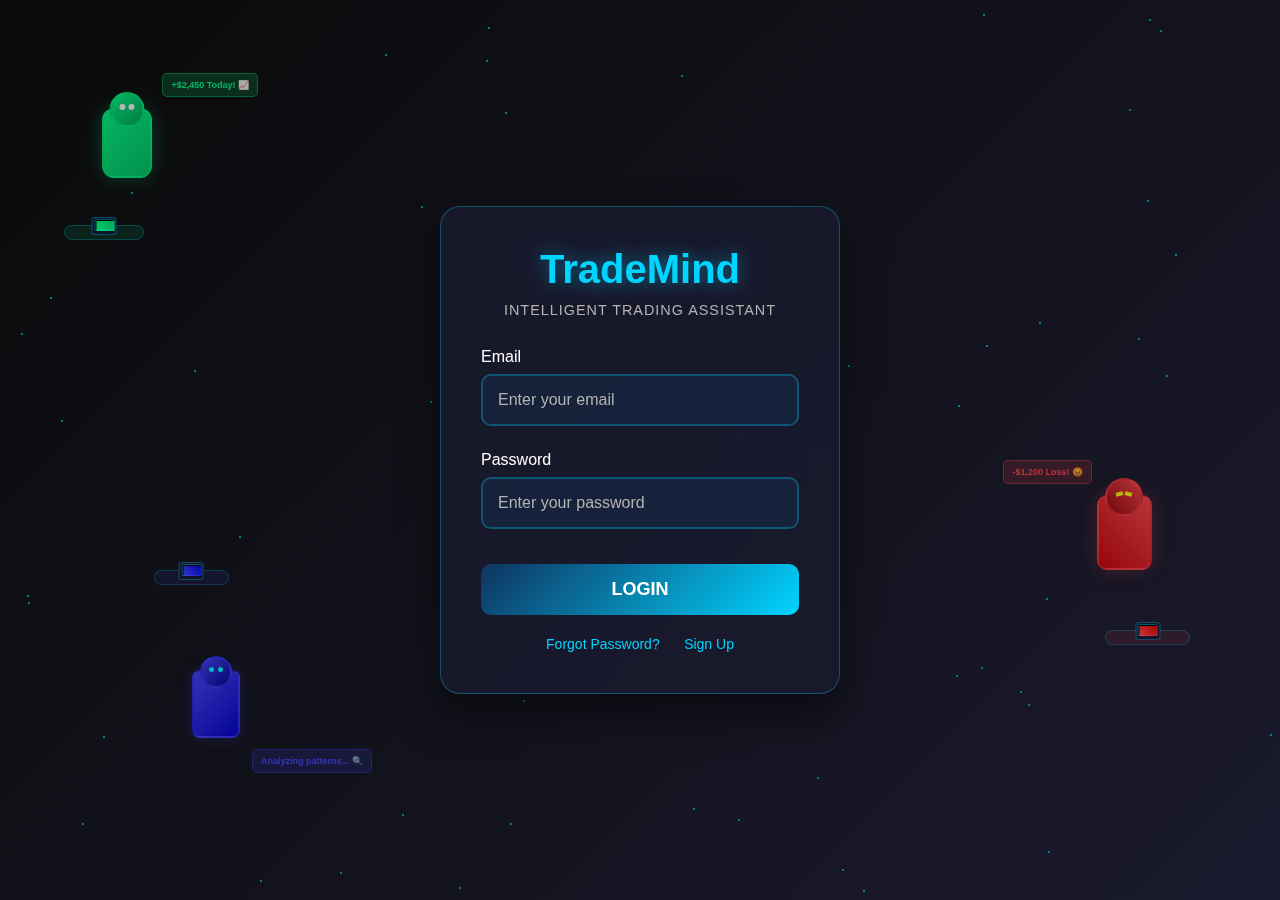
<file: index.html>
<!DOCTYPE html>
<html lang="en">
<head>
    <meta charset="UTF-8">
    <meta name="viewport" content="width=device-width, initial-scale=1.0">
    <title>TradeMind AI - Login</title>
    <style>
        /* CSS Custom Properties - These are like variables for consistent theming */
        :root {
            --primary-dark: #0a0a0a;
            --secondary-dark: #1a1a2e;
            --accent-blue: #16213e;
            --bright-blue: #0f3460;
            --neon-blue: #00d4ff;
            --text-primary: #ffffff;
            --text-secondary: #b3b3b3;
        }

        /* Reset and base styles */
        * {
            margin: 0;
            padding: 0;
            box-sizing: border-box;
        }

        body {
            font-family: 'Arial', sans-serif;
            background: linear-gradient(135deg, var(--primary-dark), var(--secondary-dark));
            min-height: 100vh;
            display: flex;
            align-items: center;
            justify-content: center;
            overflow: hidden;
        }

        /* Animated background particles */
        .bg-animation {
            position: fixed;
            top: 0;
            left: 0;
            width: 100%;
            height: 100%;
            z-index: -1;
        }

        .particle {
            position: absolute;
            width: 2px;
            height: 2px;
            background: var(--neon-blue);
            border-radius: 50%;
            animation: float 6s ease-in-out infinite;
            opacity: 0.7;
        }

        @keyframes float {
            0%, 100% { transform: translateY(0px) rotate(0deg); }
            50% { transform: translateY(-20px) rotate(180deg); }
        }

        /* AI Robot Animations - Each Robot is Unique */
        .robot {
            position: absolute;
            opacity: 0.7;
            z-index: -1;
        }

        /* ROBOT 1 - Happy Profitable Trader */
        .robot-1 {
            top: 12%;
            left: 8%;
            animation: happyBounce 3s ease-in-out infinite;
        }

        @keyframes happyBounce {
            0%, 100% { transform: translateY(0px) scale(1); }
            50% { transform: translateY(-8px) scale(1.05); }
        }

        .robot-1 .robot-body {
            width: 50px;
            height: 70px;
            background: linear-gradient(135deg, #00ff88, #00cc66);
            border-radius: 12px;
            position: relative;
            border: 2px solid rgba(0, 255, 136, 0.4);
            box-shadow: 0 0 20px rgba(0, 255, 136, 0.3);
        }

        .robot-1 .robot-head {
            width: 35px;
            height: 35px;
            background: linear-gradient(135deg, #00ff88, #00aa55);
            border-radius: 50%;
            position: absolute;
            top: -18px;
            left: 50%;
            transform: translateX(-50%);
            border: 2px solid rgba(0, 255, 136, 0.5);
        }

        .robot-1 .robot-eyes {
            width: 6px;
            height: 6px;
            background: #ffffff;
            border-radius: 50%;
            position: absolute;
            top: 10px;
            animation: happyBlink 2s ease-in-out infinite;
        }

        .robot-1 .robot-eyes.left { left: 8px; }
        .robot-1 .robot-eyes.right { right: 8px; }

        @keyframes happyBlink {
            0%, 85%, 100% { opacity: 1; }
            90% { opacity: 0; }
        }

        /* ROBOT 2 - Angry Loss-Making Trader */
        .robot-2 {
            top: 55%;
            right: 10%;
            animation: angryShake 2s ease-in-out infinite;
        }

        @keyframes angryShake {
            0%, 100% { transform: translateX(0px) rotate(0deg); }
            25% { transform: translateX(-3px) rotate(-2deg); }
            75% { transform: translateX(3px) rotate(2deg); }
        }

        .robot-2 .robot-body {
            width: 55px;
            height: 75px;
            background: linear-gradient(135deg, #ff4444, #cc0000);
            border-radius: 10px;
            position: relative;
            border: 2px solid rgba(255, 68, 68, 0.4);
            box-shadow: 0 0 20px rgba(255, 68, 68, 0.3);
            transform: scaleX(-1);
        }

        .robot-2 .robot-head {
            width: 38px;
            height: 38px;
            background: linear-gradient(135deg, #ff4444, #990000);
            border-radius: 50%;
            position: absolute;
            top: -19px;
            left: 50%;
            transform: translateX(-50%);
            border: 2px solid rgba(255, 68, 68, 0.5);
        }

        .robot-2 .robot-eyes {
            width: 7px;
            height: 4px;
            background: #ffff00;
            border-radius: 0;
            position: absolute;
            top: 12px;
            animation: angryGlow 1s ease-in-out infinite;
        }

        .robot-2 .robot-eyes.left { left: 9px; transform: rotate(-15deg); }
        .robot-2 .robot-eyes.right { right: 9px; transform: rotate(15deg); }

        @keyframes angryGlow {
            0%, 100% { opacity: 1; box-shadow: 0 0 5px #ffff00; }
            50% { opacity: 0.7; box-shadow: 0 0 10px #ffff00; }
        }

        /* ROBOT 3 - Focused Analyst */
        .robot-3 {
            bottom: 18%;
            left: 15%;
            animation: focusedWork 4s ease-in-out infinite;
        }

        @keyframes focusedWork {
            0%, 100% { transform: scale(1) rotate(0deg); }
            50% { transform: scale(1.02) rotate(1deg); }
        }

        .robot-3 .robot-body {
            width: 48px;
            height: 68px;
            background: linear-gradient(135deg, #4444ff, #0000cc);
            border-radius: 8px;
            position: relative;
            border: 2px solid rgba(68, 68, 255, 0.4);
            box-shadow: 0 0 15px rgba(68, 68, 255, 0.3);
        }

        .robot-3 .robot-head {
            width: 32px;
            height: 32px;
            background: linear-gradient(135deg, #4444ff, #000099);
            border-radius: 50%;
            position: absolute;
            top: -16px;
            left: 50%;
            transform: translateX(-50%);
            border: 2px solid rgba(68, 68, 255, 0.5);
        }

        .robot-3 .robot-eyes {
            width: 5px;
            height: 5px;
            background: #00ffff;
            border-radius: 50%;
            position: absolute;
            top: 9px;
            animation: focusedBlink 4s ease-in-out infinite;
        }

        .robot-3 .robot-eyes.left { left: 7px; }
        .robot-3 .robot-eyes.right { right: 7px; }

        @keyframes focusedBlink {
            0%, 95%, 100% { opacity: 1; }
            97% { opacity: 0; }
        }

        /* Desks/Tables for robots */
        .desk {
            position: absolute;
            background: rgba(26, 26, 46, 0.8);
            border: 1px solid rgba(0, 212, 255, 0.2);
            border-radius: 8px;
        }

        .desk-1 {
            width: 80px;
            height: 15px;
            top: 25%;
            left: 5%;
            background: rgba(0, 255, 136, 0.1);
        }

        .desk-2 {
            width: 85px;
            height: 15px;
            top: 70%;
            right: 7%;
            background: rgba(255, 68, 68, 0.1);
        }

        .desk-3 {
            width: 75px;
            height: 15px;
            bottom: 35%;
            left: 12%;
            background: rgba(68, 68, 255, 0.1);
        }

        /* Laptops on desks */
        .laptop {
            position: absolute;
            width: 25px;
            height: 18px;
            background: rgba(20, 20, 40, 0.9);
            border: 1px solid rgba(0, 212, 255, 0.3);
            border-radius: 3px;
            top: -9px;
            left: 50%;
            transform: translateX(-50%);
        }

        .laptop-screen {
            width: 20px;
            height: 12px;
            background: rgba(0, 0, 0, 0.8);
            border: 1px solid rgba(0, 212, 255, 0.4);
            border-radius: 2px;
            position: absolute;
            top: 1px;
            left: 50%;
            transform: translateX(-50%);
        }

        /* Different screen content for each laptop */
        .screen-content {
            position: absolute;
            width: 18px;
            height: 10px;
            top: 1px;
            left: 1px;
            animation: screenFlicker 2s ease-in-out infinite;
        }

        .screen-content.profit {
            background: linear-gradient(45deg, #00ff88, #00cc66);
            opacity: 0.8;
        }

        .screen-content.loss {
            background: linear-gradient(45deg, #ff4444, #cc0000);
            opacity: 0.8;
        }

        .screen-content.analysis {
            background: linear-gradient(45deg, #4444ff, #0000cc);
            opacity: 0.8;
        }

        @keyframes screenFlicker {
            0%, 100% { opacity: 0.8; }
            50% { opacity: 1; }
        }

        /* Work displays with different emotions */
        .work-display {
            position: absolute;
            border-radius: 5px;
            padding: 6px 8px;
            font-size: 9px;
            white-space: nowrap;
            animation: dataFlow 3s ease-in-out infinite;
            font-weight: bold;
        }

        .work-display.profit {
            background: rgba(0, 255, 136, 0.2);
            border: 1px solid rgba(0, 255, 136, 0.4);
            color: #00ff88;
            top: -35px;
            left: 60px;
        }

        .work-display.loss {
            background: rgba(255, 68, 68, 0.2);
            border: 1px solid rgba(255, 68, 68, 0.4);
            color: #ff4444;
            top: -35px;
            right: 60px;
        }

        .work-display.analysis {
            background: rgba(68, 68, 255, 0.2);
            border: 1px solid rgba(68, 68, 255, 0.4);
            color: #4444ff;
            bottom: -35px;
            left: 60px;
        }

        @keyframes dataFlow {
            0%, 100% { opacity: 0.8; transform: scale(1); }
            50% { opacity: 1; transform: scale(1.05); }
        }

        /* Main container */
        .login-container {
            background: rgba(26, 26, 46, 0.9);
            backdrop-filter: blur(10px);
            border: 1px solid rgba(0, 212, 255, 0.3);
            border-radius: 20px;
            padding: 40px;
            width: 400px;
            max-width: 90vw;
            box-shadow: 0 20px 40px rgba(0, 0, 0, 0.5);
            animation: slideIn 1s ease-out;
        }

        @keyframes slideIn {
            from {
                opacity: 0;
                transform: translateY(30px);
            }
            to {
                opacity: 1;
                transform: translateY(0);
            }
        }

        /* Logo and title */
        .logo-section {
            text-align: center;
            margin-bottom: 30px;
        }

        .logo {
            font-size: 2.5em;
            font-weight: bold;
            color: var(--neon-blue);
            text-shadow: 0 0 20px rgba(0, 212, 255, 0.5);
            margin-bottom: 10px;
        }

        .subtitle {
            color: var(--text-secondary);
            font-size: 0.9em;
            letter-spacing: 1px;
        }

        /* Form styling */
        .form-group {
            margin-bottom: 25px;
            position: relative;
        }

        .form-group label {
            display: block;
            color: var(--text-primary);
            margin-bottom: 8px;
            font-weight: 500;
        }

        .form-group input {
            width: 100%;
            padding: 15px;
            background: rgba(15, 52, 96, 0.3);
            border: 2px solid rgba(0, 212, 255, 0.3);
            border-radius: 10px;
            color: var(--text-primary);
            font-size: 16px;
            transition: all 0.3s ease;
        }

        .form-group input:focus {
            outline: none;
            border-color: var(--neon-blue);
            box-shadow: 0 0 20px rgba(0, 212, 255, 0.3);
            background: rgba(15, 52, 96, 0.5);
        }

        .form-group input::placeholder {
            color: var(--text-secondary);
        }

        /* Login button */
        .login-btn {
            width: 100%;
            padding: 15px;
            background: linear-gradient(135deg, var(--bright-blue), var(--neon-blue));
            border: none;
            border-radius: 10px;
            color: var(--text-primary);
            font-size: 18px;
            font-weight: bold;
            cursor: pointer;
            transition: all 0.3s ease;
            margin-top: 10px;
        }

        .login-btn:hover {
            transform: translateY(-2px);
            box-shadow: 0 10px 30px rgba(0, 212, 255, 0.4);
        }

        .login-btn:active {
            transform: translateY(0);
        }

        /* Links */
        .links {
            text-align: center;
            margin-top: 20px;
        }

        .links a {
            color: var(--neon-blue);
            text-decoration: none;
            font-size: 14px;
            margin: 0 10px;
            transition: color 0.3s ease;
        }

        .links a:hover {
            color: var(--text-primary);
        }

        /* Responsive design */
        @media (max-width: 480px) {
            .login-container {
                padding: 30px 20px;
            }
            
            .logo {
                font-size: 2em;
            }
        }
    </style>
</head>
<body>
    <!-- Animated background -->
    <div class="bg-animation" id="bgAnimation"></div>

    <!-- AI Robots with different personalities and setups -->
    
    <!-- Desk 1 - Happy Profitable Trader -->
    <div class="desk desk-1">
        <div class="laptop">
            <div class="laptop-screen">
                <div class="screen-content profit"></div>
            </div>
        </div>
    </div>
    
    <!-- Robot 1 - Happy because making profits -->
    <div class="robot robot-1">
        <div class="robot-body">
            <div class="robot-head">
                <div class="robot-eyes left"></div>
                <div class="robot-eyes right"></div>
            </div>
        </div>
        <div class="work-display profit">+$2,450 Today! 📈</div>
    </div>

    <!-- Desk 2 - Angry Loss-Making Trader -->
    <div class="desk desk-2">
        <div class="laptop">
            <div class="laptop-screen">
                <div class="screen-content loss"></div>
            </div>
        </div>
    </div>

    <!-- Robot 2 - Angry because losing money -->
    <div class="robot robot-2">
        <div class="robot-body">
            <div class="robot-head">
                <div class="robot-eyes left"></div>
                <div class="robot-eyes right"></div>
            </div>
        </div>
        <div class="work-display loss">-$1,200 Loss! 😡</div>
    </div>

    <!-- Desk 3 - Focused Analyst -->
    <div class="desk desk-3">
        <div class="laptop">
            <div class="laptop-screen">
                <div class="screen-content analysis"></div>
            </div>
        </div>
    </div>

    <!-- Robot 3 - Focused on deep analysis -->
    <div class="robot robot-3">
        <div class="robot-body">
            <div class="robot-head">
                <div class="robot-eyes left"></div>
                <div class="robot-eyes right"></div>
            </div>
        </div>
        <div class="work-display analysis">Analyzing patterns... 🔍</div>
    </div>

    <!-- Main login container -->
    <div class="login-container">
        <!-- Logo section -->
        <div class="logo-section">
            <div class="logo">TradeMind</div>
            <div class="subtitle">INTELLIGENT TRADING ASSISTANT</div>
        </div>

        <!-- Login form -->
        <form id="loginForm">
            <div class="form-group">
                <label for="email">Email</label>
                <input type="email" id="email" name="email" placeholder="Enter your email" required>
            </div>

            <div class="form-group">
                <label for="password">Password</label>
                <input type="password" id="password" name="password" placeholder="Enter your password" required>
            </div>

            <button type="submit" class="login-btn">LOGIN</button>
        </form>

        <!-- Additional links -->
        <div class="links">
            <a href="#" id="forgotPassword">Forgot Password?</a>
            <a href="signup.html">Sign Up</a>
        </div>
    </div>

    <script>
        // Create floating particles animation
        function createParticles() {
            const bgAnimation = document.getElementById('bgAnimation');
            const particleCount = 50;
            
            for (let i = 0; i < particleCount; i++) {
                const particle = document.createElement('div');
                particle.className = 'particle';
                
                particle.style.left = Math.random() * 100 + '%';
                particle.style.top = Math.random() * 100 + '%';
                particle.style.animationDelay = Math.random() * 6 + 's';
                
                bgAnimation.appendChild(particle);
            }
        }

        // Form submission handling
        document.getElementById('loginForm').addEventListener('submit', function(e) {
            e.preventDefault();
            
            const email = document.getElementById('email').value;
            const password = document.getElementById('password').value;
            
            if (email && password) {
                // Store login status in localStorage
                const userData = {
                    email: email,
                    loginTime: new Date().toISOString()
                };
                localStorage.setItem('isLoggedIn', 'true');
                localStorage.setItem('userData', JSON.stringify(userData));
                
                alert('Login successful! Redirecting to dashboard...');
                // Later we'll redirect to dashboard.html
                // window.location.href = 'dashboard.html';
            } else {
                alert('Please fill in all fields');
            }
        });

        // Forgot password link
        document.getElementById('forgotPassword').addEventListener('click', function(e) {
            e.preventDefault();
            alert('Forgot password functionality coming soon!');
        });

        // Initialize animations when page loads
        window.addEventListener('load', function() {
            createParticles();
        });
    </script>
</body>
</html>
</file>
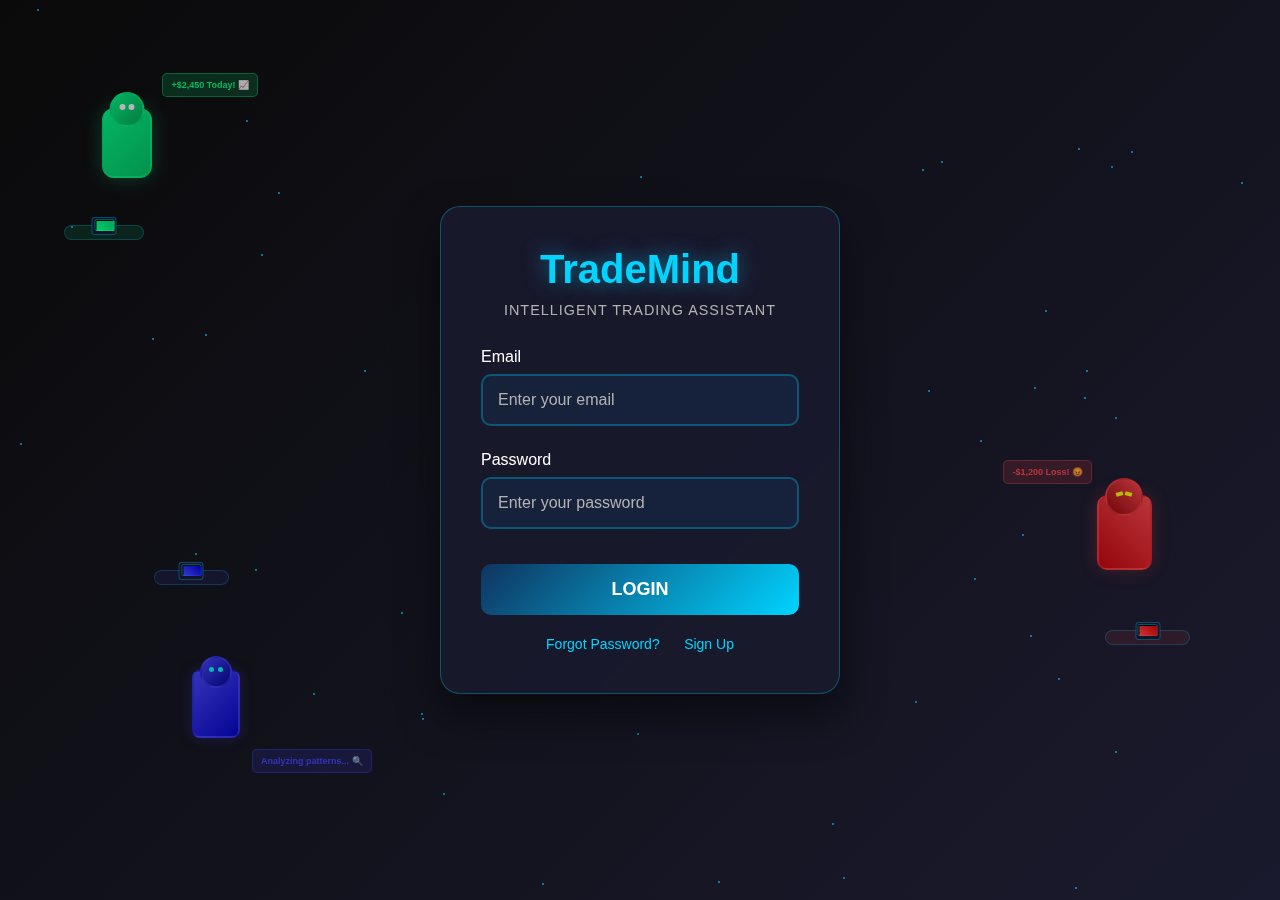
<file: frontend/index.html>
<!DOCTYPE html>
<html lang="en">
<head>
    <meta charset="UTF-8">
    <meta name="viewport" content="width=device-width, initial-scale=1.0">
    <title>TradeMind AI - Login</title>
    <style>
        /* CSS Custom Properties - These are like variables for consistent theming */
        :root {
            --primary-dark: #0a0a0a;
            --secondary-dark: #1a1a2e;
            --accent-blue: #16213e;
            --bright-blue: #0f3460;
            --neon-blue: #00d4ff;
            --text-primary: #ffffff;
            --text-secondary: #b3b3b3;
        }

        /* Reset and base styles */
        * {
            margin: 0;
            padding: 0;
            box-sizing: border-box;
        }

        body {
            font-family: 'Arial', sans-serif;
            background: linear-gradient(135deg, var(--primary-dark), var(--secondary-dark));
            min-height: 100vh;
            display: flex;
            align-items: center;
            justify-content: center;
            overflow: hidden;
        }

        /* Animated background particles */
        .bg-animation {
            position: fixed;
            top: 0;
            left: 0;
            width: 100%;
            height: 100%;
            z-index: -1;
        }

        .particle {
            position: absolute;
            width: 2px;
            height: 2px;
            background: var(--neon-blue);
            border-radius: 50%;
            animation: float 6s ease-in-out infinite;
            opacity: 0.7;
        }

        @keyframes float {
            0%, 100% { transform: translateY(0px) rotate(0deg); }
            50% { transform: translateY(-20px) rotate(180deg); }
        }

        /* AI Robot Animations - Each Robot is Unique */
        .robot {
            position: absolute;
            opacity: 0.7;
            z-index: -1;
        }

        /* ROBOT 1 - Happy Profitable Trader */
        .robot-1 {
            top: 12%;
            left: 8%;
            animation: happyBounce 3s ease-in-out infinite;
        }

        @keyframes happyBounce {
            0%, 100% { transform: translateY(0px) scale(1); }
            50% { transform: translateY(-8px) scale(1.05); }
        }

        .robot-1 .robot-body {
            width: 50px;
            height: 70px;
            background: linear-gradient(135deg, #00ff88, #00cc66);
            border-radius: 12px;
            position: relative;
            border: 2px solid rgba(0, 255, 136, 0.4);
            box-shadow: 0 0 20px rgba(0, 255, 136, 0.3);
        }

        .robot-1 .robot-head {
            width: 35px;
            height: 35px;
            background: linear-gradient(135deg, #00ff88, #00aa55);
            border-radius: 50%;
            position: absolute;
            top: -18px;
            left: 50%;
            transform: translateX(-50%);
            border: 2px solid rgba(0, 255, 136, 0.5);
        }

        .robot-1 .robot-eyes {
            width: 6px;
            height: 6px;
            background: #ffffff;
            border-radius: 50%;
            position: absolute;
            top: 10px;
            animation: happyBlink 2s ease-in-out infinite;
        }

        .robot-1 .robot-eyes.left { left: 8px; }
        .robot-1 .robot-eyes.right { right: 8px; }

        @keyframes happyBlink {
            0%, 85%, 100% { opacity: 1; }
            90% { opacity: 0; }
        }

        /* ROBOT 2 - Angry Loss-Making Trader */
        .robot-2 {
            top: 55%;
            right: 10%;
            animation: angryShake 2s ease-in-out infinite;
        }

        @keyframes angryShake {
            0%, 100% { transform: translateX(0px) rotate(0deg); }
            25% { transform: translateX(-3px) rotate(-2deg); }
            75% { transform: translateX(3px) rotate(2deg); }
        }

        .robot-2 .robot-body {
            width: 55px;
            height: 75px;
            background: linear-gradient(135deg, #ff4444, #cc0000);
            border-radius: 10px;
            position: relative;
            border: 2px solid rgba(255, 68, 68, 0.4);
            box-shadow: 0 0 20px rgba(255, 68, 68, 0.3);
            transform: scaleX(-1);
        }

        .robot-2 .robot-head {
            width: 38px;
            height: 38px;
            background: linear-gradient(135deg, #ff4444, #990000);
            border-radius: 50%;
            position: absolute;
            top: -19px;
            left: 50%;
            transform: translateX(-50%);
            border: 2px solid rgba(255, 68, 68, 0.5);
        }

        .robot-2 .robot-eyes {
            width: 7px;
            height: 4px;
            background: #ffff00;
            border-radius: 0;
            position: absolute;
            top: 12px;
            animation: angryGlow 1s ease-in-out infinite;
        }

        .robot-2 .robot-eyes.left { left: 9px; transform: rotate(-15deg); }
        .robot-2 .robot-eyes.right { right: 9px; transform: rotate(15deg); }

        @keyframes angryGlow {
            0%, 100% { opacity: 1; box-shadow: 0 0 5px #ffff00; }
            50% { opacity: 0.7; box-shadow: 0 0 10px #ffff00; }
        }

        /* ROBOT 3 - Focused Analyst */
        .robot-3 {
            bottom: 18%;
            left: 15%;
            animation: focusedWork 4s ease-in-out infinite;
        }

        @keyframes focusedWork {
            0%, 100% { transform: scale(1) rotate(0deg); }
            50% { transform: scale(1.02) rotate(1deg); }
        }

        .robot-3 .robot-body {
            width: 48px;
            height: 68px;
            background: linear-gradient(135deg, #4444ff, #0000cc);
            border-radius: 8px;
            position: relative;
            border: 2px solid rgba(68, 68, 255, 0.4);
            box-shadow: 0 0 15px rgba(68, 68, 255, 0.3);
        }

        .robot-3 .robot-head {
            width: 32px;
            height: 32px;
            background: linear-gradient(135deg, #4444ff, #000099);
            border-radius: 50%;
            position: absolute;
            top: -16px;
            left: 50%;
            transform: translateX(-50%);
            border: 2px solid rgba(68, 68, 255, 0.5);
        }

        .robot-3 .robot-eyes {
            width: 5px;
            height: 5px;
            background: #00ffff;
            border-radius: 50%;
            position: absolute;
            top: 9px;
            animation: focusedBlink 4s ease-in-out infinite;
        }

        .robot-3 .robot-eyes.left { left: 7px; }
        .robot-3 .robot-eyes.right { right: 7px; }

        @keyframes focusedBlink {
            0%, 95%, 100% { opacity: 1; }
            97% { opacity: 0; }
        }

        /* Desks/Tables for robots */
        .desk {
            position: absolute;
            background: rgba(26, 26, 46, 0.8);
            border: 1px solid rgba(0, 212, 255, 0.2);
            border-radius: 8px;
        }

        .desk-1 {
            width: 80px;
            height: 15px;
            top: 25%;
            left: 5%;
            background: rgba(0, 255, 136, 0.1);
        }

        .desk-2 {
            width: 85px;
            height: 15px;
            top: 70%;
            right: 7%;
            background: rgba(255, 68, 68, 0.1);
        }

        .desk-3 {
            width: 75px;
            height: 15px;
            bottom: 35%;
            left: 12%;
            background: rgba(68, 68, 255, 0.1);
        }

        /* Laptops on desks */
        .laptop {
            position: absolute;
            width: 25px;
            height: 18px;
            background: rgba(20, 20, 40, 0.9);
            border: 1px solid rgba(0, 212, 255, 0.3);
            border-radius: 3px;
            top: -9px;
            left: 50%;
            transform: translateX(-50%);
        }

        .laptop-screen {
            width: 20px;
            height: 12px;
            background: rgba(0, 0, 0, 0.8);
            border: 1px solid rgba(0, 212, 255, 0.4);
            border-radius: 2px;
            position: absolute;
            top: 1px;
            left: 50%;
            transform: translateX(-50%);
        }

        /* Different screen content for each laptop */
        .screen-content {
            position: absolute;
            width: 18px;
            height: 10px;
            top: 1px;
            left: 1px;
            animation: screenFlicker 2s ease-in-out infinite;
        }

        .screen-content.profit {
            background: linear-gradient(45deg, #00ff88, #00cc66);
            opacity: 0.8;
        }

        .screen-content.loss {
            background: linear-gradient(45deg, #ff4444, #cc0000);
            opacity: 0.8;
        }

        .screen-content.analysis {
            background: linear-gradient(45deg, #4444ff, #0000cc);
            opacity: 0.8;
        }

        @keyframes screenFlicker {
            0%, 100% { opacity: 0.8; }
            50% { opacity: 1; }
        }

        /* Work displays with different emotions */
        .work-display {
            position: absolute;
            border-radius: 5px;
            padding: 6px 8px;
            font-size: 9px;
            white-space: nowrap;
            animation: dataFlow 3s ease-in-out infinite;
            font-weight: bold;
        }

        .work-display.profit {
            background: rgba(0, 255, 136, 0.2);
            border: 1px solid rgba(0, 255, 136, 0.4);
            color: #00ff88;
            top: -35px;
            left: 60px;
        }

        .work-display.loss {
            background: rgba(255, 68, 68, 0.2);
            border: 1px solid rgba(255, 68, 68, 0.4);
            color: #ff4444;
            top: -35px;
            right: 60px;
        }

        .work-display.analysis {
            background: rgba(68, 68, 255, 0.2);
            border: 1px solid rgba(68, 68, 255, 0.4);
            color: #4444ff;
            bottom: -35px;
            left: 60px;
        }

        @keyframes dataFlow {
            0%, 100% { opacity: 0.8; transform: scale(1); }
            50% { opacity: 1; transform: scale(1.05); }
        }

        /* Main container */
        .login-container {
            background: rgba(26, 26, 46, 0.9);
            backdrop-filter: blur(10px);
            border: 1px solid rgba(0, 212, 255, 0.3);
            border-radius: 20px;
            padding: 40px;
            width: 400px;
            max-width: 90vw;
            box-shadow: 0 20px 40px rgba(0, 0, 0, 0.5);
            animation: slideIn 1s ease-out;
        }

        @keyframes slideIn {
            from {
                opacity: 0;
                transform: translateY(30px);
            }
            to {
                opacity: 1;
                transform: translateY(0);
            }
        }

        /* Logo and title */
        .logo-section {
            text-align: center;
            margin-bottom: 30px;
        }

        .logo {
            font-size: 2.5em;
            font-weight: bold;
            color: var(--neon-blue);
            text-shadow: 0 0 20px rgba(0, 212, 255, 0.5);
            margin-bottom: 10px;
        }

        .subtitle {
            color: var(--text-secondary);
            font-size: 0.9em;
            letter-spacing: 1px;
        }

        /* Form styling */
        .form-group {
            margin-bottom: 25px;
            position: relative;
        }

        .form-group label {
            display: block;
            color: var(--text-primary);
            margin-bottom: 8px;
            font-weight: 500;
        }

        .form-group input {
            width: 100%;
            padding: 15px;
            background: rgba(15, 52, 96, 0.3);
            border: 2px solid rgba(0, 212, 255, 0.3);
            border-radius: 10px;
            color: var(--text-primary);
            font-size: 16px;
            transition: all 0.3s ease;
        }

        .form-group input:focus {
            outline: none;
            border-color: var(--neon-blue);
            box-shadow: 0 0 20px rgba(0, 212, 255, 0.3);
            background: rgba(15, 52, 96, 0.5);
        }

        .form-group input::placeholder {
            color: var(--text-secondary);
        }

        /* Login button */
        .login-btn {
            width: 100%;
            padding: 15px;
            background: linear-gradient(135deg, var(--bright-blue), var(--neon-blue));
            border: none;
            border-radius: 10px;
            color: var(--text-primary);
            font-size: 18px;
            font-weight: bold;
            cursor: pointer;
            transition: all 0.3s ease;
            margin-top: 10px;
        }

        .login-btn:hover {
            transform: translateY(-2px);
            box-shadow: 0 10px 30px rgba(0, 212, 255, 0.4);
        }

        .login-btn:active {
            transform: translateY(0);
        }

        /* Links */
        .links {
            text-align: center;
            margin-top: 20px;
        }

        .links a {
            color: var(--neon-blue);
            text-decoration: none;
            font-size: 14px;
            margin: 0 10px;
            transition: color 0.3s ease;
        }

        .links a:hover {
            color: var(--text-primary);
        }

        /* Responsive design */
        @media (max-width: 480px) {
            .login-container {
                padding: 30px 20px;
            }
            
            .logo {
                font-size: 2em;
            }
        }
    </style>
</head>
<body>
    <!-- Animated background -->
    <div class="bg-animation" id="bgAnimation"></div>

    <!-- AI Robots with different personalities and setups -->
    
    <!-- Desk 1 - Happy Profitable Trader -->
    <div class="desk desk-1">
        <div class="laptop">
            <div class="laptop-screen">
                <div class="screen-content profit"></div>
            </div>
        </div>
    </div>
    
    <!-- Robot 1 - Happy because making profits -->
    <div class="robot robot-1">
        <div class="robot-body">
            <div class="robot-head">
                <div class="robot-eyes left"></div>
                <div class="robot-eyes right"></div>
            </div>
        </div>
        <div class="work-display profit">+$2,450 Today! 📈</div>
    </div>

    <!-- Desk 2 - Angry Loss-Making Trader -->
    <div class="desk desk-2">
        <div class="laptop">
            <div class="laptop-screen">
                <div class="screen-content loss"></div>
            </div>
        </div>
    </div>

    <!-- Robot 2 - Angry because losing money -->
    <div class="robot robot-2">
        <div class="robot-body">
            <div class="robot-head">
                <div class="robot-eyes left"></div>
                <div class="robot-eyes right"></div>
            </div>
        </div>
        <div class="work-display loss">-$1,200 Loss! 😡</div>
    </div>

    <!-- Desk 3 - Focused Analyst -->
    <div class="desk desk-3">
        <div class="laptop">
            <div class="laptop-screen">
                <div class="screen-content analysis"></div>
            </div>
        </div>
    </div>

    <!-- Robot 3 - Focused on deep analysis -->
    <div class="robot robot-3">
        <div class="robot-body">
            <div class="robot-head">
                <div class="robot-eyes left"></div>
                <div class="robot-eyes right"></div>
            </div>
        </div>
        <div class="work-display analysis">Analyzing patterns... 🔍</div>
    </div>

    <!-- Main login container -->
    <div class="login-container">
        <!-- Logo section -->
        <div class="logo-section">
            <div class="logo">TradeMind</div>
            <div class="subtitle">INTELLIGENT TRADING ASSISTANT</div>
        </div>

        <!-- Login form -->
        <form id="loginForm">
            <div class="form-group">
                <label for="email">Email</label>
                <input type="email" id="email" name="email" placeholder="Enter your email" required>
            </div>

            <div class="form-group">
                <label for="password">Password</label>
                <input type="password" id="password" name="password" placeholder="Enter your password" required>
            </div>

            <button type="submit" class="login-btn">LOGIN</button>
        </form>

        <!-- Additional links -->
        <div class="links">
            <a href="#" id="forgotPassword">Forgot Password?</a>
            <a href="signup.html">Sign Up</a>
        </div>
    </div>

    <script>
        // Create floating particles animation
        function createParticles() {
            const bgAnimation = document.getElementById('bgAnimation');
            const particleCount = 50;
            
            for (let i = 0; i < particleCount; i++) {
                const particle = document.createElement('div');
                particle.className = 'particle';
                
                particle.style.left = Math.random() * 100 + '%';
                particle.style.top = Math.random() * 100 + '%';
                particle.style.animationDelay = Math.random() * 6 + 's';
                
                bgAnimation.appendChild(particle);
            }
        }

        // Form submission handling
        document.getElementById('loginForm').addEventListener('submit', function(e) {
            e.preventDefault();
            
            const email = document.getElementById('email').value;
            const password = document.getElementById('password').value;
            
            if (email && password) {
                // Store login status in localStorage
                const userData = {
                    email: email,
                    loginTime: new Date().toISOString()
                };
                localStorage.setItem('isLoggedIn', 'true');
                localStorage.setItem('userData', JSON.stringify(userData));
                
                alert('Login successful! Redirecting to dashboard...');
                // Redirect to dashboard after 1 second
                setTimeout(() => {
                    window.location.href = 'dashboard.html';
                }, 1000);
            } else {
                alert('Please fill in all fields');
            }
        });

        // Forgot password link
        document.getElementById('forgotPassword').addEventListener('click', function(e) {
            e.preventDefault();
            alert('Forgot password functionality coming soon!');
        });

        // Initialize animations when page loads
        window.addEventListener('load', function() {
            createParticles();
        });
    </script>
</body>
</html>
</file>
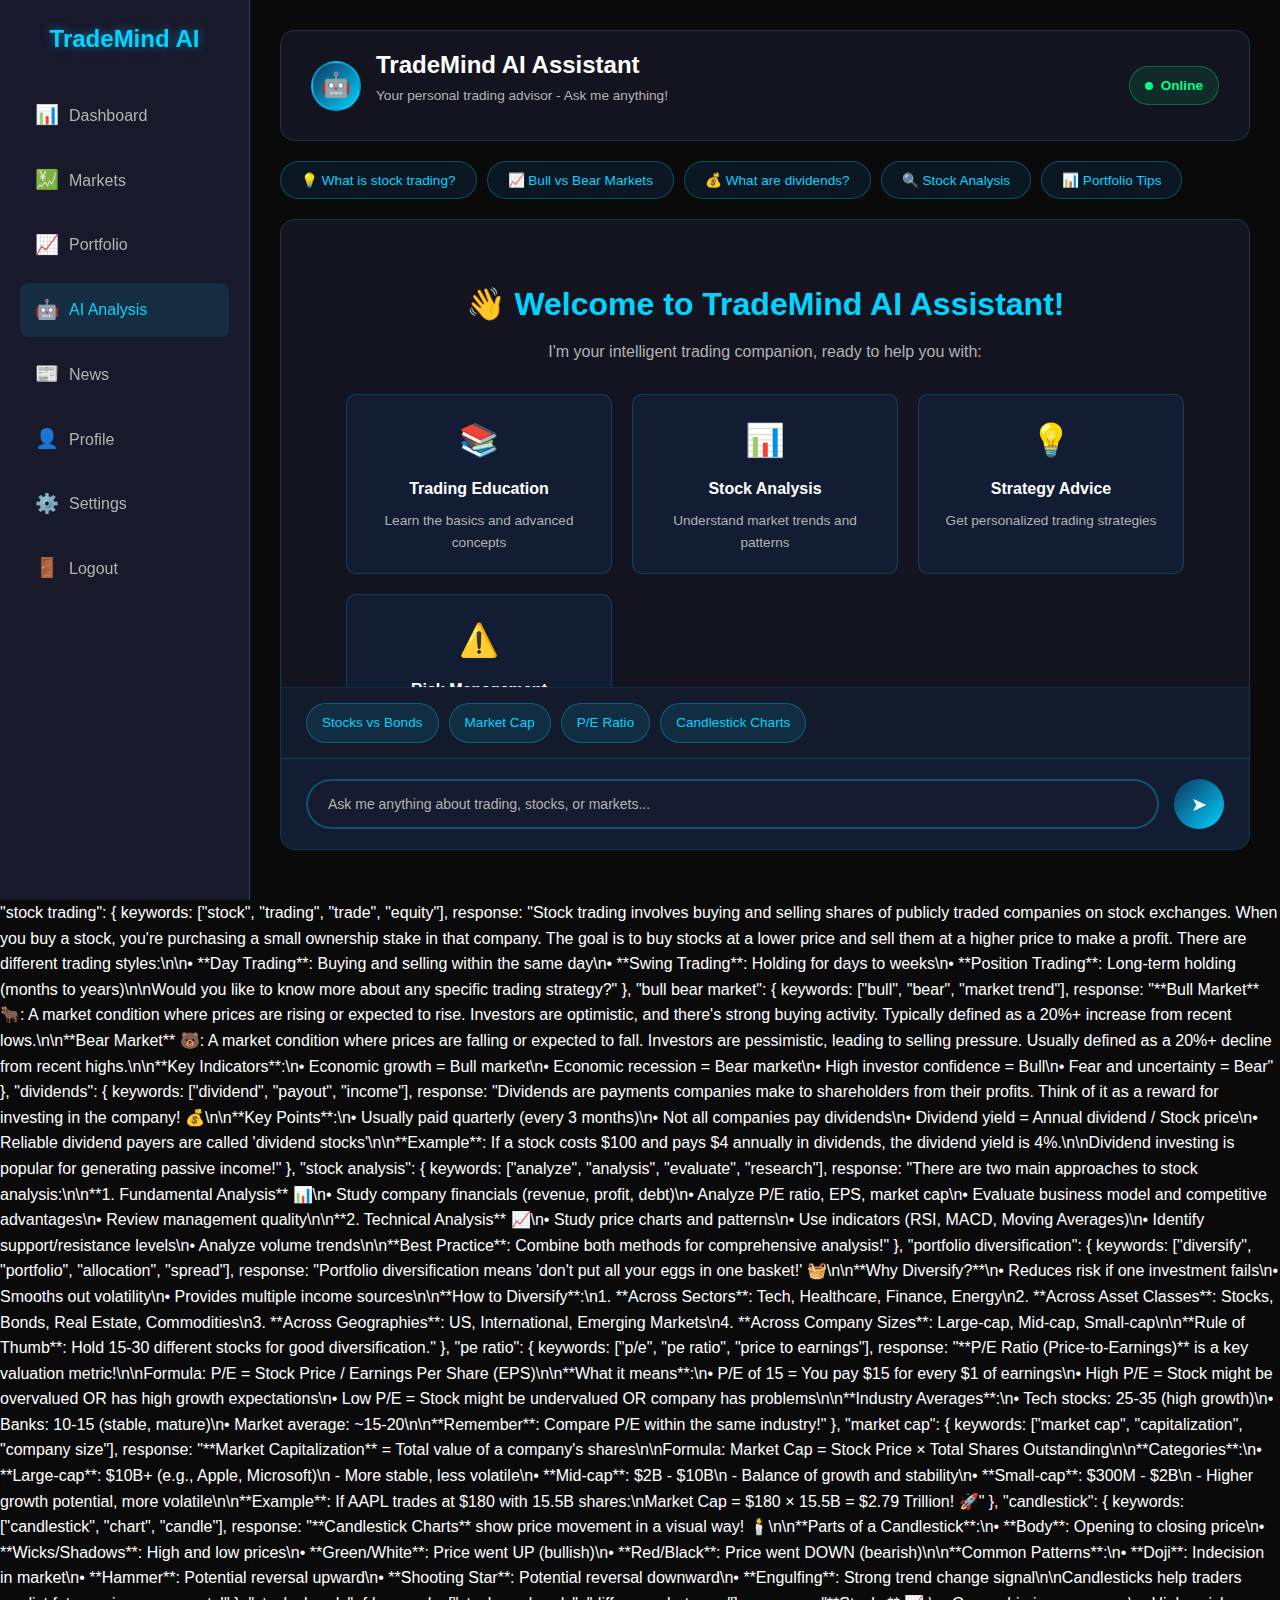
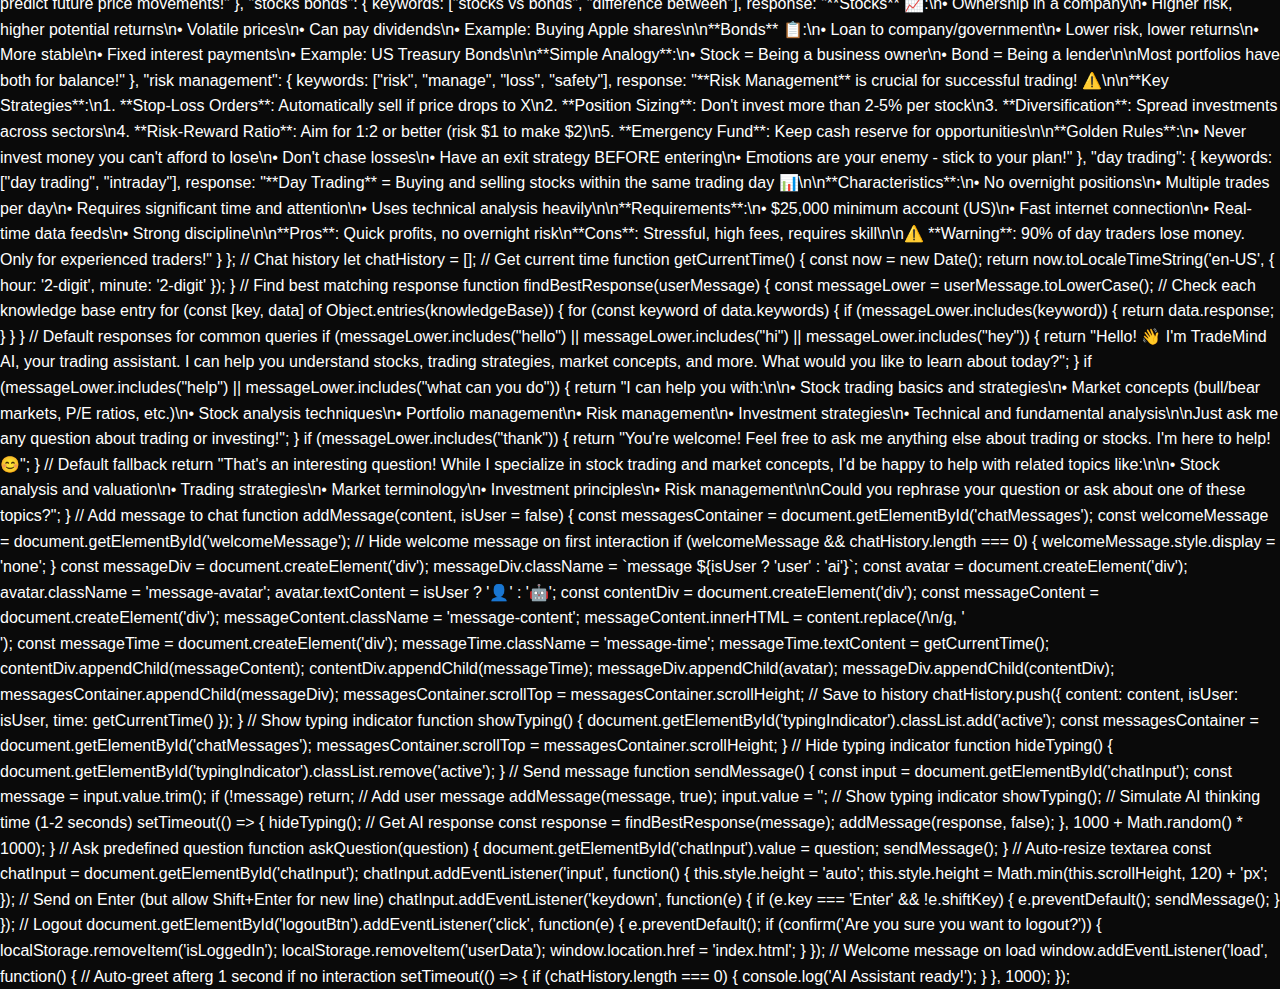
<file: assistant.html>
<!DOCTYPE html>
<html lang="en">

<head>
    <meta charset="UTF-8">
    <meta name="viewport" content="width=device-width, initial-scale=1.0">
    <title>TradeMind AI - AI Assistant</title>
    <link rel="stylesheet" href="styles.css">
    <style>
        body {
            background: var(--primary-dark);
            overflow-y: auto;
        }

        .assistant-wrapper {
            display: flex;
            min-height: 100vh;
        }

        /* Sidebar */
        .sidebar {
            width: 250px;
            background: rgba(26, 26, 46, 0.95);
            border-right: 1px solid rgba(0, 212, 255, 0.3);
            padding: 20px;
            position: fixed;
            height: 100vh;
            overflow-y: auto;
        }

        .sidebar-logo {
            font-size: 1.5em;
            font-weight: bold;
            color: var(--neon-blue);
            text-align: center;
            margin-bottom: 30px;
            text-shadow: 0 0 10px rgba(0, 212, 255, 0.5);
        }

        .nav-menu {
            list-style: none;
        }

        .nav-item {
            margin-bottom: 10px;
        }

        .nav-link {
            display: flex;
            align-items: center;
            padding: 12px 15px;
            color: var(--text-secondary);
            text-decoration: none;
            border-radius: 8px;
            transition: all 0.3s ease;
        }

        .nav-link:hover,
        .nav-link.active {
            background: rgba(0, 212, 255, 0.1);
            color: var(--neon-blue);
        }

        .nav-icon {
            margin-right: 10px;
            font-size: 1.2em;
        }

        /* Main Content */
        .main-content {
            flex: 1;
            margin-left: 250px;
            padding: 30px;
            display: flex;
            flex-direction: column;
            height: 100vh;
        }

        /* Header */
        .chat-header {
            background: rgba(26, 26, 46, 0.6);
            border: 1px solid rgba(0, 212, 255, 0.2);
            border-radius: 15px;
            padding: 20px 30px;
            margin-bottom: 20px;
            display: flex;
            justify-content: space-between;
            align-items: center;
        }

        .header-left {
            display: flex;
            align-items: center;
            gap: 15px;
        }

        .ai-avatar {
            width: 50px;
            height: 50px;
            background: linear-gradient(135deg, var(--bright-blue), var(--neon-blue));
            border-radius: 50%;
            display: flex;
            align-items: center;
            justify-content: center;
            font-size: 1.5em;
            border: 2px solid rgba(0, 212, 255, 0.5);
        }

        .header-info h1 {
            color: var(--text-primary);
            font-size: 1.5em;
            margin-bottom: 5px;
        }

        .header-info p {
            color: var(--text-secondary);
            font-size: 0.85em;
        }

        .status-indicator {
            display: flex;
            align-items: center;
            gap: 8px;
            padding: 8px 15px;
            background: rgba(0, 255, 136, 0.1);
            border: 1px solid rgba(0, 255, 136, 0.3);
            border-radius: 20px;
        }

        .status-dot {
            width: 8px;
            height: 8px;
            background: var(--success-green);
            border-radius: 50%;
            animation: pulse 2s ease-in-out infinite;
        }

        .status-text {
            color: var(--success-green);
            font-size: 0.85em;
            font-weight: 600;
        }

        /* Quick Actions */
        .quick-actions {
            display: flex;
            gap: 10px;
            margin-bottom: 20px;
            flex-wrap: wrap;
        }

        .quick-action-btn {
            padding: 10px 20px;
            background: rgba(15, 52, 96, 0.3);
            border: 1px solid rgba(0, 212, 255, 0.3);
            border-radius: 20px;
            color: var(--neon-blue);
            font-size: 0.85em;
            cursor: pointer;
            transition: all 0.3s ease;
        }

        .quick-action-btn:hover {
            background: rgba(0, 212, 255, 0.2);
            border-color: var(--neon-blue);
            transform: translateY(-2px);
        }

        /* Chat Container */
        .chat-container {
            flex: 1;
            background: rgba(26, 26, 46, 0.6);
            border: 1px solid rgba(0, 212, 255, 0.2);
            border-radius: 15px;
            display: flex;
            flex-direction: column;
            overflow: hidden;
            margin-bottom: 20px;
        }

        .chat-messages {
            flex: 1;
            overflow-y: auto;
            padding: 25px;
            display: flex;
            flex-direction: column;
            gap: 20px;
        }

        /* Message Bubbles */
        .message {
            display: flex;
            gap: 15px;
            animation: slideIn 0.3s ease-out;
        }

        .message.user {
            flex-direction: row-reverse;
        }

        .message-avatar {
            width: 40px;
            height: 40px;
            border-radius: 50%;
            display: flex;
            align-items: center;
            justify-content: center;
            font-size: 1.2em;
            flex-shrink: 0;
        }

        .message.ai .message-avatar {
            background: linear-gradient(135deg, var(--bright-blue), var(--neon-blue));
            border: 2px solid rgba(0, 212, 255, 0.5);
        }

        .message.user .message-avatar {
            background: linear-gradient(135deg, #9944ff, #6600cc);
            border: 2px solid rgba(153, 68, 255, 0.5);
        }

        .message-content {
            max-width: 70%;
            padding: 15px 20px;
            border-radius: 15px;
            line-height: 1.6;
        }

        .message.ai .message-content {
            background: rgba(15, 52, 96, 0.4);
            border: 1px solid rgba(0, 212, 255, 0.3);
            color: var(--text-primary);
        }

        .message.user .message-content {
            background: rgba(0, 212, 255, 0.2);
            border: 1px solid rgba(0, 212, 255, 0.4);
            color: var(--text-primary);
        }

        .message-time {
            font-size: 0.75em;
            color: var(--text-secondary);
            margin-top: 5px;
        }

        /* Typing Indicator */
        .typing-indicator {
            display: none;
            align-items: center;
            gap: 15px;
        }

        .typing-indicator.active {
            display: flex;
        }

        .typing-dots {
            display: flex;
            gap: 5px;
            padding: 15px 20px;
            background: rgba(15, 52, 96, 0.4);
            border: 1px solid rgba(0, 212, 255, 0.3);
            border-radius: 15px;
        }

        .typing-dot {
            width: 8px;
            height: 8px;
            background: var(--neon-blue);
            border-radius: 50%;
            animation: typing 1.4s infinite;
        }

        .typing-dot:nth-child(2) {
            animation-delay: 0.2s;
        }

        .typing-dot:nth-child(3) {
            animation-delay: 0.4s;
        }

        @keyframes typing {

            0%,
            60%,
            100% {
                transform: translateY(0);
                opacity: 0.7;
            }

            30% {
                transform: translateY(-10px);
                opacity: 1;
            }
        }

        /* Input Area */
        .chat-input-area {
            padding: 20px 25px;
            background: rgba(15, 52, 96, 0.3);
            border-top: 1px solid rgba(0, 212, 255, 0.2);
            display: flex;
            gap: 15px;
            align-items: center;
        }

        .chat-input {
            flex: 1;
            padding: 15px 20px;
            background: rgba(26, 26, 46, 0.6);
            border: 2px solid rgba(0, 212, 255, 0.3);
            border-radius: 25px;
            color: var(--text-primary);
            font-size: 14px;
            resize: none;
            max-height: 120px;
            min-height: 50px;
            font-family: inherit;
        }

        .chat-input:focus {
            outline: none;
            border-color: var(--neon-blue);
            box-shadow: 0 0 15px rgba(0, 212, 255, 0.3);
        }

        .send-btn {
            width: 50px;
            height: 50px;
            background: linear-gradient(135deg, var(--bright-blue), var(--neon-blue));
            border: none;
            border-radius: 50%;
            color: var(--text-primary);
            font-size: 1.2em;
            cursor: pointer;
            transition: all 0.3s ease;
            display: flex;
            align-items: center;
            justify-content: center;
        }

        .send-btn:hover {
            transform: scale(1.1);
            box-shadow: 0 5px 20px rgba(0, 212, 255, 0.4);
        }

        .send-btn:active {
            transform: scale(0.95);
        }

        .send-btn:disabled {
            opacity: 0.5;
            cursor: not-allowed;
        }

        /* Suggestions */
        .suggestions {
            display: flex;
            gap: 10px;
            flex-wrap: wrap;
            padding: 15px 25px;
            background: rgba(15, 52, 96, 0.2);
            border-top: 1px solid rgba(0, 212, 255, 0.1);
        }

        .suggestion-chip {
            padding: 8px 15px;
            background: rgba(0, 212, 255, 0.1);
            border: 1px solid rgba(0, 212, 255, 0.3);
            border-radius: 20px;
            color: var(--neon-blue);
            font-size: 0.85em;
            cursor: pointer;
            transition: all 0.3s ease;
        }

        .suggestion-chip:hover {
            background: rgba(0, 212, 255, 0.2);
            transform: translateY(-2px);
        }

        /* Welcome Message */
        .welcome-message {
            text-align: center;
            padding: 40px;
            color: var(--text-secondary);
        }

        .welcome-message h2 {
            color: var(--neon-blue);
            margin-bottom: 15px;
        }

        .welcome-features {
            display: grid;
            grid-template-columns: repeat(auto-fit, minmax(200px, 1fr));
            gap: 20px;
            margin-top: 30px;
        }

        .feature-card {
            background: rgba(15, 52, 96, 0.3);
            border: 1px solid rgba(0, 212, 255, 0.2);
            border-radius: 10px;
            padding: 20px;
            text-align: center;
            transition: all 0.3s ease;
        }

        .feature-card:hover {
            transform: translateY(-5px);
            border-color: var(--neon-blue);
        }

        .feature-icon {
            font-size: 2em;
            margin-bottom: 10px;
        }

        .feature-title {
            color: var(--text-primary);
            font-weight: 600;
            margin-bottom: 8px;
        }

        .feature-desc {
            font-size: 0.85em;
            color: var(--text-secondary);
        }

        @keyframes slideIn {
            from {
                opacity: 0;
                transform: translateY(10px);
            }

            to {
                opacity: 1;
                transform: translateY(0);
            }
        }

        /* Responsive */
        @media (max-width: 768px) {
            .sidebar {
                transform: translateX(-100%);
            }

            .main-content {
                margin-left: 0;
            }

            .message-content {
                max-width: 85%;
            }

            .welcome-features {
                grid-template-columns: 1fr;
            }
        }
    </style>
</head>

<body>
    <div class="assistant-wrapper">
        <!-- Sidebar -->
        <aside class="sidebar">
            <div class="sidebar-logo">TradeMind AI</div>
            <ul class="nav-menu">
                <li class="nav-item">
                    <a href="dashboard.html" class="nav-link">
                        <span class="nav-icon">📊</span>
                        Dashboard
                    </a>
                </li>
                <li class="nav-item">
                    <a href="markets.html" class="nav-link">
                        <span class="nav-icon">💹</span>
                        Markets
                    </a>
                </li>
                <li class="nav-item">
                    <a href="portfolio.html" class="nav-link">
                        <span class="nav-icon">📈</span>
                        Portfolio
                    </a>
                </li>
                <li class="nav-item">
                    <a href="assistant.html" class="nav-link active">
                        <span class="nav-icon">🤖</span>
                        AI Analysis
                    </a>
                </li>
                <li class="nav-item">
                    <a href="news.html" class="nav-link">
                        <span class="nav-icon">📰</span>
                        News
                    </a>
                </li>
                <li class="nav-item">
                    <a href="profile.html" class="nav-link">
                        <span class="nav-icon">👤</span>
                        Profile
                    </a>
                </li>
                <li class="nav-item">
                    <a href="#" class="nav-link">
                        <span class="nav-icon">⚙️</span>
                        Settings
                    </a>
                </li>
                <li class="nav-item">
                    <a href="index.html" class="nav-link" id="logoutBtn">
                        <span class="nav-icon">🚪</span>
                        Logout
                    </a>
                </li>
            </ul>
        </aside>

        <!-- Main Content -->
        <main class="main-content">
            <!-- Header -->
            <div class="chat-header">
                <div class="header-left">
                    <div class="ai-avatar">🤖</div>
                    <div class="header-info">
                        <h1>TradeMind AI Assistant</h1>
                        <p>Your personal trading advisor - Ask me anything!</p>
                    </div>
                </div>
                <div class="status-indicator">
                    <div class="status-dot"></div>
                    <span class="status-text">Online</span>
                </div>
            </div>

            <!-- Quick Actions -->
            <div class="quick-actions">
                <button class="quick-action-btn" onclick="askQuestion('What is stock trading?')">💡 What is stock
                    trading?</button>
                <button class="quick-action-btn" onclick="askQuestion('Explain bull and bear markets')">📈 Bull vs Bear
                    Markets</button>
                <button class="quick-action-btn" onclick="askQuestion('What are dividends?')">💰 What are
                    dividends?</button>
                <button class="quick-action-btn" onclick="askQuestion('How to analyze stocks?')">🔍 Stock
                    Analysis</button>
                <button class="quick-action-btn" onclick="askQuestion('What is portfolio diversification?')">📊
                    Portfolio Tips</button>
            </div>

            <!-- Chat Container -->
            <div class="chat-container">
                <div class="chat-messages" id="chatMessages">
                    <!-- Welcome Message -->
                    <div class="welcome-message" id="welcomeMessage">
                        <h2>👋 Welcome to TradeMind AI Assistant!</h2>
                        <p>I'm your intelligent trading companion, ready to help you with:</p>

                        <div class="welcome-features">
                            <div class="feature-card">
                                <div class="feature-icon">📚</div>
                                <div class="feature-title">Trading Education</div>
                                <div class="feature-desc">Learn the basics and advanced concepts</div>
                            </div>
                            <div class="feature-card">
                                <div class="feature-icon">📊</div>
                                <div class="feature-title">Stock Analysis</div>
                                <div class="feature-desc">Understand market trends and patterns</div>
                            </div>
                            <div class="feature-card">
                                <div class="feature-icon">💡</div>
                                <div class="feature-title">Strategy Advice</div>
                                <div class="feature-desc">Get personalized trading strategies</div>
                            </div>
                            <div class="feature-card">
                                <div class="feature-icon">⚠️</div>
                                <div class="feature-title">Risk Management</div>
                                <div class="feature-desc">Learn to manage and minimize risks</div>
                            </div>
                        </div>

                        <p style="margin-top: 30px; color: var(--neon-blue);">Ask me anything about trading, stocks, or
                            financial markets!</p>
                    </div>

                    <!-- Typing Indicator -->
                    <div class="typing-indicator" id="typingIndicator">
                        <div class="message-avatar"
                            style="background: linear-gradient(135deg, var(--bright-blue), var(--neon-blue)); border: 2px solid rgba(0, 212, 255, 0.5);">
                            🤖</div>
                        <div class="typing-dots">
                            <div class="typing-dot"></div>
                            <div class="typing-dot"></div>
                            <div class="typing-dot"></div>
                        </div>
                    </div>
                </div>

                <!-- Suggestions -->
                <div class="suggestions">
                    <div class="suggestion-chip"
                        onclick="askQuestion('What is the difference between stocks and bonds?')">Stocks vs Bonds</div>
                    <div class="suggestion-chip" onclick="askQuestion('Explain market cap')">Market Cap</div>
                    <div class="suggestion-chip" onclick="askQuestion('What is P/E ratio?')">P/E Ratio</div>
                    <div class="suggestion-chip" onclick="askQuestion('How to read candlestick charts?')">Candlestick
                        Charts</div>
                </div>

                <!-- Input Area -->
                <div class="chat-input-area">
                    <textarea class="chat-input" id="chatInput"
                        placeholder="Ask me anything about trading, stocks, or markets..." rows="1"></textarea>
                    <button class="send-btn" id="sendBtn" onclick="sendMessage()">
                        ➤
                    </button>
                </div>
            </div>
        </main>
    </div>

    <script>
        // Chat history
        let chatHistory = [];
        let conversationHistory = [];

        // Get current time
        function getCurrentTime() {
            const now = new Date();
            return now.toLocaleTimeString('en-US', { hour: '2-digit', minute: '2-digit' });
        }

        // Call Real AI API (Local Backend or Claude Fallback)
        async function getAIResponse(userMessage) {
            try {
                // Try backend AI service first for market queries
                const messageLower = userMessage.toLowerCase();
                const matchedSymbol = ['BTC', 'ETH', 'SOL', 'AAPL', 'MSFT', 'TSLA', 'NVDA', 'GOOGL'].find(s => messageLower.includes(s.toLowerCase()));

                if (matchedSymbol) {
                    const data = await marketService.getAIInsight(matchedSymbol);
                    if (data && data.insight) return data.insight;
                }

                // Default to Claude API as before
                const apiKey = localStorage.getItem('anthropic_api_key');
                if (!apiKey) {
                    throw new Error("Missing API Key");
                }

                const response = await fetch("https://api.anthropic.com/v1/messages", {
                    method: "POST",
                    headers: {
                        "Content-Type": "application/json",
                        "x-api-key": apiKey,
                        "anthropic-version": "2023-06-01"
                    },
                    body: JSON.stringify({
                        model: "claude-3-sonnet-20240229",
                        max_tokens: 1000,
                        messages: [
                            {
                                role: "user",
                                content: `You are TradeMind AI, an expert trading and stock market assistant. Your role is to help users understand:
- Stock trading concepts and strategies
- Market analysis (fundamental and technical)
- Investment principles
- Risk management
- Portfolio management
- Trading terminology
- Market trends and patterns

Provide clear, educational, and helpful responses. Use examples when appropriate. Keep responses concise but informative.

User question: ${userMessage}

Provide a helpful, educational response in a friendly tone.`
                            }
                        ]
                    })
                });

                const data = await response.json();

                if (data.content && data.content[0] && data.content[0].text) {
                    return data.content[0].text;
                } else {
                    throw new Error("Invalid response format");
                }
            } catch (error) {
                console.error("API Error:", error);
                if (error.message === "Missing API Key") {
                    return "To use the full potential of the AI Analyst, please go to your **Profile** page and enter your **Anthropic API Key** in the API Configurations section. 🔑\n\nWithout a key, I can only provide limited information based on my offline knowledge base.";
                }
                return getFallbackResponse(userMessage);
            }
        }

        // Fallback knowledge base (if API fails)
        function getFallbackResponse(userMessage) {
            const messageLower = userMessage.toLowerCase();

            if (messageLower.includes("hello") || messageLower.includes("hi") || messageLower.includes("hey")) {
                return "Hello! 👋 I'm TradeMind AI, your trading assistant powered by advanced AI. I can help you understand stocks, trading strategies, market concepts, and more. What would you like to learn about today?";
            }

            if (messageLower.includes("stock") && messageLower.includes("trading")) {
                return "Stock trading involves buying and selling shares of publicly traded companies. When you buy a stock, you're purchasing ownership in that company. The goal is to buy low and sell high to make a profit.\n\nThere are different trading styles:\n• Day Trading - Multiple trades within one day\n• Swing Trading - Holding for days to weeks\n• Long-term Investing - Holding for months to years\n\nWould you like to know more about any specific aspect?";
            }

            if (messageLower.includes("bull") || messageLower.includes("bear")) {
                return "**Bull Market** 🐂: Prices are rising, investors are optimistic (20%+ increase)\n\n**Bear Market** 🐻: Prices are falling, investors are pessimistic (20%+ decline)\n\nThese terms come from how the animals attack - bulls thrust upward with horns, bears swipe downward with paws!";
            }

            if (messageLower.includes("dividend")) {
                return "Dividends are cash payments companies make to shareholders from their profits. It's like getting paid just for owning the stock! 💰\n\n• Usually paid quarterly\n• Not all companies pay dividends\n• Dividend yield = Annual dividend ÷ Stock price\n• Great for passive income\n\nExample: If a $100 stock pays $4/year in dividends, that's a 4% yield.";
            }

            if (messageLower.includes("p/e") || messageLower.includes("price to earnings")) {
                return "**P/E Ratio (Price-to-Earnings)** shows how much you're paying for each dollar of earnings.\n\nFormula: P/E = Stock Price ÷ Earnings Per Share\n\n• P/E of 15 = You pay $15 for every $1 of earnings\n• High P/E = Growth expectations or overvalued\n• Low P/E = Value opportunity or problems\n• Compare within same industry\n\nTech stocks often have P/E of 25-35, while banks are typically 10-15.";
            }

            if (messageLower.includes("risk")) {
                return "**Risk Management** is crucial for successful trading! ⚠️\n\n**Key Strategies:**\n1. Stop-Loss Orders - Limit potential losses\n2. Position Sizing - Don't risk more than 2-5% per trade\n3. Diversification - Spread investments across sectors\n4. Risk-Reward Ratio - Aim for 1:2 or better\n\n**Golden Rule**: Never invest money you can't afford to lose!";
            }

            if (messageLower.includes("help") || messageLower.includes("what can you")) {
                return "I'm powered by advanced AI and can help with:\n\n• Stock trading basics and strategies 📊\n• Market analysis and concepts 📈\n• Investment principles 💰\n• Risk management ⚠️\n• Portfolio diversification 🎯\n• Technical and fundamental analysis 🔍\n• Trading psychology 🧠\n\nI have unlimited knowledge about trading and markets. Ask me anything!";
            }

            return "That's an interesting question about trading! While I'm experiencing a temporary connection issue, I can still help with many trading topics:\n\n• Stock analysis and valuation\n• Trading strategies\n• Market terminology\n• Investment principles\n• Risk management\n\nCould you ask about one of these specific topics? Or try rephrasing your question?";
        }

        // Add message to chat
        function addMessage(content, isUser = false) {
            const messagesContainer = document.getElementById('chatMessages');
            const welcomeMessage = document.getElementById('welcomeMessage');

            if (welcomeMessage && chatHistory.length === 0) {
                welcomeMessage.style.display = 'none';
            }

            const messageDiv = document.createElement('div');
            messageDiv.className = `message ${isUser ? 'user' : 'ai'}`;

            const avatar = document.createElement('div');
            avatar.className = 'message-avatar';
            avatar.textContent = isUser ? '👤' : '🤖';

            const contentDiv = document.createElement('div');

            const messageContent = document.createElement('div');
            messageContent.className = 'message-content';
            messageContent.innerHTML = content.replace(/\n/g, '<br>').replace(/\*\*(.*?)\*\*/g, '<strong>$1</strong>');

            const messageTime = document.createElement('div');
            messageTime.className = 'message-time';
            messageTime.textContent = getCurrentTime();

            contentDiv.appendChild(messageContent);
            contentDiv.appendChild(messageTime);

            messageDiv.appendChild(avatar);
            messageDiv.appendChild(contentDiv);

            messagesContainer.appendChild(messageDiv);
            messagesContainer.scrollTop = messagesContainer.scrollHeight;

            chatHistory.push({
                content: content,
                isUser: isUser,
                time: getCurrentTime()
            });
        }

        // Show typing indicator
        function showTyping() {
            document.getElementById('typingIndicator').classList.add('active');
            const messagesContainer = document.getElementById('chatMessages');
            messagesContainer.scrollTop = messagesContainer.scrollHeight;
        }

        // Hide typing indicator
        function hideTyping() {
            document.getElementById('typingIndicator').classList.remove('active');
        }

        // Send message with real AI
        async function sendMessage() {
            const input = document.getElementById('chatInput');
            const message = input.value.trim();

            if (!message) return;

            // Disable input while processing
            input.disabled = true;
            document.getElementById('sendBtn').disabled = true;

            // Add user message
            addMessage(message, true);
            input.value = '';

            // Show typing indicator
            showTyping();

            try {
                // Get AI response from real API
                const response = await getAIResponse(message);

                // Hide typing and show response
                hideTyping();
                addMessage(response, false);
            } catch (error) {
                hideTyping();
                addMessage("I apologize, but I'm having trouble connecting right now. Please try again in a moment!", false);
            } finally {
                // Re-enable input
                input.disabled = false;
                document.getElementById('sendBtn').disabled = false;
                input.focus();
            }
        }

        // Ask predefined question
        function askQuestion(question) {
            document.getElementById('chatInput').value = question;
            sendMessage();
        }

        // Auto-resize textarea
        const chatInput = document.getElementById('chatInput');
        chatInput.addEventListener('input', function () {
            this.style.height = 'auto';
            this.style.height = Math.min(this.scrollHeight, 120) + 'px';
        });

        // Send on Enter (but allow Shift+Enter for new line)
        chatInput.addEventListener('keydown', function (e) {
            if (e.key === 'Enter' && !e.shiftKey) {
                e.preventDefault();
                sendMessage();
            }
        });

        // Logout
        document.getElementById('logoutBtn').addEventListener('click', function (e) {
            e.preventDefault();
            if (confirm('Are you sure you want to logout?')) {
                localStorage.removeItem('isLoggedIn');
                localStorage.removeItem('userData');
                window.location.href = 'index.html';
            }
        });

        // Initial greeting
        window.addEventListener('load', function () {
            console.log('🤖 TradeMind AI Assistant ready - Powered by Real AI!');
        });
    </script>
</body>

</html>
"stock trading": {
keywords: ["stock", "trading", "trade", "equity"],
response: "Stock trading involves buying and selling shares of publicly traded companies on stock exchanges. When you
buy a stock, you're purchasing a small ownership stake in that company. The goal is to buy stocks at a lower price and
sell them at a higher price to make a profit. There are different trading styles:\n\n• **Day Trading**: Buying and
selling within the same day\n• **Swing Trading**: Holding for days to weeks\n• **Position Trading**: Long-term holding
(months to years)\n\nWould you like to know more about any specific trading strategy?"
},
"bull bear market": {
keywords: ["bull", "bear", "market trend"],
response: "**Bull Market** 🐂: A market condition where prices are rising or expected to rise. Investors are optimistic,
and there's strong buying activity. Typically defined as a 20%+ increase from recent lows.\n\n**Bear Market** 🐻: A
market condition where prices are falling or expected to fall. Investors are pessimistic, leading to selling pressure.
Usually defined as a 20%+ decline from recent highs.\n\n**Key Indicators**:\n• Economic growth = Bull market\n• Economic
recession = Bear market\n• High investor confidence = Bull\n• Fear and uncertainty = Bear"
},
"dividends": {
keywords: ["dividend", "payout", "income"],
response: "Dividends are payments companies make to shareholders from their profits. Think of it as a reward for
investing in the company! 💰\n\n**Key Points**:\n• Usually paid quarterly (every 3 months)\n• Not all companies pay
dividends\n• Dividend yield = Annual dividend / Stock price\n• Reliable dividend payers are called 'dividend
stocks'\n\n**Example**: If a stock costs $100 and pays $4 annually in dividends, the dividend yield is 4%.\n\nDividend
investing is popular for generating passive income!"
},
"stock analysis": {
keywords: ["analyze", "analysis", "evaluate", "research"],
response: "There are two main approaches to stock analysis:\n\n**1. Fundamental Analysis** 📊\n• Study company
financials (revenue, profit, debt)\n• Analyze P/E ratio, EPS, market cap\n• Evaluate business model and competitive
advantages\n• Review management quality\n\n**2. Technical Analysis** 📈\n• Study price charts and patterns\n• Use
indicators (RSI, MACD, Moving Averages)\n• Identify support/resistance levels\n• Analyze volume trends\n\n**Best
Practice**: Combine both methods for comprehensive analysis!"
},
"portfolio diversification": {
keywords: ["diversify", "portfolio", "allocation", "spread"],
response: "Portfolio diversification means 'don't put all your eggs in one basket!' 🧺\n\n**Why Diversify?**\n• Reduces
risk if one investment fails\n• Smooths out volatility\n• Provides multiple income sources\n\n**How to Diversify**:\n1.
**Across Sectors**: Tech, Healthcare, Finance, Energy\n2. **Across Asset Classes**: Stocks, Bonds, Real Estate,
Commodities\n3. **Across Geographies**: US, International, Emerging Markets\n4. **Across Company Sizes**: Large-cap,
Mid-cap, Small-cap\n\n**Rule of Thumb**: Hold 15-30 different stocks for good diversification."
},
"pe ratio": {
keywords: ["p/e", "pe ratio", "price to earnings"],
response: "**P/E Ratio (Price-to-Earnings)** is a key valuation metric!\n\nFormula: P/E = Stock Price / Earnings Per
Share (EPS)\n\n**What it means**:\n• P/E of 15 = You pay $15 for every $1 of earnings\n• High P/E = Stock might be
overvalued OR has high growth expectations\n• Low P/E = Stock might be undervalued OR company has problems\n\n**Industry
Averages**:\n• Tech stocks: 25-35 (high growth)\n• Banks: 10-15 (stable, mature)\n• Market average:
~15-20\n\n**Remember**: Compare P/E within the same industry!"
},
"market cap": {
keywords: ["market cap", "capitalization", "company size"],
response: "**Market Capitalization** = Total value of a company's shares\n\nFormula: Market Cap = Stock Price × Total
Shares Outstanding\n\n**Categories**:\n• **Large-cap**: $10B+ (e.g., Apple, Microsoft)\n - More stable, less volatile\n•
**Mid-cap**: $2B - $10B\n - Balance of growth and stability\n• **Small-cap**: $300M - $2B\n - Higher growth potential,
more volatile\n\n**Example**: If AAPL trades at $180 with 15.5B shares:\nMarket Cap = $180 × 15.5B = $2.79 Trillion! 🚀"
},
"candlestick": {
keywords: ["candlestick", "chart", "candle"],
response: "**Candlestick Charts** show price movement in a visual way! 🕯️\n\n**Parts of a Candlestick**:\n• **Body**:
Opening to closing price\n• **Wicks/Shadows**: High and low prices\n• **Green/White**: Price went UP (bullish)\n•
**Red/Black**: Price went DOWN (bearish)\n\n**Common Patterns**:\n• **Doji**: Indecision in market\n• **Hammer**:
Potential reversal upward\n• **Shooting Star**: Potential reversal downward\n• **Engulfing**: Strong trend change
signal\n\nCandlesticks help traders predict future price movements!"
},
"stocks bonds": {
keywords: ["stocks vs bonds", "difference between"],
response: "**Stocks** 📈:\n• Ownership in a company\n• Higher risk, higher potential returns\n• Volatile prices\n• Can
pay dividends\n• Example: Buying Apple shares\n\n**Bonds** 📋:\n• Loan to company/government\n• Lower risk, lower
returns\n• More stable\n• Fixed interest payments\n• Example: US Treasury Bonds\n\n**Simple Analogy**:\n• Stock = Being
a business owner\n• Bond = Being a lender\n\nMost portfolios have both for balance!"
},
"risk management": {
keywords: ["risk", "manage", "loss", "safety"],
response: "**Risk Management** is crucial for successful trading! ⚠️\n\n**Key Strategies**:\n1. **Stop-Loss Orders**:
Automatically sell if price drops to X\n2. **Position Sizing**: Don't invest more than 2-5% per stock\n3.
**Diversification**: Spread investments across sectors\n4. **Risk-Reward Ratio**: Aim for 1:2 or better (risk $1 to make
$2)\n5. **Emergency Fund**: Keep cash reserve for opportunities\n\n**Golden Rules**:\n• Never invest money you can't
afford to lose\n• Don't chase losses\n• Have an exit strategy BEFORE entering\n• Emotions are your enemy - stick to your
plan!"
},
"day trading": {
keywords: ["day trading", "intraday"],
response: "**Day Trading** = Buying and selling stocks within the same trading day 📊\n\n**Characteristics**:\n• No
overnight positions\n• Multiple trades per day\n• Requires significant time and attention\n• Uses technical analysis
heavily\n\n**Requirements**:\n• $25,000 minimum account (US)\n• Fast internet connection\n• Real-time data feeds\n•
Strong discipline\n\n**Pros**: Quick profits, no overnight risk\n**Cons**: Stressful, high fees, requires skill\n\n⚠️
**Warning**: 90% of day traders lose money. Only for experienced traders!"
}
};

// Chat history
let chatHistory = [];

// Get current time
function getCurrentTime() {
const now = new Date();
return now.toLocaleTimeString('en-US', { hour: '2-digit', minute: '2-digit' });
}

// Find best matching response
function findBestResponse(userMessage) {
const messageLower = userMessage.toLowerCase();

// Check each knowledge base entry
for (const [key, data] of Object.entries(knowledgeBase)) {
for (const keyword of data.keywords) {
if (messageLower.includes(keyword)) {
return data.response;
}
}
}

// Default responses for common queries
if (messageLower.includes("hello") || messageLower.includes("hi") || messageLower.includes("hey")) {
return "Hello! 👋 I'm TradeMind AI, your trading assistant. I can help you understand stocks, trading strategies, market
concepts, and more. What would you like to learn about today?";
}

if (messageLower.includes("help") || messageLower.includes("what can you do")) {
return "I can help you with:\n\n• Stock trading basics and strategies\n• Market concepts (bull/bear markets, P/E ratios,
etc.)\n• Stock analysis techniques\n• Portfolio management\n• Risk management\n• Investment strategies\n• Technical and
fundamental analysis\n\nJust ask me any question about trading or investing!";
}

if (messageLower.includes("thank")) {
return "You're welcome! Feel free to ask me anything else about trading or stocks. I'm here to help! 😊";
}

// Default fallback
return "That's an interesting question! While I specialize in stock trading and market concepts, I'd be happy to help
with related topics like:\n\n• Stock analysis and valuation\n• Trading strategies\n• Market terminology\n• Investment
principles\n• Risk management\n\nCould you rephrase your question or ask about one of these topics?";
}

// Add message to chat
function addMessage(content, isUser = false) {
const messagesContainer = document.getElementById('chatMessages');
const welcomeMessage = document.getElementById('welcomeMessage');

// Hide welcome message on first interaction
if (welcomeMessage && chatHistory.length === 0) {
welcomeMessage.style.display = 'none';
}

const messageDiv = document.createElement('div');
messageDiv.className = `message ${isUser ? 'user' : 'ai'}`;

const avatar = document.createElement('div');
avatar.className = 'message-avatar';
avatar.textContent = isUser ? '👤' : '🤖';

const contentDiv = document.createElement('div');

const messageContent = document.createElement('div');
messageContent.className = 'message-content';
messageContent.innerHTML = content.replace(/\n/g, '<br>');

const messageTime = document.createElement('div');
messageTime.className = 'message-time';
messageTime.textContent = getCurrentTime();

contentDiv.appendChild(messageContent);
contentDiv.appendChild(messageTime);

messageDiv.appendChild(avatar);
messageDiv.appendChild(contentDiv);

messagesContainer.appendChild(messageDiv);
messagesContainer.scrollTop = messagesContainer.scrollHeight;

// Save to history
chatHistory.push({
content: content,
isUser: isUser,
time: getCurrentTime()
});
}

// Show typing indicator
function showTyping() {
document.getElementById('typingIndicator').classList.add('active');
const messagesContainer = document.getElementById('chatMessages');
messagesContainer.scrollTop = messagesContainer.scrollHeight;
}

// Hide typing indicator
function hideTyping() {
document.getElementById('typingIndicator').classList.remove('active');
}

// Send message
function sendMessage() {
const input = document.getElementById('chatInput');
const message = input.value.trim();

if (!message) return;

// Add user message
addMessage(message, true);
input.value = '';

// Show typing indicator
showTyping();

// Simulate AI thinking time (1-2 seconds)
setTimeout(() => {
hideTyping();

// Get AI response
const response = findBestResponse(message);
addMessage(response, false);
}, 1000 + Math.random() * 1000);
}

// Ask predefined question
function askQuestion(question) {
document.getElementById('chatInput').value = question;
sendMessage();
}

// Auto-resize textarea
const chatInput = document.getElementById('chatInput');
chatInput.addEventListener('input', function() {
this.style.height = 'auto';
this.style.height = Math.min(this.scrollHeight, 120) + 'px';
});

// Send on Enter (but allow Shift+Enter for new line)
chatInput.addEventListener('keydown', function(e) {
if (e.key === 'Enter' && !e.shiftKey) {
e.preventDefault();
sendMessage();
}
});

// Logout
document.getElementById('logoutBtn').addEventListener('click', function(e) {
e.preventDefault();
if (confirm('Are you sure you want to logout?')) {
localStorage.removeItem('isLoggedIn');
localStorage.removeItem('userData');
window.location.href = 'index.html';
}
});

// Welcome message on load
window.addEventListener('load', function() {
// Auto-greet afterg 1 second if no interaction
setTimeout(() => {
if (chatHistory.length === 0) {
console.log('AI Assistant ready!');
}
}, 1000);
});
</script>
</body>

</html>
</file>
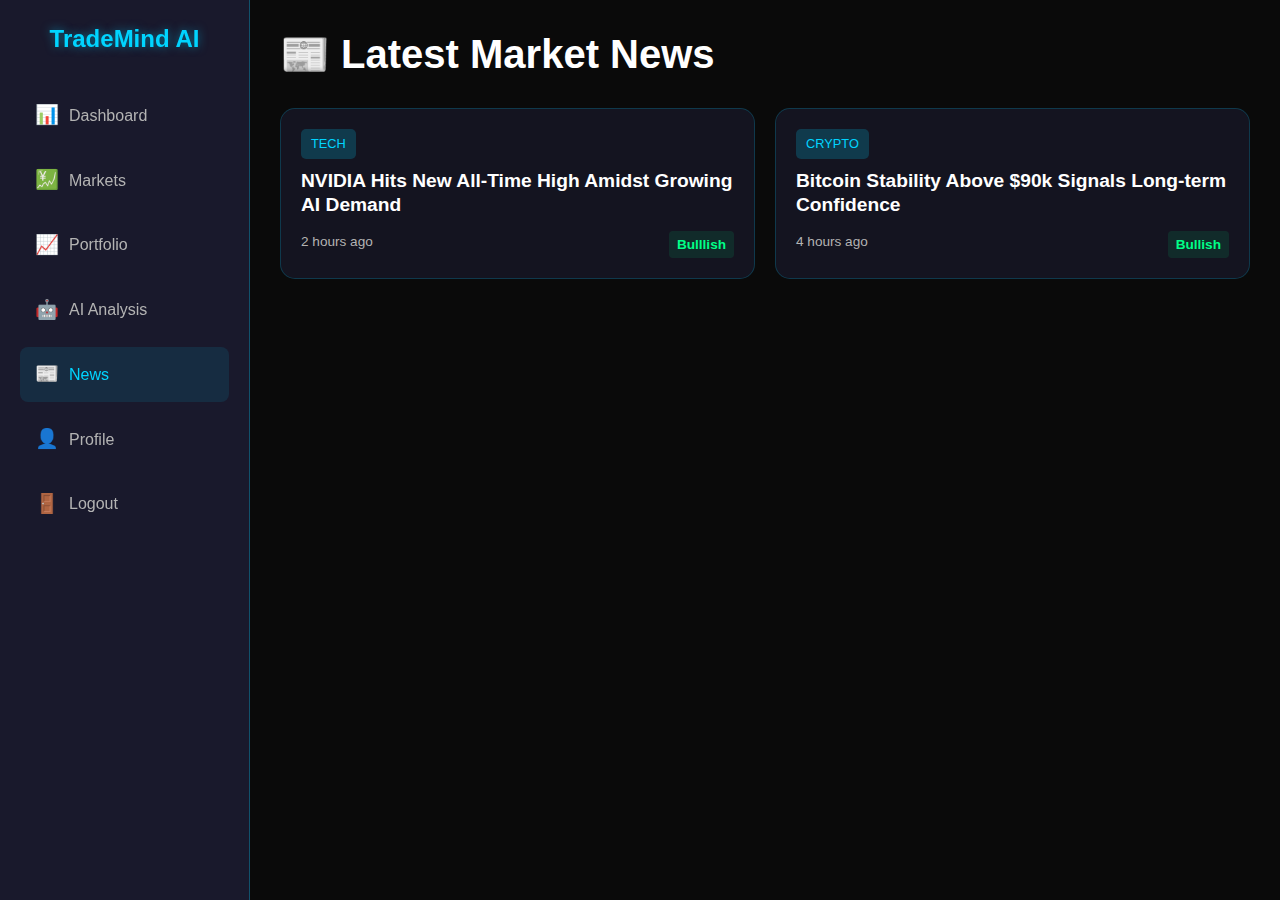
<file: news.html>
<!DOCTYPE html>
<html lang="en">

<head>
    <meta charset="UTF-8">
    <meta name="viewport" content="width=device-width, initial-scale=1.0">
    <title>TradeMind AI - News</title>
    <link rel="stylesheet" href="styles.css">
    <style>
        body {
            background: var(--primary-dark);
            overflow-y: auto;
        }

        .news-wrapper {
            display: flex;
            min-height: 100vh;
        }

        .sidebar {
            width: 250px;
            background: rgba(26, 26, 46, 0.95);
            border-right: 1px solid rgba(0, 212, 255, 0.3);
            padding: 20px;
            position: fixed;
            height: 100vh;
            overflow-y: auto;
        }

        .sidebar-logo {
            font-size: 1.5em;
            font-weight: bold;
            color: var(--neon-blue);
            text-align: center;
            margin-bottom: 30px;
            text-shadow: 0 0 10px rgba(0, 212, 255, 0.5);
        }

        .nav-menu {
            list-style: none;
        }

        .nav-item {
            margin-bottom: 10px;
        }

        .nav-link {
            display: flex;
            align-items: center;
            padding: 12px 15px;
            color: var(--text-secondary);
            text-decoration: none;
            border-radius: 8px;
            transition: all 0.3s ease;
        }

        .nav-link:hover,
        .nav-link.active {
            background: rgba(0, 212, 255, 0.1);
            color: var(--neon-blue);
        }

        .nav-icon {
            margin-right: 10px;
            font-size: 1.2em;
        }

        .main-content {
            flex: 1;
            margin-left: 250px;
            padding: 30px;
        }

        .news-grid {
            display: grid;
            grid-template-columns: repeat(auto-fit, minmax(300px, 1fr));
            gap: 20px;
        }

        .news-card {
            background: rgba(26, 26, 46, 0.6);
            border: 1px solid rgba(0, 212, 255, 0.2);
            border-radius: 15px;
            overflow: hidden;
            transition: all 0.3s ease;
        }

        .news-card:hover {
            transform: translateY(-5px);
            border-color: var(--neon-blue);
            box-shadow: 0 10px 30px rgba(0, 212, 255, 0.2);
        }

        .news-content {
            padding: 20px;
        }

        .news-tag {
            background: rgba(0, 212, 255, 0.2);
            color: var(--neon-blue);
            padding: 5px 10px;
            border-radius: 5px;
            font-size: 0.8em;
            margin-bottom: 10px;
            display: inline-block;
        }

        .news-title {
            font-size: 1.2em;
            color: var(--text-primary);
            margin-bottom: 15px;
            font-weight: 600;
        }

        .news-meta {
            color: var(--text-secondary);
            font-size: 0.85em;
            display: flex;
            justify-content: space-between;
        }

        .sentiment-badge {
            padding: 3px 8px;
            border-radius: 4px;
            font-weight: bold;
        }

        .sentiment-positive {
            background: rgba(0, 255, 136, 0.1);
            color: var(--success-green);
        }
    </style>
</head>

<body>
    <div class="news-wrapper">
        <aside class="sidebar">
            <div class="sidebar-logo">TradeMind AI</div>
            <ul class="nav-menu">
                <li class="nav-item"><a href="dashboard.html" class="nav-link"><span
                            class="nav-icon">📊</span>Dashboard</a></li>
                <li class="nav-item"><a href="markets.html" class="nav-link"><span class="nav-icon">💹</span>Markets</a>
                </li>
                <li class="nav-item"><a href="portfolio.html" class="nav-link"><span
                            class="nav-icon">📈</span>Portfolio</a></li>
                <li class="nav-item"><a href="assistant.html" class="nav-link"><span class="nav-icon">🤖</span>AI
                        Analysis</a></li>
                <li class="nav-item"><a href="news.html" class="nav-link active"><span
                            class="nav-icon">📰</span>News</a></li>
                <li class="nav-item"><a href="profile.html" class="nav-link"><span class="nav-icon">👤</span>Profile</a>
                </li>
                <li class="nav-item"><a href="index.html" class="nav-link" id="logoutBtn"><span
                            class="nav-icon">🚪</span>Logout</a></li>
            </ul>
        </aside>
        <main class="main-content">
            <h1 style="color:var(--text-primary); margin-bottom:30px;">📰 Latest Market News</h1>
            <div class="news-grid">
                <div class="news-card">
                    <div class="news-content">
                        <span class="news-tag">TECH</span>
                        <h3 class="news-title">NVIDIA Hits New All-Time High Amidst Growing AI Demand</h3>
                        <div class="news-meta">
                            <span>2 hours ago</span>
                            <span class="sentiment-badge sentiment-positive">Bulllish</span>
                        </div>
                    </div>
                </div>
                <!-- More cards can be added -->
                <div class="news-card">
                    <div class="news-content">
                        <span class="news-tag">CRYPTO</span>
                        <h3 class="news-title">Bitcoin Stability Above $90k Signals Long-term Confidence</h3>
                        <div class="news-meta">
                            <span>4 hours ago</span>
                            <span class="sentiment-badge sentiment-positive">Bullish</span>
                        </div>
                    </div>
                </div>
            </div>
        </main>
    </div>
</body>

</html>
</file>
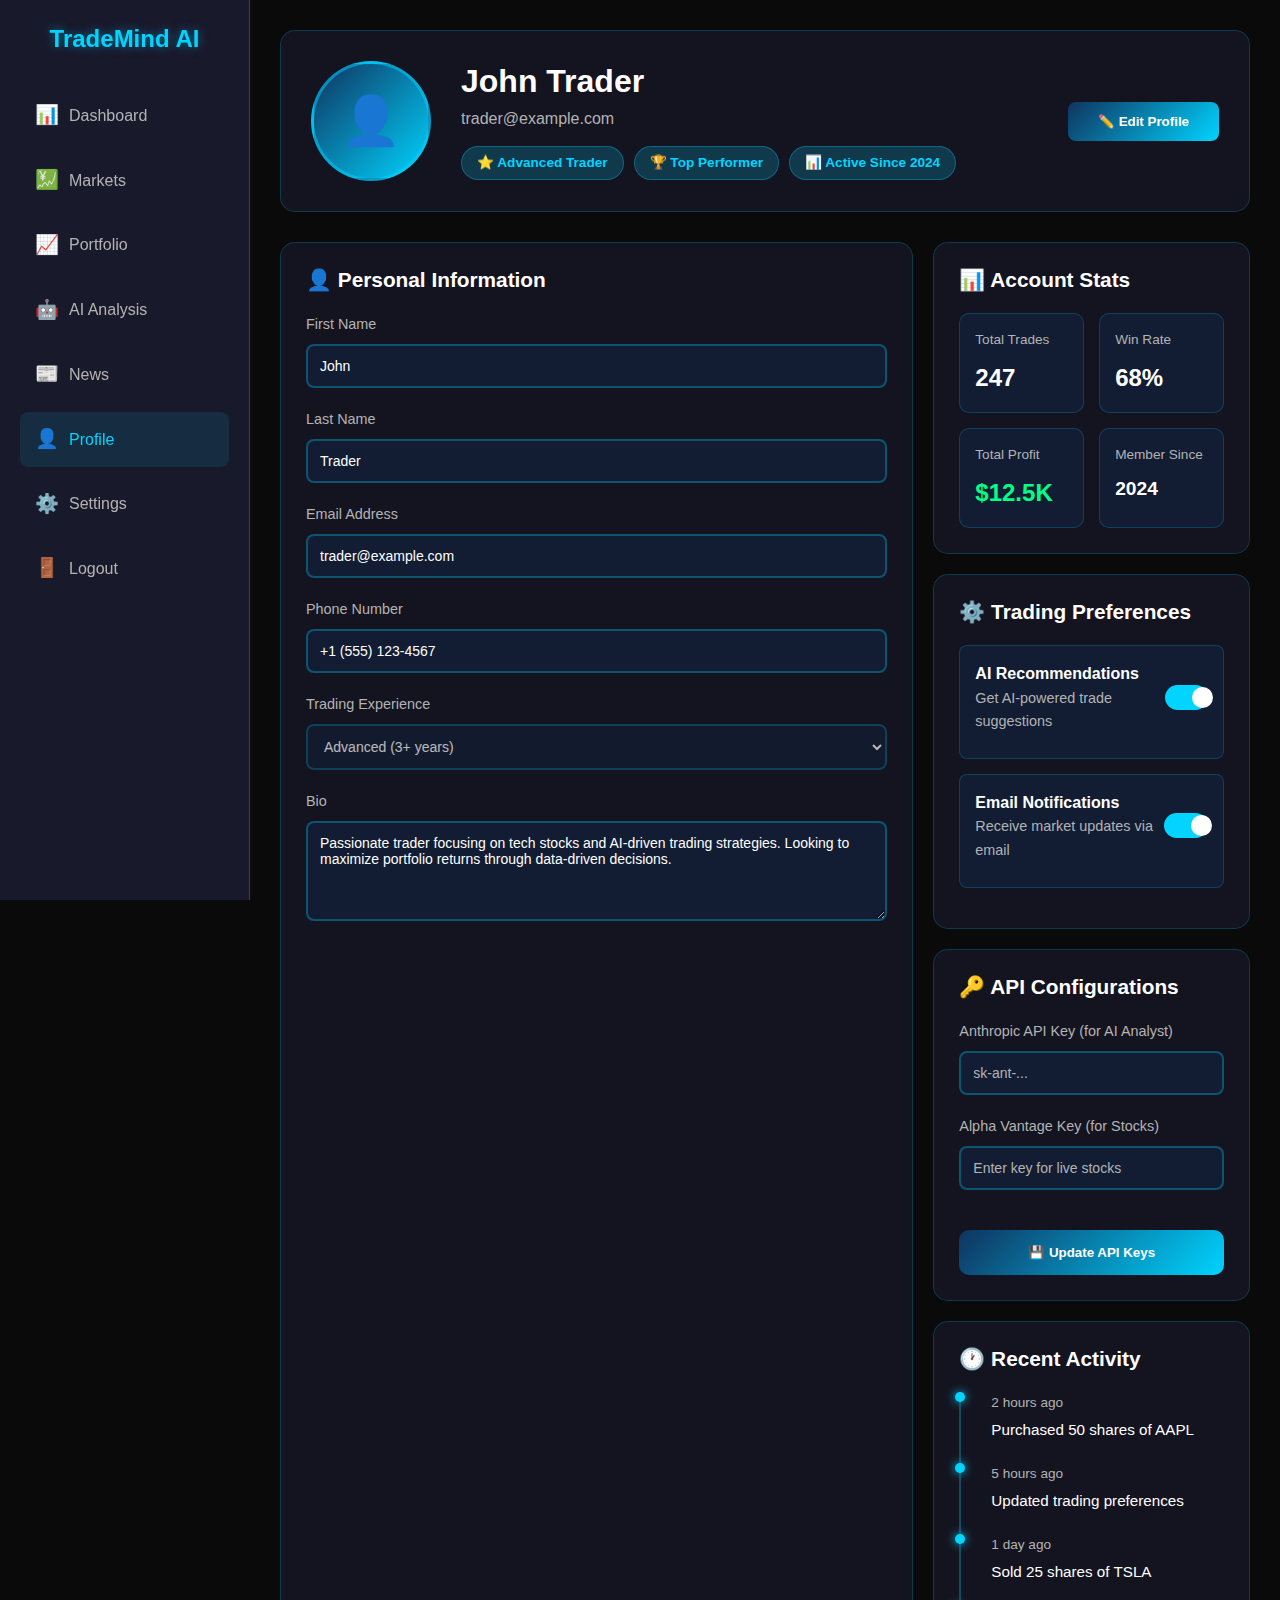
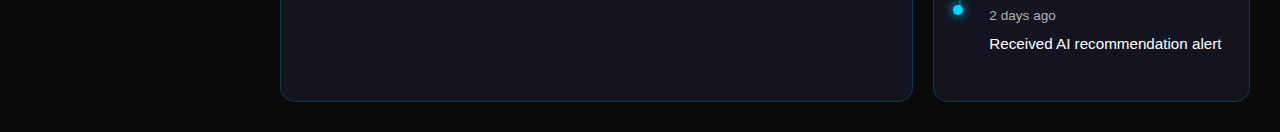
<file: profile.html>
<!DOCTYPE html>
<html lang="en">

<head>
    <meta charset="UTF-8">
    <meta name="viewport" content="width=device-width, initial-scale=1.0">
    <title>TradeMind AI - Profile</title>
    <link rel="stylesheet" href="styles.css">
    <style>
        body {
            background: var(--primary-dark);
            overflow-y: auto;
        }

        .profile-wrapper {
            display: flex;
            min-height: 100vh;
        }

        /* Sidebar - Same as dashboard */
        .sidebar {
            width: 250px;
            background: rgba(26, 26, 46, 0.95);
            border-right: 1px solid rgba(0, 212, 255, 0.3);
            padding: 20px;
            position: fixed;
            height: 100vh;
            overflow-y: auto;
        }

        .sidebar-logo {
            font-size: 1.5em;
            font-weight: bold;
            color: var(--neon-blue);
            text-align: center;
            margin-bottom: 30px;
            text-shadow: 0 0 10px rgba(0, 212, 255, 0.5);
        }

        .nav-menu {
            list-style: none;
        }

        .nav-item {
            margin-bottom: 10px;
        }

        .nav-link {
            display: flex;
            align-items: center;
            padding: 12px 15px;
            color: var(--text-secondary);
            text-decoration: none;
            border-radius: 8px;
            transition: all 0.3s ease;
        }

        .nav-link:hover,
        .nav-link.active {
            background: rgba(0, 212, 255, 0.1);
            color: var(--neon-blue);
        }

        .nav-icon {
            margin-right: 10px;
            font-size: 1.2em;
        }

        /* Main Content */
        .main-content {
            flex: 1;
            margin-left: 250px;
            padding: 30px;
        }

        /* Profile Header */
        .profile-header {
            background: rgba(26, 26, 46, 0.6);
            border: 1px solid rgba(0, 212, 255, 0.2);
            border-radius: 15px;
            padding: 30px;
            margin-bottom: 30px;
            display: flex;
            align-items: center;
            gap: 30px;
        }

        .profile-avatar {
            width: 120px;
            height: 120px;
            background: linear-gradient(135deg, var(--bright-blue), var(--neon-blue));
            border-radius: 50%;
            display: flex;
            align-items: center;
            justify-content: center;
            font-size: 3em;
            border: 3px solid rgba(0, 212, 255, 0.5);
        }

        .profile-info {
            flex: 1;
        }

        .profile-name {
            font-size: 2em;
            color: var(--text-primary);
            margin-bottom: 5px;
        }

        .profile-email {
            color: var(--text-secondary);
            margin-bottom: 15px;
        }

        .profile-badges {
            display: flex;
            gap: 10px;
            flex-wrap: wrap;
        }

        .badge {
            background: rgba(0, 212, 255, 0.2);
            color: var(--neon-blue);
            padding: 5px 15px;
            border-radius: 20px;
            font-size: 0.85em;
            border: 1px solid rgba(0, 212, 255, 0.3);
        }

        .edit-profile-btn {
            background: linear-gradient(135deg, var(--bright-blue), var(--neon-blue));
            border: none;
            padding: 12px 30px;
            border-radius: 8px;
            color: var(--text-primary);
            font-weight: 600;
            cursor: pointer;
            transition: all 0.3s ease;
        }

        .edit-profile-btn:hover {
            transform: translateY(-2px);
            box-shadow: 0 10px 30px rgba(0, 212, 255, 0.4);
        }

        /* Profile Grid */
        .profile-grid {
            display: grid;
            grid-template-columns: 2fr 1fr;
            gap: 20px;
        }

        /* Profile Section */
        .profile-section {
            background: rgba(26, 26, 46, 0.6);
            border: 1px solid rgba(0, 212, 255, 0.2);
            border-radius: 15px;
            padding: 25px;
        }

        .section-title {
            color: var(--text-primary);
            font-size: 1.3em;
            margin-bottom: 20px;
            display: flex;
            align-items: center;
            gap: 10px;
        }

        /* Form Groups */
        .form-group {
            margin-bottom: 20px;
        }

        .form-group label {
            display: block;
            color: var(--text-secondary);
            margin-bottom: 8px;
            font-size: 0.9em;
        }

        .form-group input,
        .form-group select,
        .form-group textarea {
            width: 100%;
            padding: 12px;
            background: rgba(15, 52, 96, 0.3);
            border: 2px solid rgba(0, 212, 255, 0.3);
            border-radius: 8px;
            color: var(--text-primary);
            font-size: 14px;
            transition: all 0.3s ease;
        }

        .form-group input:focus,
        .form-group select:focus,
        .form-group textarea:focus {
            outline: none;
            border-color: var(--neon-blue);
            box-shadow: 0 0 15px rgba(0, 212, 255, 0.2);
        }

        .form-group textarea {
            resize: vertical;
            min-height: 100px;
        }

        /* Stats Grid */
        .stats-mini-grid {
            display: grid;
            grid-template-columns: 1fr 1fr;
            gap: 15px;
            margin-top: 20px;
        }

        .stat-mini-card {
            background: rgba(15, 52, 96, 0.3);
            padding: 15px;
            border-radius: 10px;
            border: 1px solid rgba(0, 212, 255, 0.2);
        }

        .stat-mini-label {
            color: var(--text-secondary);
            font-size: 0.85em;
            margin-bottom: 8px;
        }

        .stat-mini-value {
            color: var(--text-primary);
            font-size: 1.5em;
            font-weight: bold;
        }

        /* Trading Preferences */
        .preference-item {
            background: rgba(15, 52, 96, 0.3);
            padding: 15px;
            border-radius: 8px;
            margin-bottom: 15px;
            border: 1px solid rgba(0, 212, 255, 0.2);
        }

        .preference-header {
            display: flex;
            justify-content: space-between;
            align-items: center;
            margin-bottom: 10px;
        }

        .preference-title {
            color: var(--text-primary);
            font-weight: 600;
        }

        .preference-text {
            color: var(--text-secondary);
            font-size: 0.9em;
        }

        /* Toggle Switch */
        .toggle-switch {
            position: relative;
            width: 50px;
            height: 25px;
            background: rgba(255, 255, 255, 0.1);
            border-radius: 25px;
            cursor: pointer;
            transition: all 0.3s ease;
        }

        .toggle-switch.active {
            background: var(--neon-blue);
        }

        .toggle-slider {
            position: absolute;
            width: 21px;
            height: 21px;
            background: white;
            border-radius: 50%;
            top: 2px;
            left: 2px;
            transition: all 0.3s ease;
        }

        .toggle-switch.active .toggle-slider {
            left: 27px;
        }

        /* Save Button */
        .save-btn {
            width: 100%;
            background: linear-gradient(135deg, var(--bright-blue), var(--neon-blue));
            border: none;
            padding: 15px;
            border-radius: 10px;
            color: var(--text-primary);
            font-weight: 600;
            cursor: pointer;
            transition: all 0.3s ease;
            margin-top: 20px;
        }

        .save-btn:hover {
            transform: translateY(-2px);
            box-shadow: 0 10px 30px rgba(0, 212, 255, 0.4);
        }

        /* Activity Timeline */
        .activity-timeline {
            margin-top: 20px;
        }

        .activity-item {
            position: relative;
            padding-left: 30px;
            padding-bottom: 20px;
            border-left: 2px solid rgba(0, 212, 255, 0.3);
        }

        .activity-item:last-child {
            border-left: none;
        }

        .activity-dot {
            position: absolute;
            left: -6px;
            top: 0;
            width: 10px;
            height: 10px;
            background: var(--neon-blue);
            border-radius: 50%;
            box-shadow: 0 0 10px var(--neon-blue);
        }

        .activity-time {
            color: var(--text-secondary);
            font-size: 0.85em;
            margin-bottom: 5px;
        }

        .activity-text {
            color: var(--text-primary);
            font-size: 0.95em;
        }

        /* Responsive */
        @media (max-width: 1024px) {
            .profile-grid {
                grid-template-columns: 1fr;
            }
        }

        @media (max-width: 768px) {
            .sidebar {
                transform: translateX(-100%);
            }

            .main-content {
                margin-left: 0;
            }

            .profile-header {
                flex-direction: column;
                text-align: center;
            }
        }
    </style>
</head>

<body>
    <div class="profile-wrapper">
        <!-- Sidebar -->
        <aside class="sidebar">
            <div class="sidebar-logo">TradeMind AI</div>
            <ul class="nav-menu">
                <li class="nav-item">
                    <a href="dashboard.html" class="nav-link">
                        <span class="nav-icon">📊</span>
                        Dashboard
                    </a>
                </li>
                <li class="nav-item">
                    <a href="markets.html" class="nav-link">
                        <span class="nav-icon">💹</span>
                        Markets
                    </a>
                </li>
                <li class="nav-item">
                    <a href="portfolio.html" class="nav-link">
                        <span class="nav-icon">📈</span>
                        Portfolio
                    </a>
                </li>
                <li class="nav-item">
                    <a href="assistant.html" class="nav-link">
                        <span class="nav-icon">🤖</span>
                        AI Analysis
                    </a>
                </li>
                <li class="nav-item">
                    <a href="news.html" class="nav-link">
                        <span class="nav-icon">📰</span>
                        News
                    </a>
                </li>
                <li class="nav-item">
                    <a href="profile.html" class="nav-link active">
                        <span class="nav-icon">👤</span>
                        Profile
                    </a>
                </li>
                <li class="nav-item">
                    <a href="#" class="nav-link">
                        <span class="nav-icon">⚙️</span>
                        Settings
                    </a>
                </li>
                <li class="nav-item">
                    <a href="index.html" class="nav-link" id="logoutBtn">
                        <span class="nav-icon">🚪</span>
                        Logout
                    </a>
                </li>
            </ul>
        </aside>

        <!-- Main Content -->
        <main class="main-content">
            <!-- Profile Header -->
            <div class="profile-header">
                <div class="profile-avatar">👤</div>
                <div class="profile-info">
                    <h1 class="profile-name" id="profileName">John Trader</h1>
                    <p class="profile-email" id="profileEmail">trader@example.com</p>
                    <div class="profile-badges">
                        <span class="badge">⭐ Advanced Trader</span>
                        <span class="badge">🏆 Top Performer</span>
                        <span class="badge">📊 Active Since 2024</span>
                    </div>
                </div>
                <button class="edit-profile-btn" id="editBtn">✏️ Edit Profile</button>
            </div>

            <!-- Profile Grid -->
            <div class="profile-grid">
                <!-- Personal Information -->
                <div class="profile-section">
                    <h2 class="section-title">👤 Personal Information</h2>

                    <form id="profileForm">
                        <div class="form-group">
                            <label>First Name</label>
                            <input type="text" id="firstName" value="John" disabled>
                        </div>

                        <div class="form-group">
                            <label>Last Name</label>
                            <input type="text" id="lastName" value="Trader" disabled>
                        </div>

                        <div class="form-group">
                            <label>Email Address</label>
                            <input type="email" id="email" value="trader@example.com" disabled>
                        </div>

                        <div class="form-group">
                            <label>Phone Number</label>
                            <input type="tel" id="phone" value="+1 (555) 123-4567" disabled>
                        </div>

                        <div class="form-group">
                            <label>Trading Experience</label>
                            <select id="experience" disabled>
                                <option value="beginner">Beginner (0-1 year)</option>
                                <option value="intermediate">Intermediate (1-3 years)</option>
                                <option value="advanced" selected>Advanced (3+ years)</option>
                            </select>
                        </div>

                        <div class="form-group">
                            <label>Bio</label>
                            <textarea id="bio"
                                disabled>Passionate trader focusing on tech stocks and AI-driven trading strategies. Looking to maximize portfolio returns through data-driven decisions.</textarea>
                        </div>

                        <button type="submit" class="save-btn" id="saveBtn" style="display: none;">💾 Save
                            Changes</button>
                    </form>
                </div>

                <!-- Right Column -->
                <div>
                    <!-- Account Stats -->
                    <div class="profile-section">
                        <h2 class="section-title">📊 Account Stats</h2>

                        <div class="stats-mini-grid">
                            <div class="stat-mini-card">
                                <div class="stat-mini-label">Total Trades</div>
                                <div class="stat-mini-value">247</div>
                            </div>
                            <div class="stat-mini-card">
                                <div class="stat-mini-label">Win Rate</div>
                                <div class="stat-mini-value">68%</div>
                            </div>
                            <div class="stat-mini-card">
                                <div class="stat-mini-label">Total Profit</div>
                                <div class="stat-mini-value" style="color: var(--success-green);">$12.5K</div>
                            </div>
                            <div class="stat-mini-card">
                                <div class="stat-mini-label">Member Since</div>
                                <div class="stat-mini-value" style="font-size: 1.2em;">2024</div>
                            </div>
                        </div>
                    </div>

                    <!-- Trading Preferences -->
                    <div class="profile-section" style="margin-top: 20px;">
                        <h2 class="section-title">⚙️ Trading Preferences</h2>

                        <div class="preference-item">
                            <div class="preference-header">
                                <div>
                                    <div class="preference-title">AI Recommendations</div>
                                    <div class="preference-text">Get AI-powered trade suggestions</div>
                                </div>
                                <div class="toggle-switch active" onclick="toggleSwitch(this)">
                                    <div class="toggle-slider"></div>
                                </div>
                            </div>
                        </div>

                        <div class="preference-item">
                            <div class="preference-header">
                                <div>
                                    <div class="preference-title">Email Notifications</div>
                                    <div class="preference-text">Receive market updates via email</div>
                                </div>
                                <div class="toggle-switch active" onclick="toggleSwitch(this)">
                                    <div class="toggle-slider"></div>
                                </div>
                            </div>
                        </div>
                    </div>

                    <!-- API Configurations -->
                    <div class="profile-section" style="margin-top: 20px;">
                        <h2 class="section-title">🔑 API Configurations</h2>
                        <div class="form-group">
                            <label>Anthropic API Key (for AI Analyst)</label>
                            <input type="password" id="anthropicKey" placeholder="sk-ant-...">
                        </div>
                        <div class="form-group">
                            <label>Alpha Vantage Key (for Stocks)</label>
                            <input type="password" id="alphaVantageKey" placeholder="Enter key for live stocks">
                        </div>
                        <button class="save-btn" onclick="saveAPIKeys()">💾 Update API Keys</button>
                    </div>

                    <!-- Recent Activity -->
                    <div class="profile-section" style="margin-top: 20px;">
                        <h2 class="section-title">🕐 Recent Activity</h2>

                        <div class="activity-timeline">
                            <div class="activity-item">
                                <div class="activity-dot"></div>
                                <div class="activity-time">2 hours ago</div>
                                <div class="activity-text">Purchased 50 shares of AAPL</div>
                            </div>
                            <div class="activity-item">
                                <div class="activity-dot"></div>
                                <div class="activity-time">5 hours ago</div>
                                <div class="activity-text">Updated trading preferences</div>
                            </div>
                            <div class="activity-item">
                                <div class="activity-dot"></div>
                                <div class="activity-time">1 day ago</div>
                                <div class="activity-text">Sold 25 shares of TSLA</div>
                            </div>
                            <div class="activity-item">
                                <div class="activity-dot"></div>
                                <div class="activity-time">2 days ago</div>
                                <div class="activity-text">Received AI recommendation alert</div>
                            </div>
                        </div>
                    </div>
                </div>
            </div>
        </main>
    </div>

    <script>
        const fields = ["firstName", "lastName", "email", "phone", "experience", "bio"];

        // Load profile and API data
        window.addEventListener('load', function () {
            const saved = JSON.parse(localStorage.getItem("profileData") || "{}");

            fields.forEach(id => {
                if (saved[id]) {
                    document.getElementById(id).value = saved[id];
                }
            });

            // Load API Keys
            document.getElementById('anthropicKey').value = localStorage.getItem('anthropic_api_key') || '';
            document.getElementById('alphaVantageKey').value = localStorage.getItem('alpha_vantage_api_key') || '';

            if (saved.firstName && saved.lastName) {
                document.getElementById("profileName").textContent =
                    saved.firstName + " " + saved.lastName;
            }

            if (saved.email) {
                document.getElementById("profileEmail").textContent = saved.email;
            }
        });

        // Save API Keys
        function saveAPIKeys() {
            const antKey = document.getElementById('anthropicKey').value.trim();
            const avKey = document.getElementById('alphaVantageKey').value.trim();

            if (antKey) localStorage.setItem('anthropic_api_key', antKey);
            if (avKey) localStorage.setItem('alpha_vantage_api_key', avKey);

            alert("API Keys updated successfully! 🔑");
        }

        // Enable edit mode
        function enableEdit() {
            const inputs = document.querySelectorAll('#profileForm input, #profileForm select, #profileForm textarea');
            inputs.forEach(input => input.disabled = false);
            document.getElementById('saveBtn').style.display = 'block';
        }

        // Save profile
        document.getElementById('profileForm').addEventListener('submit', function (e) {
            e.preventDefault();

            const data = {};
            fields.forEach(id => {
                const el = document.getElementById(id);
                data[id] = el.value;
                el.disabled = true;
            });

            localStorage.setItem("profileData", JSON.stringify(data));

            document.getElementById("profileName").textContent =
                data.firstName + " " + data.lastName;

            document.getElementById("profileEmail").textContent = data.email;

            document.getElementById('saveBtn').style.display = 'none';

            alert("Profile updated successfully! ✅");
        });


        document.getElementById("editBtn").addEventListener("click", enableEdit);
        //functionality for toggle switches
        function toggleSwitch(element) {
            element.classList.toggle('active');
        }

        document.getElementById('logoutBtn').addEventListener('click', function (e) {
            e.preventDefault();
            if (confirm('Are you sure you want to logout?')) {
                localStorage.removeItem('isLoggedIn');
                localStorage.removeItem('userData');
                localStorage.removeItem('profileData');
                window.location.href = 'index.html';
            }
        });
    </script>
</body>

</html>
</file>
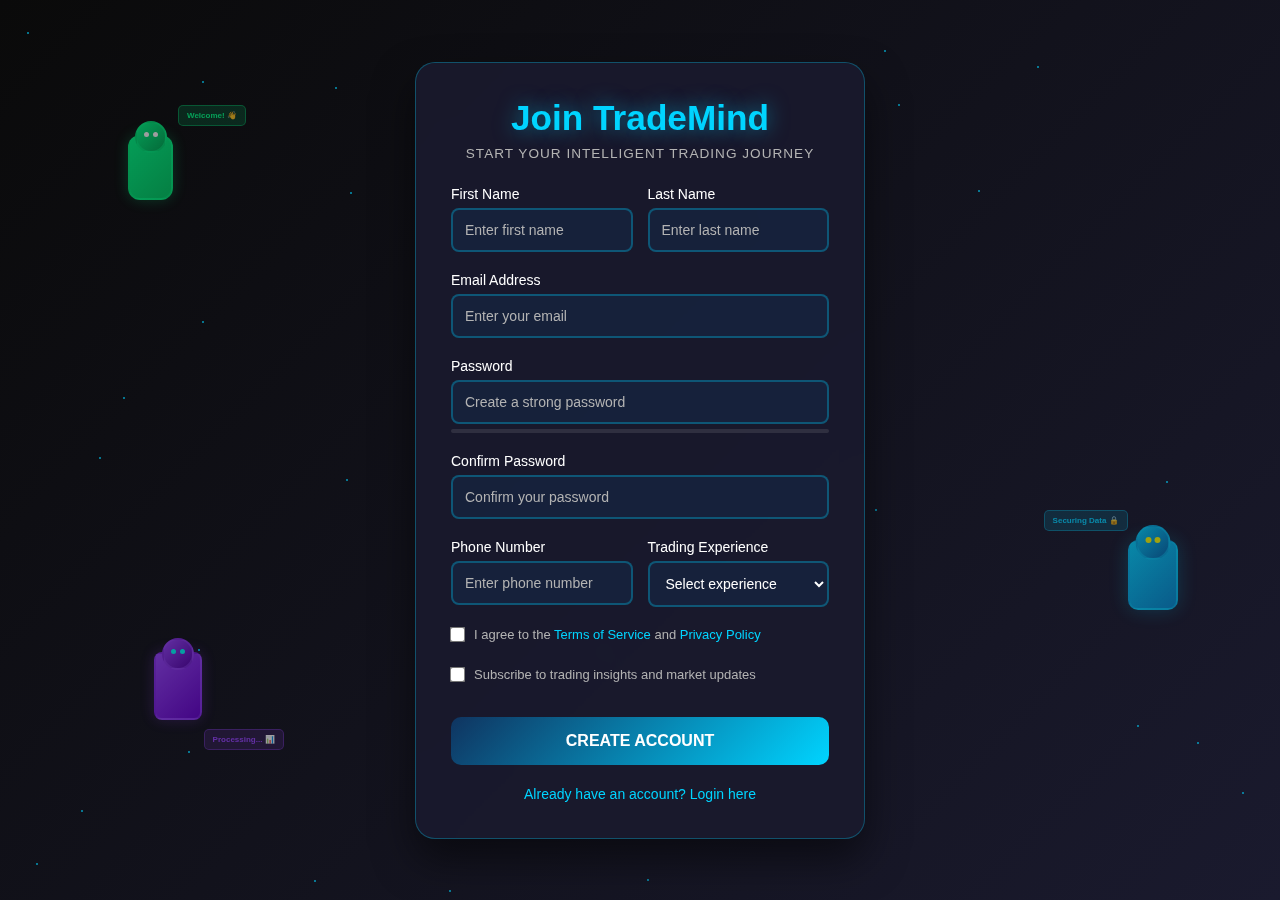
<file: signup.html>
<!DOCTYPE html>
<html lang="en">
<head>
    <meta charset="UTF-8">
    <meta name="viewport" content="width=device-width, initial-scale=1.0">
    <title>TradeMind AI - Sign Up</title>
    <style>
        /* CSS Custom Properties */
        :root {
            --primary-dark: #0a0a0a;
            --secondary-dark: #1a1a2e;
            --accent-blue: #16213e;
            --bright-blue: #0f3460;
            --neon-blue: #00d4ff;
            --text-primary: #ffffff;
            --text-secondary: #b3b3b3;
            --success-green: #00ff88;
            --warning-red: #ff4444;
        }

        /* Reset and base styles */
        * {
            margin: 0;
            padding: 0;
            box-sizing: border-box;
        }

        body {
            font-family: 'Arial', sans-serif;
            background: linear-gradient(135deg, var(--primary-dark), var(--secondary-dark));
            min-height: 100vh;
            display: flex;
            align-items: center;
            justify-content: center;
            overflow: hidden;
        }

        /* Animated background particles */
        .bg-animation {
            position: fixed;
            top: 0;
            left: 0;
            width: 100%;
            height: 100%;
            z-index: -1;
        }

        .particle {
            position: absolute;
            width: 2px;
            height: 2px;
            background: var(--neon-blue);
            border-radius: 50%;
            animation: float 6s ease-in-out infinite;
            opacity: 0.7;
        }

        @keyframes float {
            0%, 100% { transform: translateY(0px) rotate(0deg); }
            50% { transform: translateY(-20px) rotate(180deg); }
        }

        /* AI Robots - Different setup for signup */
        .robot {
            position: absolute;
            opacity: 0.6;
            z-index: -1;
        }

        /* Welcome Robot */
        .robot-welcome {
            top: 15%;
            left: 10%;
            animation: welcomeWave 4s ease-in-out infinite;
        }

        @keyframes welcomeWave {
            0%, 100% { transform: translateY(0px) rotate(0deg); }
            25% { transform: translateY(-5px) rotate(5deg); }
            75% { transform: translateY(5px) rotate(-5deg); }
        }

        .robot-welcome .robot-body {
            width: 45px;
            height: 65px;
            background: linear-gradient(135deg, var(--success-green), #00cc66);
            border-radius: 12px;
            position: relative;
            border: 2px solid rgba(0, 255, 136, 0.4);
            box-shadow: 0 0 15px rgba(0, 255, 136, 0.3);
        }

        .robot-welcome .robot-head {
            width: 32px;
            height: 32px;
            background: linear-gradient(135deg, var(--success-green), #00aa55);
            border-radius: 50%;
            position: absolute;
            top: -16px;
            left: 50%;
            transform: translateX(-50%);
            border: 2px solid rgba(0, 255, 136, 0.5);
        }

        .robot-welcome .robot-eyes {
            width: 5px;
            height: 5px;
            background: #ffffff;
            border-radius: 50%;
            position: absolute;
            top: 9px;
            animation: friendlyBlink 3s ease-in-out infinite;
        }

        .robot-welcome .robot-eyes.left { left: 7px; }
        .robot-welcome .robot-eyes.right { right: 7px; }

        @keyframes friendlyBlink {
            0%, 90%, 100% { opacity: 1; }
            95% { opacity: 0; }
        }

        /* Security Robot */
        .robot-security {
            top: 60%;
            right: 8%;
            animation: securityScan 5s ease-in-out infinite;
        }

        @keyframes securityScan {
            0%, 100% { transform: scale(1) rotate(0deg); }
            50% { transform: scale(1.05) rotate(2deg); }
        }

        .robot-security .robot-body {
            width: 50px;
            height: 70px;
            background: linear-gradient(135deg, var(--neon-blue), #0088cc);
            border-radius: 10px;
            position: relative;
            border: 2px solid rgba(0, 212, 255, 0.4);
            box-shadow: 0 0 20px rgba(0, 212, 255, 0.3);
        }

        .robot-security .robot-head {
            width: 35px;
            height: 35px;
            background: linear-gradient(135deg, var(--neon-blue), #0066aa);
            border-radius: 50%;
            position: absolute;
            top: -17px;
            left: 50%;
            transform: translateX(-50%);
            border: 2px solid rgba(0, 212, 255, 0.5);
        }

        .robot-security .robot-eyes {
            width: 6px;
            height: 6px;
            background: #ffff00;
            border-radius: 50%;
            position: absolute;
            top: 10px;
            animation: securityScanEyes 2s ease-in-out infinite;
        }

        .robot-security .robot-eyes.left { left: 8px; }
        .robot-security .robot-eyes.right { right: 8px; }

        @keyframes securityScanEyes {
            0%, 100% { opacity: 1; box-shadow: 0 0 5px #ffff00; }
            50% { opacity: 0.5; box-shadow: 0 0 15px #ffff00; }
        }

        /* Data Processing Robot */
        .robot-data {
            bottom: 20%;
            left: 12%;
            animation: dataProcess 3s ease-in-out infinite;
        }

        @keyframes dataProcess {
            0%, 100% { transform: translateX(0px); }
            50% { transform: translateX(5px); }
        }

        .robot-data .robot-body {
            width: 48px;
            height: 68px;
            background: linear-gradient(135deg, #9944ff, #6600cc);
            border-radius: 8px;
            position: relative;
            border: 2px solid rgba(153, 68, 255, 0.4);
            box-shadow: 0 0 15px rgba(153, 68, 255, 0.3);
        }

        .robot-data .robot-head {
            width: 32px;
            height: 32px;
            background: linear-gradient(135deg, #9944ff, #5500aa);
            border-radius: 50%;
            position: absolute;
            top: -16px;
            left: 50%;
            transform: translateX(-50%);
            border: 2px solid rgba(153, 68, 255, 0.5);
        }

        .robot-data .robot-eyes {
            width: 5px;
            height: 5px;
            background: #00ffff;
            border-radius: 50%;
            position: absolute;
            top: 9px;
            animation: dataBlink 2s ease-in-out infinite;
        }

        .robot-data .robot-eyes.left { left: 7px; }
        .robot-data .robot-eyes.right { right: 7px; }

        @keyframes dataBlink {
            0%, 80%, 100% { opacity: 1; }
            85% { opacity: 0; }
        }

        /* Status displays */
        .status-display {
            position: absolute;
            border-radius: 5px;
            padding: 5px 8px;
            font-size: 8px;
            white-space: nowrap;
            font-weight: bold;
            animation: statusPulse 3s ease-in-out infinite;
        }

        .status-display.welcome {
            background: rgba(0, 255, 136, 0.2);
            border: 1px solid rgba(0, 255, 136, 0.4);
            color: var(--success-green);
            top: -30px;
            left: 50px;
        }

        .status-display.security {
            background: rgba(0, 212, 255, 0.2);
            border: 1px solid rgba(0, 212, 255, 0.4);
            color: var(--neon-blue);
            top: -30px;
            right: 50px;
        }

        .status-display.data {
            background: rgba(153, 68, 255, 0.2);
            border: 1px solid rgba(153, 68, 255, 0.4);
            color: #9944ff;
            bottom: -30px;
            left: 50px;
        }

        @keyframes statusPulse {
            0%, 100% { opacity: 0.8; }
            50% { opacity: 1; }
        }

        /* Main container */
        .signup-container {
            background: rgba(26, 26, 46, 0.9);
            backdrop-filter: blur(10px);
            border: 1px solid rgba(0, 212, 255, 0.3);
            border-radius: 20px;
            padding: 35px;
            width: 450px;
            max-width: 90vw;
            box-shadow: 0 20px 40px rgba(0, 0, 0, 0.5);
            animation: slideIn 1s ease-out;
            max-height: 90vh;
            overflow-y: auto;
        }

        @keyframes slideIn {
            from {
                opacity: 0;
                transform: translateY(30px);
            }
            to {
                opacity: 1;
                transform: translateY(0);
            }
        }

        /* Logo and title */
        .logo-section {
            text-align: center;
            margin-bottom: 25px;
        }

        .logo {
            font-size: 2.2em;
            font-weight: bold;
            color: var(--neon-blue);
            text-shadow: 0 0 20px rgba(0, 212, 255, 0.5);
            margin-bottom: 8px;
        }

        .subtitle {
            color: var(--text-secondary);
            font-size: 0.85em;
            letter-spacing: 1px;
        }

        /* Form styling */
        .form-group {
            margin-bottom: 20px;
            position: relative;
        }

        .form-group label {
            display: block;
            color: var(--text-primary);
            margin-bottom: 6px;
            font-weight: 500;
            font-size: 14px;
        }

        .form-group input {
            width: 100%;
            padding: 12px;
            background: rgba(15, 52, 96, 0.3);
            border: 2px solid rgba(0, 212, 255, 0.3);
            border-radius: 8px;
            color: var(--text-primary);
            font-size: 14px;
            transition: all 0.3s ease;
        }

        .form-group input:focus {
            outline: none;
            border-color: var(--neon-blue);
            box-shadow: 0 0 15px rgba(0, 212, 255, 0.3);
            background: rgba(15, 52, 96, 0.5);
        }

        .form-group input::placeholder {
            color: var(--text-secondary);
        }

        .form-row {
            display: flex;
            gap: 15px;
        }

        .form-row .form-group {
            flex: 1;
        }

        /* Password strength indicator */
        .password-strength {
            margin-top: 5px;
            font-size: 12px;
        }

        .strength-bar {
            width: 100%;
            height: 4px;
            background: rgba(255, 255, 255, 0.1);
            border-radius: 2px;
            overflow: hidden;
            margin-top: 5px;
        }

        .strength-fill {
            height: 100%;
            width: 0%;
            transition: all 0.3s ease;
            border-radius: 2px;
        }

        .strength-weak { background: var(--warning-red); width: 25%; }
        .strength-medium { background: #ffaa00; width: 50%; }
        .strength-strong { background: #00aa00; width: 75%; }
        .strength-very-strong { background: var(--success-green); width: 100%; }

        /* Checkbox styling */
        .checkbox-group {
            display: flex;
            align-items: center;
            margin-bottom: 25px;
        }

        .checkbox-group input[type="checkbox"] {
            width: auto;
            margin-right: 10px;
            transform: scale(1.2);
        }

        .checkbox-group label {
            font-size: 13px;
            color: var(--text-secondary);
            margin-bottom: 0;
        }

        .checkbox-group a {
            color: var(--neon-blue);
            text-decoration: none;
        }

        .checkbox-group a:hover {
            text-decoration: underline;
        }

        /* Sign up button */
        .signup-btn {
            width: 100%;
            padding: 15px;
            background: linear-gradient(135deg, var(--bright-blue), var(--neon-blue));
            border: none;
            border-radius: 10px;
            color: var(--text-primary);
            font-size: 16px;
            font-weight: bold;
            cursor: pointer;
            transition: all 0.3s ease;
            margin-top: 10px;
        }

        .signup-btn:hover {
            transform: translateY(-2px);
            box-shadow: 0 10px 30px rgba(0, 212, 255, 0.4);
        }

        .signup-btn:active {
            transform: translateY(0);
        }

        .signup-btn:disabled {
            opacity: 0.5;
            cursor: not-allowed;
        }

        /* Links */
        .links {
            text-align: center;
            margin-top: 20px;
        }

        .links a {
            color: var(--neon-blue);
            text-decoration: none;
            font-size: 14px;
            transition: color 0.3s ease;
        }

        .links a:hover {
            color: var(--text-primary);
        }

        /* Error message */
        .error-message {
            color: var(--warning-red);
            font-size: 12px;
            margin-top: 5px;
            display: none;
        }

        /* Success message */
        .success-message {
            background: rgba(0, 255, 136, 0.1);
            border: 1px solid rgba(0, 255, 136, 0.3);
            color: var(--success-green);
            padding: 10px;
            border-radius: 8px;
            margin-bottom: 20px;
            display: none;
        }

        /* Responsive design */
        @media (max-width: 480px) {
            .signup-container {
                padding: 25px 15px;
            }
            
            .logo {
                font-size: 1.8em;
            }
            
            .form-row {
                flex-direction: column;
                gap: 0;
            }
        }
    </style>
</head>
<body>
    <!-- Animated background -->
    <div class="bg-animation" id="bgAnimation"></div>

    <!-- AI Robots for signup page -->
    <div class="robot robot-welcome">
        <div class="robot-body">
            <div class="robot-head">
                <div class="robot-eyes left"></div>
                <div class="robot-eyes right"></div>
            </div>
        </div>
        <div class="status-display welcome">Welcome! 👋</div>
    </div>

    <div class="robot robot-security">
        <div class="robot-body">
            <div class="robot-head">
                <div class="robot-eyes left"></div>
                <div class="robot-eyes right"></div>
            </div>
        </div>
        <div class="status-display security">Securing Data 🔒</div>
    </div>

    <div class="robot robot-data">
        <div class="robot-body">
            <div class="robot-head">
                <div class="robot-eyes left"></div>
                <div class="robot-eyes right"></div>
            </div>
        </div>
        <div class="status-display data">Processing... 📊</div>
    </div>

    <!-- Main signup container -->
    <div class="signup-container">
        <!-- Logo section -->
        <div class="logo-section">
            <div class="logo">Join TradeMind</div>
            <div class="subtitle">START YOUR INTELLIGENT TRADING JOURNEY</div>
        </div>

        <!-- Success message -->
        <div class="success-message" id="successMessage">
            Account created successfully! Welcome to TradeMind AI! 🎉
        </div>

        <!-- Signup form -->
        <form id="signupForm">
            <div class="form-row">
                <div class="form-group">
                    <label for="firstName">First Name</label>
                    <input type="text" id="firstName" name="firstName" placeholder="Enter first name" required>
                    <div class="error-message" id="firstNameError"></div>
                </div>
                <div class="form-group">
                    <label for="lastName">Last Name</label>
                    <input type="text" id="lastName" name="lastName" placeholder="Enter last name" required>
                    <div class="error-message" id="lastNameError"></div>
                </div>
            </div>

            <div class="form-group">
                <label for="email">Email Address</label>
                <input type="email" id="email" name="email" placeholder="Enter your email" required>
                <div class="error-message" id="emailError"></div>
            </div>

            <div class="form-group">
                <label for="password">Password</label>
                <input type="password" id="password" name="password" placeholder="Create a strong password" required>
                <div class="password-strength" id="passwordStrength">
                    <div class="strength-bar">
                        <div class="strength-fill" id="strengthFill"></div>
                    </div>
                    <div id="strengthText" style="margin-top: 5px;"></div>
                </div>
                <div class="error-message" id="passwordError"></div>
            </div>

            <div class="form-group">
                <label for="confirmPassword">Confirm Password</label>
                <input type="password" id="confirmPassword" name="confirmPassword" placeholder="Confirm your password" required>
                <div class="error-message" id="confirmPasswordError"></div>
            </div>

            <div class="form-row">
                <div class="form-group">
                    <label for="phone">Phone Number</label>
                    <input type="tel" id="phone" name="phone" placeholder="Enter phone number" required>
                    <div class="error-message" id="phoneError"></div>
                </div>
                <div class="form-group">
                    <label for="experience">Trading Experience</label>
                    <select id="experience" name="experience" required style="width: 100%; padding: 12px; background: rgba(15, 52, 96, 0.3); border: 2px solid rgba(0, 212, 255, 0.3); border-radius: 8px; color: var(--text-primary); font-size: 14px;">
                        <option value="">Select experience</option>
                        <option value="beginner">Beginner (0-1 year)</option>
                        <option value="intermediate">Intermediate (1-3 years)</option>
                        <option value="advanced">Advanced (3+ years)</option>
                    </select>
                    <div class="error-message" id="experienceError"></div>
                </div>
            </div>

            <div class="checkbox-group">
                <input type="checkbox" id="terms" name="terms" required>
                <label for="terms">I agree to the <a href="#" id="termsLink">Terms of Service</a> and <a href="#" id="privacyLink">Privacy Policy</a></label>
            </div>

            <div class="checkbox-group">
                <input type="checkbox" id="newsletter" name="newsletter">
                <label for="newsletter">Subscribe to trading insights and market updates</label>
            </div>

            <button type="submit" class="signup-btn" id="signupBtn">CREATE ACCOUNT</button>
        </form>

        <!-- Additional links -->
        <div class="links">
            <a href="index.html">Already have an account? Login here</a>
        </div>
    </div>

    <script>
        // Create floating particles animation
        function createParticles() {
            const bgAnimation = document.getElementById('bgAnimation');
            const particleCount = 40;
            
            for (let i = 0; i < particleCount; i++) {
                const particle = document.createElement('div');
                particle.className = 'particle';
                
                particle.style.left = Math.random() * 100 + '%';
                particle.style.top = Math.random() * 100 + '%';
                particle.style.animationDelay = Math.random() * 6 + 's';
                
                bgAnimation.appendChild(particle);
            }
        }

        // Password strength checker
        function checkPasswordStrength(password) {
            const strengthFill = document.getElementById('strengthFill');
            const strengthText = document.getElementById('strengthText');
            
            let strength = 0;
            let strengthClass = '';
            let strengthLabel = '';
            
            if (password.length >= 8) strength++;
            if (password.match(/[a-z]/)) strength++;
            if (password.match(/[A-Z]/)) strength++;
            if (password.match(/[0-9]/)) strength++;
            if (password.match(/[^a-zA-Z0-9]/)) strength++;
            
            switch (strength) {
                case 0:
                case 1:
                    strengthClass = 'strength-weak';
                    strengthLabel = 'Weak';
                    break;
                case 2:
                    strengthClass = 'strength-medium';
                    strengthLabel = 'Medium';
                    break;
                case 3:
                case 4:
                    strengthClass = 'strength-strong';
                    strengthLabel = 'Strong';
                    break;
                case 5:
                    strengthClass = 'strength-very-strong';
                    strengthLabel = 'Very Strong';
                    break;
            }
            
            strengthFill.className = `strength-fill ${strengthClass}`;
            strengthText.textContent = strengthLabel;
            strengthText.style.color = getComputedStyle(document.documentElement).getPropertyValue('--text-secondary');
            
            return strength >= 3;
        }

        // Form validation
        function validateForm() {
            let isValid = true;
            
            // Clear previous errors
            document.querySelectorAll('.error-message').forEach(error => {
                error.style.display = 'none';
            });
            
            // Validate names
            const firstName = document.getElementById('firstName').value.trim();
            const lastName = document.getElementById('lastName').value.trim();
            
            if (firstName.length < 2) {
                document.getElementById('firstNameError').textContent = 'First name must be at least 2 characters';
                document.getElementById('firstNameError').style.display = 'block';
                isValid = false;
            }
            
            if (lastName.length < 2) {
                document.getElementById('lastNameError').textContent = 'Last name must be at least 2 characters';
                document.getElementById('lastNameError').style.display = 'block';
                isValid = false;
            }
            
            // Validate email
            const email = document.getElementById('email').value.trim();
            const emailRegex = /^[^\s@]+@[^\s@]+\.[^\s@]+$/;
            
            if (!emailRegex.test(email)) {
                document.getElementById('emailError').textContent = 'Please enter a valid email address';
                document.getElementById('emailError').style.display = 'block';
                isValid = false;
            }
            
            // Validate password
            const password = document.getElementById('password').value;
            const confirmPassword = document.getElementById('confirmPassword').value;
            
            if (password.length < 8) {
                document.getElementById('passwordError').textContent = 'Password must be at least 8 characters';
                document.getElementById('passwordError').style.display = 'block';
                isValid = false;
            }
            
            if (password !== confirmPassword) {
                document.getElementById('confirmPasswordError').textContent = 'Passwords do not match';
                document.getElementById('confirmPasswordError').style.display = 'block';
                isValid = false;
            }
            
            // Validate phone
            const phone = document.getElementById('phone').value.trim();
            const phoneRegex = /^\+?[\d\s\-\(\)]{10,}$/;
            
            if (!phoneRegex.test(phone)) {
                document.getElementById('phoneError').textContent = 'Please enter a valid phone number';
                document.getElementById('phoneError').style.display = 'block';
                isValid = false;
            }
            
            // Validate experience
            const experience = document.getElementById('experience').value;
            if (!experience) {
                document.getElementById('experienceError').textContent = 'Please select your trading experience';
                document.getElementById('experienceError').style.display = 'block';
                isValid = false;
            }
            
            return isValid;
        }

        // Event listeners
        document.getElementById('password').addEventListener('input', function() {
            checkPasswordStrength(this.value);
        });

        document.getElementById('signupForm').addEventListener('submit', function(e) {
            e.preventDefault();
            
            if (validateForm()) {
                // Show success message
                document.getElementById('successMessage').style.display = 'block';
                
                // Scroll to top to show success message
                document.querySelector('.signup-container').scrollTop = 0;
                
                // Reset form after 3 seconds
                setTimeout(() => {
                    document.getElementById('successMessage').style.display = 'none';
                    this.reset();
                    document.getElementById('strengthFill').className = 'strength-fill';
                    document.getElementById('strengthText').textContent = '';
                }, 3000);
            }
        });

        // Link event listeners
        document.getElementById('termsLink').addEventListener('click', function(e) {
            e.preventDefault();
            alert('Terms of Service page coming soon!');
        });

        document.getElementById('privacyLink').addEventListener('click', function(e) {
            e.preventDefault();
            alert('Privacy Policy page coming soon!');
        });

        // Initialize animations
        window.addEventListener('load', function() {
            createParticles();
        });
    </script>
</body>
</html>
</file>
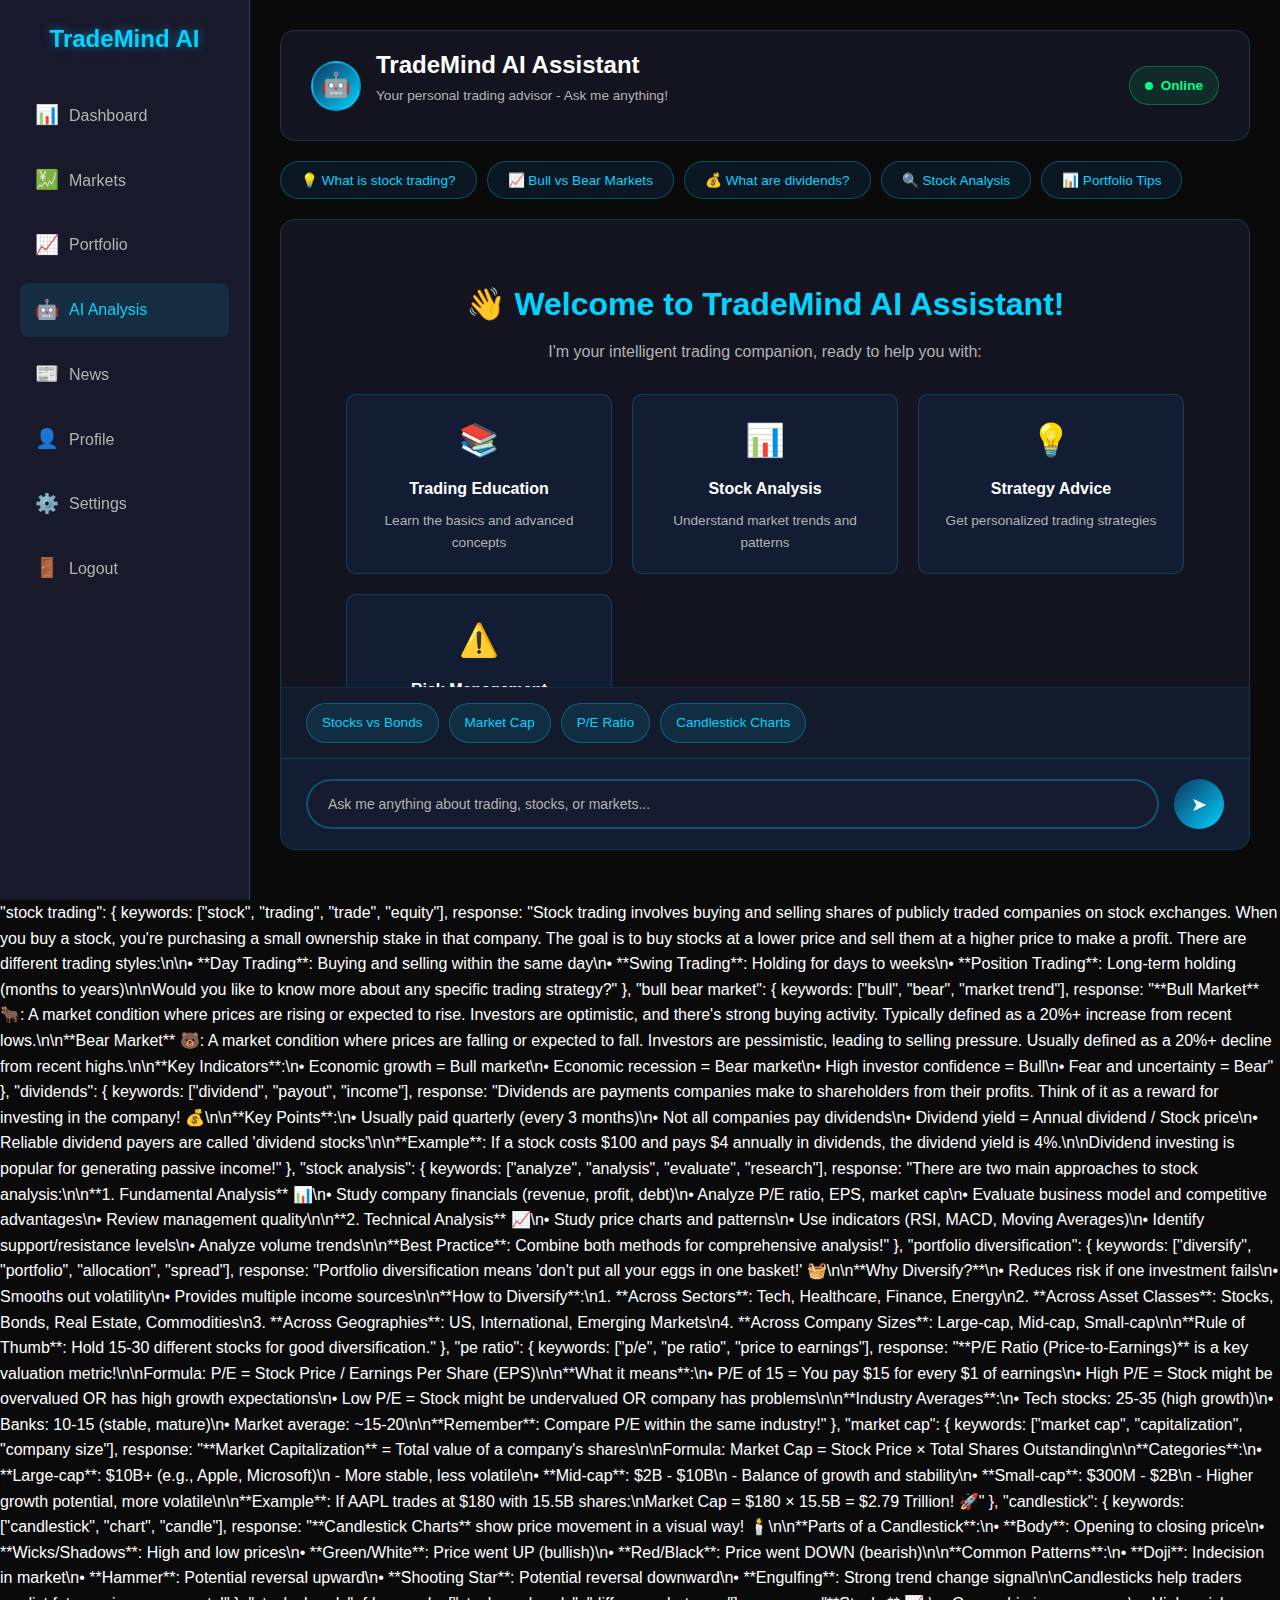
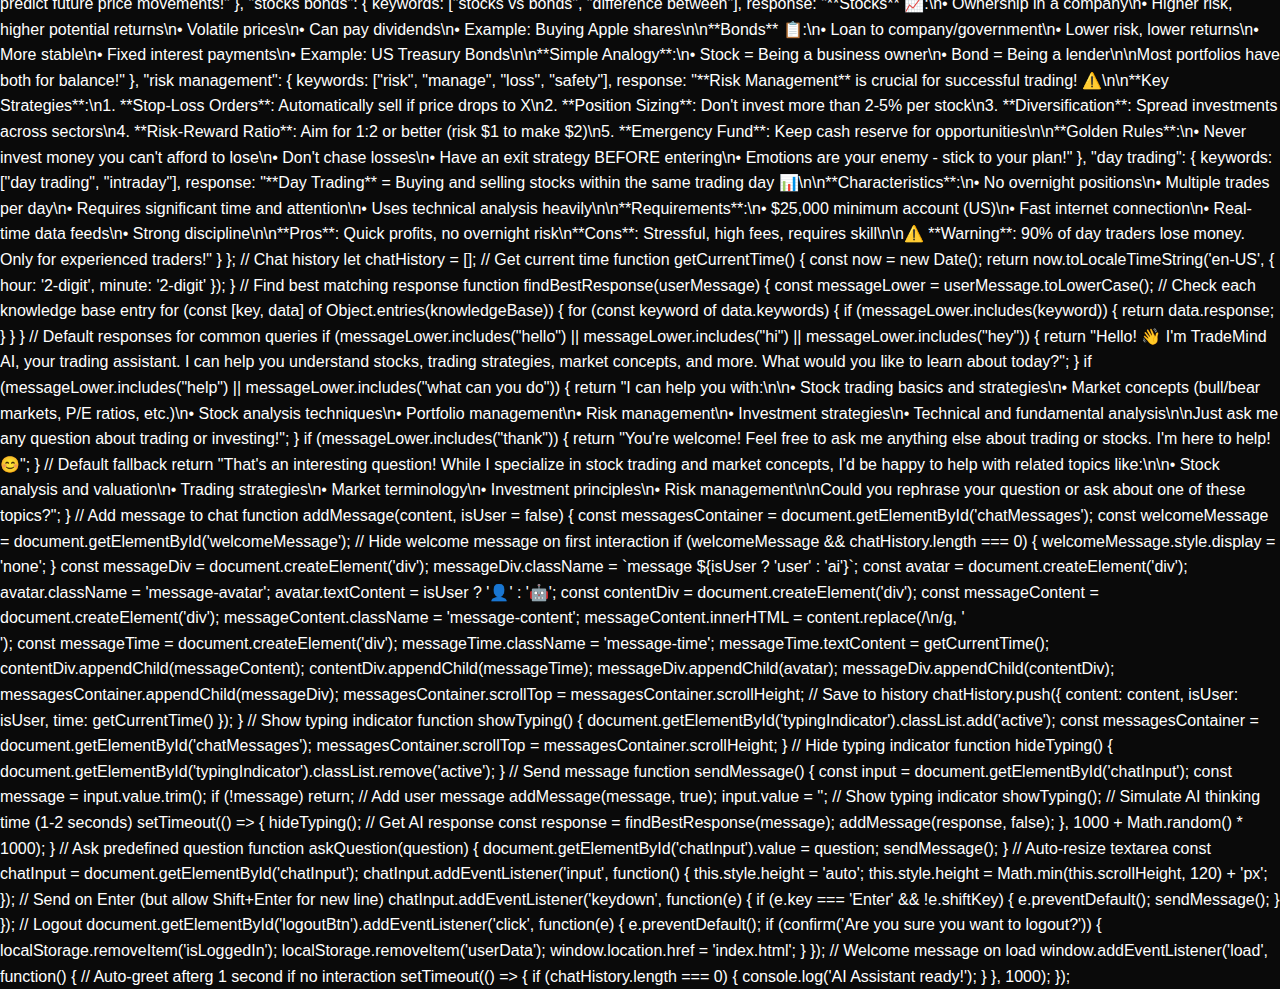
<file: frontend/assistant.html>
<!DOCTYPE html>
<html lang="en">

<head>
    <meta charset="UTF-8">
    <meta name="viewport" content="width=device-width, initial-scale=1.0">
    <title>TradeMind AI - AI Assistant</title>
    <link rel="stylesheet" href="styles.css">
    <script src="scripts/market-service.js"></script>
    <style>
        body {
            background: var(--primary-dark);
            overflow-y: auto;
        }

        .assistant-wrapper {
            display: flex;
            min-height: 100vh;
        }

        /* Sidebar */
        .sidebar {
            width: 250px;
            background: rgba(26, 26, 46, 0.95);
            border-right: 1px solid rgba(0, 212, 255, 0.3);
            padding: 20px;
            position: fixed;
            height: 100vh;
            overflow-y: auto;
        }

        .sidebar-logo {
            font-size: 1.5em;
            font-weight: bold;
            color: var(--neon-blue);
            text-align: center;
            margin-bottom: 30px;
            text-shadow: 0 0 10px rgba(0, 212, 255, 0.5);
        }

        .nav-menu {
            list-style: none;
        }

        .nav-item {
            margin-bottom: 10px;
        }

        .nav-link {
            display: flex;
            align-items: center;
            padding: 12px 15px;
            color: var(--text-secondary);
            text-decoration: none;
            border-radius: 8px;
            transition: all 0.3s ease;
        }

        .nav-link:hover,
        .nav-link.active {
            background: rgba(0, 212, 255, 0.1);
            color: var(--neon-blue);
        }

        .nav-icon {
            margin-right: 10px;
            font-size: 1.2em;
        }

        /* Main Content */
        .main-content {
            flex: 1;
            margin-left: 250px;
            padding: 30px;
            display: flex;
            flex-direction: column;
            height: 100vh;
        }

        /* Header */
        .chat-header {
            background: rgba(26, 26, 46, 0.6);
            border: 1px solid rgba(0, 212, 255, 0.2);
            border-radius: 15px;
            padding: 20px 30px;
            margin-bottom: 20px;
            display: flex;
            justify-content: space-between;
            align-items: center;
        }

        .header-left {
            display: flex;
            align-items: center;
            gap: 15px;
        }

        .ai-avatar {
            width: 50px;
            height: 50px;
            background: linear-gradient(135deg, var(--bright-blue), var(--neon-blue));
            border-radius: 50%;
            display: flex;
            align-items: center;
            justify-content: center;
            font-size: 1.5em;
            border: 2px solid rgba(0, 212, 255, 0.5);
        }

        .header-info h1 {
            color: var(--text-primary);
            font-size: 1.5em;
            margin-bottom: 5px;
        }

        .header-info p {
            color: var(--text-secondary);
            font-size: 0.85em;
        }

        .status-indicator {
            display: flex;
            align-items: center;
            gap: 8px;
            padding: 8px 15px;
            background: rgba(0, 255, 136, 0.1);
            border: 1px solid rgba(0, 255, 136, 0.3);
            border-radius: 20px;
        }

        .status-dot {
            width: 8px;
            height: 8px;
            background: var(--success-green);
            border-radius: 50%;
            animation: pulse 2s ease-in-out infinite;
        }

        .status-text {
            color: var(--success-green);
            font-size: 0.85em;
            font-weight: 600;
        }

        /* Quick Actions */
        .quick-actions {
            display: flex;
            gap: 10px;
            margin-bottom: 20px;
            flex-wrap: wrap;
        }

        .quick-action-btn {
            padding: 10px 20px;
            background: rgba(15, 52, 96, 0.3);
            border: 1px solid rgba(0, 212, 255, 0.3);
            border-radius: 20px;
            color: var(--neon-blue);
            font-size: 0.85em;
            cursor: pointer;
            transition: all 0.3s ease;
        }

        .quick-action-btn:hover {
            background: rgba(0, 212, 255, 0.2);
            border-color: var(--neon-blue);
            transform: translateY(-2px);
        }

        /* Chat Container */
        .chat-container {
            flex: 1;
            background: rgba(26, 26, 46, 0.6);
            border: 1px solid rgba(0, 212, 255, 0.2);
            border-radius: 15px;
            display: flex;
            flex-direction: column;
            overflow: hidden;
            margin-bottom: 20px;
        }

        .chat-messages {
            flex: 1;
            overflow-y: auto;
            padding: 25px;
            display: flex;
            flex-direction: column;
            gap: 20px;
        }

        /* Message Bubbles */
        .message {
            display: flex;
            gap: 15px;
            animation: slideIn 0.3s ease-out;
        }

        .message.user {
            flex-direction: row-reverse;
        }

        .message-avatar {
            width: 40px;
            height: 40px;
            border-radius: 50%;
            display: flex;
            align-items: center;
            justify-content: center;
            font-size: 1.2em;
            flex-shrink: 0;
        }

        .message.ai .message-avatar {
            background: linear-gradient(135deg, var(--bright-blue), var(--neon-blue));
            border: 2px solid rgba(0, 212, 255, 0.5);
        }

        .message.user .message-avatar {
            background: linear-gradient(135deg, #9944ff, #6600cc);
            border: 2px solid rgba(153, 68, 255, 0.5);
        }

        .message-content {
            max-width: 70%;
            padding: 15px 20px;
            border-radius: 15px;
            line-height: 1.6;
        }

        .message.ai .message-content {
            background: rgba(15, 52, 96, 0.4);
            border: 1px solid rgba(0, 212, 255, 0.3);
            color: var(--text-primary);
        }

        .message.user .message-content {
            background: rgba(0, 212, 255, 0.2);
            border: 1px solid rgba(0, 212, 255, 0.4);
            color: var(--text-primary);
        }

        .message-time {
            font-size: 0.75em;
            color: var(--text-secondary);
            margin-top: 5px;
        }

        /* Typing Indicator */
        .typing-indicator {
            display: none;
            align-items: center;
            gap: 15px;
        }

        .typing-indicator.active {
            display: flex;
        }

        .typing-dots {
            display: flex;
            gap: 5px;
            padding: 15px 20px;
            background: rgba(15, 52, 96, 0.4);
            border: 1px solid rgba(0, 212, 255, 0.3);
            border-radius: 15px;
        }

        .typing-dot {
            width: 8px;
            height: 8px;
            background: var(--neon-blue);
            border-radius: 50%;
            animation: typing 1.4s infinite;
        }

        .typing-dot:nth-child(2) {
            animation-delay: 0.2s;
        }

        .typing-dot:nth-child(3) {
            animation-delay: 0.4s;
        }

        @keyframes typing {

            0%,
            60%,
            100% {
                transform: translateY(0);
                opacity: 0.7;
            }

            30% {
                transform: translateY(-10px);
                opacity: 1;
            }
        }

        /* Input Area */
        .chat-input-area {
            padding: 20px 25px;
            background: rgba(15, 52, 96, 0.3);
            border-top: 1px solid rgba(0, 212, 255, 0.2);
            display: flex;
            gap: 15px;
            align-items: center;
        }

        .chat-input {
            flex: 1;
            padding: 15px 20px;
            background: rgba(26, 26, 46, 0.6);
            border: 2px solid rgba(0, 212, 255, 0.3);
            border-radius: 25px;
            color: var(--text-primary);
            font-size: 14px;
            resize: none;
            max-height: 120px;
            min-height: 50px;
            font-family: inherit;
        }

        .chat-input:focus {
            outline: none;
            border-color: var(--neon-blue);
            box-shadow: 0 0 15px rgba(0, 212, 255, 0.3);
        }

        .send-btn {
            width: 50px;
            height: 50px;
            background: linear-gradient(135deg, var(--bright-blue), var(--neon-blue));
            border: none;
            border-radius: 50%;
            color: var(--text-primary);
            font-size: 1.2em;
            cursor: pointer;
            transition: all 0.3s ease;
            display: flex;
            align-items: center;
            justify-content: center;
        }

        .send-btn:hover {
            transform: scale(1.1);
            box-shadow: 0 5px 20px rgba(0, 212, 255, 0.4);
        }

        .send-btn:active {
            transform: scale(0.95);
        }

        .send-btn:disabled {
            opacity: 0.5;
            cursor: not-allowed;
        }

        /* Suggestions */
        .suggestions {
            display: flex;
            gap: 10px;
            flex-wrap: wrap;
            padding: 15px 25px;
            background: rgba(15, 52, 96, 0.2);
            border-top: 1px solid rgba(0, 212, 255, 0.1);
        }

        .suggestion-chip {
            padding: 8px 15px;
            background: rgba(0, 212, 255, 0.1);
            border: 1px solid rgba(0, 212, 255, 0.3);
            border-radius: 20px;
            color: var(--neon-blue);
            font-size: 0.85em;
            cursor: pointer;
            transition: all 0.3s ease;
        }

        .suggestion-chip:hover {
            background: rgba(0, 212, 255, 0.2);
            transform: translateY(-2px);
        }

        /* Welcome Message */
        .welcome-message {
            text-align: center;
            padding: 40px;
            color: var(--text-secondary);
        }

        .welcome-message h2 {
            color: var(--neon-blue);
            margin-bottom: 15px;
        }

        .welcome-features {
            display: grid;
            grid-template-columns: repeat(auto-fit, minmax(200px, 1fr));
            gap: 20px;
            margin-top: 30px;
        }

        .feature-card {
            background: rgba(15, 52, 96, 0.3);
            border: 1px solid rgba(0, 212, 255, 0.2);
            border-radius: 10px;
            padding: 20px;
            text-align: center;
            transition: all 0.3s ease;
        }

        .feature-card:hover {
            transform: translateY(-5px);
            border-color: var(--neon-blue);
        }

        .feature-icon {
            font-size: 2em;
            margin-bottom: 10px;
        }

        .feature-title {
            color: var(--text-primary);
            font-weight: 600;
            margin-bottom: 8px;
        }

        .feature-desc {
            font-size: 0.85em;
            color: var(--text-secondary);
        }

        @keyframes slideIn {
            from {
                opacity: 0;
                transform: translateY(10px);
            }

            to {
                opacity: 1;
                transform: translateY(0);
            }
        }

        /* Responsive */
        @media (max-width: 768px) {
            .sidebar {
                transform: translateX(-100%);
            }

            .main-content {
                margin-left: 0;
            }

            .message-content {
                max-width: 85%;
            }

            .welcome-features {
                grid-template-columns: 1fr;
            }
        }
    </style>
</head>

<body>
    <div class="assistant-wrapper">
        <!-- Sidebar -->
        <aside class="sidebar">
            <div class="sidebar-logo">TradeMind AI</div>
            <ul class="nav-menu">
                <li class="nav-item">
                    <a href="dashboard.html" class="nav-link">
                        <span class="nav-icon">📊</span>
                        Dashboard
                    </a>
                </li>
                <li class="nav-item">
                    <a href="markets.html" class="nav-link">
                        <span class="nav-icon">💹</span>
                        Markets
                    </a>
                </li>
                <li class="nav-item">
                    <a href="portfolio.html" class="nav-link">
                        <span class="nav-icon">📈</span>
                        Portfolio
                    </a>
                </li>
                <li class="nav-item">
                    <a href="assistant.html" class="nav-link active">
                        <span class="nav-icon">🤖</span>
                        AI Analysis
                    </a>
                </li>
                <li class="nav-item">
                    <a href="news.html" class="nav-link">
                        <span class="nav-icon">📰</span>
                        News
                    </a>
                </li>
                <li class="nav-item">
                    <a href="profile.html" class="nav-link">
                        <span class="nav-icon">👤</span>
                        Profile
                    </a>
                </li>
                <li class="nav-item">
                    <a href="#" class="nav-link">
                        <span class="nav-icon">⚙️</span>
                        Settings
                    </a>
                </li>
                <li class="nav-item">
                    <a href="index.html" class="nav-link" id="logoutBtn">
                        <span class="nav-icon">🚪</span>
                        Logout
                    </a>
                </li>
            </ul>
        </aside>

        <!-- Main Content -->
        <main class="main-content">
            <!-- Header -->
            <div class="chat-header">
                <div class="header-left">
                    <div class="ai-avatar">🤖</div>
                    <div class="header-info">
                        <h1>TradeMind AI Assistant</h1>
                        <p>Your personal trading advisor - Ask me anything!</p>
                    </div>
                </div>
                <div class="status-indicator">
                    <div class="status-dot"></div>
                    <span class="status-text">Online</span>
                </div>
            </div>

            <!-- Quick Actions -->
            <div class="quick-actions">
                <button class="quick-action-btn" onclick="askQuestion('What is stock trading?')">💡 What is stock
                    trading?</button>
                <button class="quick-action-btn" onclick="askQuestion('Explain bull and bear markets')">📈 Bull vs Bear
                    Markets</button>
                <button class="quick-action-btn" onclick="askQuestion('What are dividends?')">💰 What are
                    dividends?</button>
                <button class="quick-action-btn" onclick="askQuestion('How to analyze stocks?')">🔍 Stock
                    Analysis</button>
                <button class="quick-action-btn" onclick="askQuestion('What is portfolio diversification?')">📊
                    Portfolio Tips</button>
            </div>

            <!-- Chat Container -->
            <div class="chat-container">
                <div class="chat-messages" id="chatMessages">
                    <!-- Welcome Message -->
                    <div class="welcome-message" id="welcomeMessage">
                        <h2>👋 Welcome to TradeMind AI Assistant!</h2>
                        <p>I'm your intelligent trading companion, ready to help you with:</p>

                        <div class="welcome-features">
                            <div class="feature-card">
                                <div class="feature-icon">📚</div>
                                <div class="feature-title">Trading Education</div>
                                <div class="feature-desc">Learn the basics and advanced concepts</div>
                            </div>
                            <div class="feature-card">
                                <div class="feature-icon">📊</div>
                                <div class="feature-title">Stock Analysis</div>
                                <div class="feature-desc">Understand market trends and patterns</div>
                            </div>
                            <div class="feature-card">
                                <div class="feature-icon">💡</div>
                                <div class="feature-title">Strategy Advice</div>
                                <div class="feature-desc">Get personalized trading strategies</div>
                            </div>
                            <div class="feature-card">
                                <div class="feature-icon">⚠️</div>
                                <div class="feature-title">Risk Management</div>
                                <div class="feature-desc">Learn to manage and minimize risks</div>
                            </div>
                        </div>

                        <p style="margin-top: 30px; color: var(--neon-blue);">Ask me anything about trading, stocks, or
                            financial markets!</p>
                    </div>

                    <!-- Typing Indicator -->
                    <div class="typing-indicator" id="typingIndicator">
                        <div class="message-avatar"
                            style="background: linear-gradient(135deg, var(--bright-blue), var(--neon-blue)); border: 2px solid rgba(0, 212, 255, 0.5);">
                            🤖</div>
                        <div class="typing-dots">
                            <div class="typing-dot"></div>
                            <div class="typing-dot"></div>
                            <div class="typing-dot"></div>
                        </div>
                    </div>
                </div>

                <!-- Suggestions -->
                <div class="suggestions">
                    <div class="suggestion-chip"
                        onclick="askQuestion('What is the difference between stocks and bonds?')">Stocks vs Bonds</div>
                    <div class="suggestion-chip" onclick="askQuestion('Explain market cap')">Market Cap</div>
                    <div class="suggestion-chip" onclick="askQuestion('What is P/E ratio?')">P/E Ratio</div>
                    <div class="suggestion-chip" onclick="askQuestion('How to read candlestick charts?')">Candlestick
                        Charts</div>
                </div>

                <!-- Input Area -->
                <div class="chat-input-area">
                    <textarea class="chat-input" id="chatInput"
                        placeholder="Ask me anything about trading, stocks, or markets..." rows="1"></textarea>
                    <button class="send-btn" id="sendBtn" onclick="sendMessage()">
                        ➤
                    </button>
                </div>
            </div>
        </main>
    </div>

    <script>
        // Chat history
        let chatHistory = [];
        let conversationHistory = [];

        // Get current time
        function getCurrentTime() {
            const now = new Date();
            return now.toLocaleTimeString('en-US', { hour: '2-digit', minute: '2-digit' });
        }

        // Call Real AI API (Local Backend or Claude Fallback)
        async function getAIResponse(userMessage) {
            try {
                // Try backend AI service first for market queries
                const messageLower = userMessage.toLowerCase();
                const matchedSymbol = ['BTC', 'ETH', 'SOL', 'AAPL', 'MSFT', 'TSLA', 'NVDA', 'GOOGL'].find(s => messageLower.includes(s.toLowerCase()));

                if (matchedSymbol) {
                    const data = await marketService.getAIInsight(matchedSymbol);
                    if (data && data.insight) return data.insight;
                }

                // Default to Claude API as before
                const apiKey = localStorage.getItem('anthropic_api_key');
                if (!apiKey) {
                    throw new Error("Missing API Key");
                }

                const response = await fetch("https://api.anthropic.com/v1/messages", {
                    method: "POST",
                    headers: {
                        "Content-Type": "application/json",
                        "x-api-key": apiKey,
                        "anthropic-version": "2023-06-01"
                    },
                    body: JSON.stringify({
                        model: "claude-3-sonnet-20240229",
                        max_tokens: 1000,
                        messages: [
                            {
                                role: "user",
                                content: `You are TradeMind AI, an expert trading and stock market assistant. Your role is to help users understand:
- Stock trading concepts and strategies
- Market analysis (fundamental and technical)
- Investment principles
- Risk management
- Portfolio management
- Trading terminology
- Market trends and patterns

Provide clear, educational, and helpful responses. Use examples when appropriate. Keep responses concise but informative.

User question: ${userMessage}

Provide a helpful, educational response in a friendly tone.`
                            }
                        ]
                    })
                });

                const data = await response.json();

                if (data.content && data.content[0] && data.content[0].text) {
                    return data.content[0].text;
                } else {
                    throw new Error("Invalid response format");
                }
            } catch (error) {
                console.error("API Error:", error);
                if (error.message === "Missing API Key") {
                    return "To use the full potential of the AI Analyst, please go to your **Profile** page and enter your **Anthropic API Key** in the API Configurations section. 🔑\n\nWithout a key, I can only provide limited information based on my offline knowledge base.";
                }
                return getFallbackResponse(userMessage);
            }
        }

        // Fallback knowledge base (if API fails)
        function getFallbackResponse(userMessage) {
            const messageLower = userMessage.toLowerCase();

            if (messageLower.includes("hello") || messageLower.includes("hi") || messageLower.includes("hey")) {
                return "Hello! 👋 I'm TradeMind AI, your trading assistant powered by advanced AI. I can help you understand stocks, trading strategies, market concepts, and more. What would you like to learn about today?";
            }

            if (messageLower.includes("stock") && messageLower.includes("trading")) {
                return "Stock trading involves buying and selling shares of publicly traded companies. When you buy a stock, you're purchasing ownership in that company. The goal is to buy low and sell high to make a profit.\n\nThere are different trading styles:\n• Day Trading - Multiple trades within one day\n• Swing Trading - Holding for days to weeks\n• Long-term Investing - Holding for months to years\n\nWould you like to know more about any specific aspect?";
            }

            if (messageLower.includes("bull") || messageLower.includes("bear")) {
                return "**Bull Market** 🐂: Prices are rising, investors are optimistic (20%+ increase)\n\n**Bear Market** 🐻: Prices are falling, investors are pessimistic (20%+ decline)\n\nThese terms come from how the animals attack - bulls thrust upward with horns, bears swipe downward with paws!";
            }

            if (messageLower.includes("dividend")) {
                return "Dividends are cash payments companies make to shareholders from their profits. It's like getting paid just for owning the stock! 💰\n\n• Usually paid quarterly\n• Not all companies pay dividends\n• Dividend yield = Annual dividend ÷ Stock price\n• Great for passive income\n\nExample: If a $100 stock pays $4/year in dividends, that's a 4% yield.";
            }

            if (messageLower.includes("p/e") || messageLower.includes("price to earnings")) {
                return "**P/E Ratio (Price-to-Earnings)** shows how much you're paying for each dollar of earnings.\n\nFormula: P/E = Stock Price ÷ Earnings Per Share\n\n• P/E of 15 = You pay $15 for every $1 of earnings\n• High P/E = Growth expectations or overvalued\n• Low P/E = Value opportunity or problems\n• Compare within same industry\n\nTech stocks often have P/E of 25-35, while banks are typically 10-15.";
            }

            if (messageLower.includes("risk")) {
                return "**Risk Management** is crucial for successful trading! ⚠️\n\n**Key Strategies:**\n1. Stop-Loss Orders - Limit potential losses\n2. Position Sizing - Don't risk more than 2-5% per trade\n3. Diversification - Spread investments across sectors\n4. Risk-Reward Ratio - Aim for 1:2 or better\n\n**Golden Rule**: Never invest money you can't afford to lose!";
            }

            if (messageLower.includes("help") || messageLower.includes("what can you")) {
                return "I'm powered by advanced AI and can help with:\n\n• Stock trading basics and strategies 📊\n• Market analysis and concepts 📈\n• Investment principles 💰\n• Risk management ⚠️\n• Portfolio diversification 🎯\n• Technical and fundamental analysis 🔍\n• Trading psychology 🧠\n\nI have unlimited knowledge about trading and markets. Ask me anything!";
            }

            return "That's an interesting question about trading! While I'm experiencing a temporary connection issue, I can still help with many trading topics:\n\n• Stock analysis and valuation\n• Trading strategies\n• Market terminology\n• Investment principles\n• Risk management\n\nCould you ask about one of these specific topics? Or try rephrasing your question?";
        }

        // Add message to chat
        function addMessage(content, isUser = false) {
            const messagesContainer = document.getElementById('chatMessages');
            const welcomeMessage = document.getElementById('welcomeMessage');

            if (welcomeMessage && chatHistory.length === 0) {
                welcomeMessage.style.display = 'none';
            }

            const messageDiv = document.createElement('div');
            messageDiv.className = `message ${isUser ? 'user' : 'ai'}`;

            const avatar = document.createElement('div');
            avatar.className = 'message-avatar';
            avatar.textContent = isUser ? '👤' : '🤖';

            const contentDiv = document.createElement('div');

            const messageContent = document.createElement('div');
            messageContent.className = 'message-content';
            messageContent.innerHTML = content.replace(/\n/g, '<br>').replace(/\*\*(.*?)\*\*/g, '<strong>$1</strong>');

            const messageTime = document.createElement('div');
            messageTime.className = 'message-time';
            messageTime.textContent = getCurrentTime();

            contentDiv.appendChild(messageContent);
            contentDiv.appendChild(messageTime);

            messageDiv.appendChild(avatar);
            messageDiv.appendChild(contentDiv);

            messagesContainer.appendChild(messageDiv);
            messagesContainer.scrollTop = messagesContainer.scrollHeight;

            chatHistory.push({
                content: content,
                isUser: isUser,
                time: getCurrentTime()
            });
        }

        // Show typing indicator
        function showTyping() {
            document.getElementById('typingIndicator').classList.add('active');
            const messagesContainer = document.getElementById('chatMessages');
            messagesContainer.scrollTop = messagesContainer.scrollHeight;
        }

        // Hide typing indicator
        function hideTyping() {
            document.getElementById('typingIndicator').classList.remove('active');
        }

        // Send message with real AI
        async function sendMessage() {
            const input = document.getElementById('chatInput');
            const message = input.value.trim();

            if (!message) return;

            // Disable input while processing
            input.disabled = true;
            document.getElementById('sendBtn').disabled = true;

            // Add user message
            addMessage(message, true);
            input.value = '';

            // Show typing indicator
            showTyping();

            try {
                // Get AI response from real API
                const response = await getAIResponse(message);

                // Hide typing and show response
                hideTyping();
                addMessage(response, false);
            } catch (error) {
                hideTyping();
                addMessage("I apologize, but I'm having trouble connecting right now. Please try again in a moment!", false);
            } finally {
                // Re-enable input
                input.disabled = false;
                document.getElementById('sendBtn').disabled = false;
                input.focus();
            }
        }

        // Ask predefined question
        function askQuestion(question) {
            document.getElementById('chatInput').value = question;
            sendMessage();
        }

        // Auto-resize textarea
        const chatInput = document.getElementById('chatInput');
        chatInput.addEventListener('input', function () {
            this.style.height = 'auto';
            this.style.height = Math.min(this.scrollHeight, 120) + 'px';
        });

        // Send on Enter (but allow Shift+Enter for new line)
        chatInput.addEventListener('keydown', function (e) {
            if (e.key === 'Enter' && !e.shiftKey) {
                e.preventDefault();
                sendMessage();
            }
        });

        // Logout
        document.getElementById('logoutBtn').addEventListener('click', function (e) {
            e.preventDefault();
            if (confirm('Are you sure you want to logout?')) {
                localStorage.removeItem('isLoggedIn');
                localStorage.removeItem('userData');
                window.location.href = 'index.html';
            }
        });

        // Initial greeting
        window.addEventListener('load', function () {
            console.log('🤖 TradeMind AI Assistant ready - Powered by Real AI!');
        });
    </script>
</body>

</html>
"stock trading": {
keywords: ["stock", "trading", "trade", "equity"],
response: "Stock trading involves buying and selling shares of publicly traded companies on stock exchanges. When you
buy a stock, you're purchasing a small ownership stake in that company. The goal is to buy stocks at a lower price and
sell them at a higher price to make a profit. There are different trading styles:\n\n• **Day Trading**: Buying and
selling within the same day\n• **Swing Trading**: Holding for days to weeks\n• **Position Trading**: Long-term holding
(months to years)\n\nWould you like to know more about any specific trading strategy?"
},
"bull bear market": {
keywords: ["bull", "bear", "market trend"],
response: "**Bull Market** 🐂: A market condition where prices are rising or expected to rise. Investors are optimistic,
and there's strong buying activity. Typically defined as a 20%+ increase from recent lows.\n\n**Bear Market** 🐻: A
market condition where prices are falling or expected to fall. Investors are pessimistic, leading to selling pressure.
Usually defined as a 20%+ decline from recent highs.\n\n**Key Indicators**:\n• Economic growth = Bull market\n• Economic
recession = Bear market\n• High investor confidence = Bull\n• Fear and uncertainty = Bear"
},
"dividends": {
keywords: ["dividend", "payout", "income"],
response: "Dividends are payments companies make to shareholders from their profits. Think of it as a reward for
investing in the company! 💰\n\n**Key Points**:\n• Usually paid quarterly (every 3 months)\n• Not all companies pay
dividends\n• Dividend yield = Annual dividend / Stock price\n• Reliable dividend payers are called 'dividend
stocks'\n\n**Example**: If a stock costs $100 and pays $4 annually in dividends, the dividend yield is 4%.\n\nDividend
investing is popular for generating passive income!"
},
"stock analysis": {
keywords: ["analyze", "analysis", "evaluate", "research"],
response: "There are two main approaches to stock analysis:\n\n**1. Fundamental Analysis** 📊\n• Study company
financials (revenue, profit, debt)\n• Analyze P/E ratio, EPS, market cap\n• Evaluate business model and competitive
advantages\n• Review management quality\n\n**2. Technical Analysis** 📈\n• Study price charts and patterns\n• Use
indicators (RSI, MACD, Moving Averages)\n• Identify support/resistance levels\n• Analyze volume trends\n\n**Best
Practice**: Combine both methods for comprehensive analysis!"
},
"portfolio diversification": {
keywords: ["diversify", "portfolio", "allocation", "spread"],
response: "Portfolio diversification means 'don't put all your eggs in one basket!' 🧺\n\n**Why Diversify?**\n• Reduces
risk if one investment fails\n• Smooths out volatility\n• Provides multiple income sources\n\n**How to Diversify**:\n1.
**Across Sectors**: Tech, Healthcare, Finance, Energy\n2. **Across Asset Classes**: Stocks, Bonds, Real Estate,
Commodities\n3. **Across Geographies**: US, International, Emerging Markets\n4. **Across Company Sizes**: Large-cap,
Mid-cap, Small-cap\n\n**Rule of Thumb**: Hold 15-30 different stocks for good diversification."
},
"pe ratio": {
keywords: ["p/e", "pe ratio", "price to earnings"],
response: "**P/E Ratio (Price-to-Earnings)** is a key valuation metric!\n\nFormula: P/E = Stock Price / Earnings Per
Share (EPS)\n\n**What it means**:\n• P/E of 15 = You pay $15 for every $1 of earnings\n• High P/E = Stock might be
overvalued OR has high growth expectations\n• Low P/E = Stock might be undervalued OR company has problems\n\n**Industry
Averages**:\n• Tech stocks: 25-35 (high growth)\n• Banks: 10-15 (stable, mature)\n• Market average:
~15-20\n\n**Remember**: Compare P/E within the same industry!"
},
"market cap": {
keywords: ["market cap", "capitalization", "company size"],
response: "**Market Capitalization** = Total value of a company's shares\n\nFormula: Market Cap = Stock Price × Total
Shares Outstanding\n\n**Categories**:\n• **Large-cap**: $10B+ (e.g., Apple, Microsoft)\n - More stable, less volatile\n•
**Mid-cap**: $2B - $10B\n - Balance of growth and stability\n• **Small-cap**: $300M - $2B\n - Higher growth potential,
more volatile\n\n**Example**: If AAPL trades at $180 with 15.5B shares:\nMarket Cap = $180 × 15.5B = $2.79 Trillion! 🚀"
},
"candlestick": {
keywords: ["candlestick", "chart", "candle"],
response: "**Candlestick Charts** show price movement in a visual way! 🕯️\n\n**Parts of a Candlestick**:\n• **Body**:
Opening to closing price\n• **Wicks/Shadows**: High and low prices\n• **Green/White**: Price went UP (bullish)\n•
**Red/Black**: Price went DOWN (bearish)\n\n**Common Patterns**:\n• **Doji**: Indecision in market\n• **Hammer**:
Potential reversal upward\n• **Shooting Star**: Potential reversal downward\n• **Engulfing**: Strong trend change
signal\n\nCandlesticks help traders predict future price movements!"
},
"stocks bonds": {
keywords: ["stocks vs bonds", "difference between"],
response: "**Stocks** 📈:\n• Ownership in a company\n• Higher risk, higher potential returns\n• Volatile prices\n• Can
pay dividends\n• Example: Buying Apple shares\n\n**Bonds** 📋:\n• Loan to company/government\n• Lower risk, lower
returns\n• More stable\n• Fixed interest payments\n• Example: US Treasury Bonds\n\n**Simple Analogy**:\n• Stock = Being
a business owner\n• Bond = Being a lender\n\nMost portfolios have both for balance!"
},
"risk management": {
keywords: ["risk", "manage", "loss", "safety"],
response: "**Risk Management** is crucial for successful trading! ⚠️\n\n**Key Strategies**:\n1. **Stop-Loss Orders**:
Automatically sell if price drops to X\n2. **Position Sizing**: Don't invest more than 2-5% per stock\n3.
**Diversification**: Spread investments across sectors\n4. **Risk-Reward Ratio**: Aim for 1:2 or better (risk $1 to make
$2)\n5. **Emergency Fund**: Keep cash reserve for opportunities\n\n**Golden Rules**:\n• Never invest money you can't
afford to lose\n• Don't chase losses\n• Have an exit strategy BEFORE entering\n• Emotions are your enemy - stick to your
plan!"
},
"day trading": {
keywords: ["day trading", "intraday"],
response: "**Day Trading** = Buying and selling stocks within the same trading day 📊\n\n**Characteristics**:\n• No
overnight positions\n• Multiple trades per day\n• Requires significant time and attention\n• Uses technical analysis
heavily\n\n**Requirements**:\n• $25,000 minimum account (US)\n• Fast internet connection\n• Real-time data feeds\n•
Strong discipline\n\n**Pros**: Quick profits, no overnight risk\n**Cons**: Stressful, high fees, requires skill\n\n⚠️
**Warning**: 90% of day traders lose money. Only for experienced traders!"
}
};

// Chat history
let chatHistory = [];

// Get current time
function getCurrentTime() {
const now = new Date();
return now.toLocaleTimeString('en-US', { hour: '2-digit', minute: '2-digit' });
}

// Find best matching response
function findBestResponse(userMessage) {
const messageLower = userMessage.toLowerCase();

// Check each knowledge base entry
for (const [key, data] of Object.entries(knowledgeBase)) {
for (const keyword of data.keywords) {
if (messageLower.includes(keyword)) {
return data.response;
}
}
}

// Default responses for common queries
if (messageLower.includes("hello") || messageLower.includes("hi") || messageLower.includes("hey")) {
return "Hello! 👋 I'm TradeMind AI, your trading assistant. I can help you understand stocks, trading strategies, market
concepts, and more. What would you like to learn about today?";
}

if (messageLower.includes("help") || messageLower.includes("what can you do")) {
return "I can help you with:\n\n• Stock trading basics and strategies\n• Market concepts (bull/bear markets, P/E ratios,
etc.)\n• Stock analysis techniques\n• Portfolio management\n• Risk management\n• Investment strategies\n• Technical and
fundamental analysis\n\nJust ask me any question about trading or investing!";
}

if (messageLower.includes("thank")) {
return "You're welcome! Feel free to ask me anything else about trading or stocks. I'm here to help! 😊";
}

// Default fallback
return "That's an interesting question! While I specialize in stock trading and market concepts, I'd be happy to help
with related topics like:\n\n• Stock analysis and valuation\n• Trading strategies\n• Market terminology\n• Investment
principles\n• Risk management\n\nCould you rephrase your question or ask about one of these topics?";
}

// Add message to chat
function addMessage(content, isUser = false) {
const messagesContainer = document.getElementById('chatMessages');
const welcomeMessage = document.getElementById('welcomeMessage');

// Hide welcome message on first interaction
if (welcomeMessage && chatHistory.length === 0) {
welcomeMessage.style.display = 'none';
}

const messageDiv = document.createElement('div');
messageDiv.className = `message ${isUser ? 'user' : 'ai'}`;

const avatar = document.createElement('div');
avatar.className = 'message-avatar';
avatar.textContent = isUser ? '👤' : '🤖';

const contentDiv = document.createElement('div');

const messageContent = document.createElement('div');
messageContent.className = 'message-content';
messageContent.innerHTML = content.replace(/\n/g, '<br>');

const messageTime = document.createElement('div');
messageTime.className = 'message-time';
messageTime.textContent = getCurrentTime();

contentDiv.appendChild(messageContent);
contentDiv.appendChild(messageTime);

messageDiv.appendChild(avatar);
messageDiv.appendChild(contentDiv);

messagesContainer.appendChild(messageDiv);
messagesContainer.scrollTop = messagesContainer.scrollHeight;

// Save to history
chatHistory.push({
content: content,
isUser: isUser,
time: getCurrentTime()
});
}

// Show typing indicator
function showTyping() {
document.getElementById('typingIndicator').classList.add('active');
const messagesContainer = document.getElementById('chatMessages');
messagesContainer.scrollTop = messagesContainer.scrollHeight;
}

// Hide typing indicator
function hideTyping() {
document.getElementById('typingIndicator').classList.remove('active');
}

// Send message
function sendMessage() {
const input = document.getElementById('chatInput');
const message = input.value.trim();

if (!message) return;

// Add user message
addMessage(message, true);
input.value = '';

// Show typing indicator
showTyping();

// Simulate AI thinking time (1-2 seconds)
setTimeout(() => {
hideTyping();

// Get AI response
const response = findBestResponse(message);
addMessage(response, false);
}, 1000 + Math.random() * 1000);
}

// Ask predefined question
function askQuestion(question) {
document.getElementById('chatInput').value = question;
sendMessage();
}

// Auto-resize textarea
const chatInput = document.getElementById('chatInput');
chatInput.addEventListener('input', function() {
this.style.height = 'auto';
this.style.height = Math.min(this.scrollHeight, 120) + 'px';
});

// Send on Enter (but allow Shift+Enter for new line)
chatInput.addEventListener('keydown', function(e) {
if (e.key === 'Enter' && !e.shiftKey) {
e.preventDefault();
sendMessage();
}
});

// Logout
document.getElementById('logoutBtn').addEventListener('click', function(e) {
e.preventDefault();
if (confirm('Are you sure you want to logout?')) {
localStorage.removeItem('isLoggedIn');
localStorage.removeItem('userData');
window.location.href = 'index.html';
}
});

// Welcome message on load
window.addEventListener('load', function() {
// Auto-greet afterg 1 second if no interaction
setTimeout(() => {
if (chatHistory.length === 0) {
console.log('AI Assistant ready!');
}
}, 1000);
});
</script>
</body>

</html>
</file>
<file: styles.css>
/* ==========================================
   TradeMind AI - Global Stylesheet
   ==========================================*/

/* CSS Custom Properties - Global Theme Variables */
:root {
    --primary-dark: #0a0a0a;
    --secondary-dark: #1a1a2e;
    --accent-blue: #16213e;
    --bright-blue: #0f3460;
    --neon-blue: #00d4ff;
    --text-primary: #ffffff;
    --text-secondary: #b3b3b3;
    --success-green: #00ff88;
    --warning-red: #ff4444;
    --warning-orange: #ffaa00;
}

/* ==========================================
   RESET & BASE STYLES
   ==========================================*/

* {
    margin: 0;
    padding: 0;
    box-sizing: border-box;
}

html {
    scroll-behavior: smooth;
}

body {
    font-family: 'Arial', 'Segoe UI', Tahoma, Geneva, Verdana, sans-serif;
    background: linear-gradient(135deg, var(--primary-dark), var(--secondary-dark));
    color: var(--text-primary);
    line-height: 1.6;
}

/* ==========================================
   TYPOGRAPHY
   ==========================================*/

h1, h2, h3, h4, h5, h6 {
    font-weight: 600;
    line-height: 1.2;
}

h1 { font-size: 2.5em; }
h2 { font-size: 2em; }
h3 { font-size: 1.75em; }
h4 { font-size: 1.5em; }
h5 { font-size: 1.25em; }
h6 { font-size: 1em; }

p {
    margin-bottom: 1em;
}

a {
    color: var(--neon-blue);
    text-decoration: none;
    transition: color 0.3s ease;
}

a:hover {
    color: var(--text-primary);
}

/* ==========================================
   BUTTONS
   ==========================================*/

button, .btn {
    border: none;
    cursor: pointer;
    font-family: inherit;
    transition: all 0.3s ease;
}

.btn-primary {
    background: linear-gradient(135deg, var(--bright-blue), var(--neon-blue));
    color: var(--text-primary);
    padding: 12px 30px;
    border-radius: 8px;
    font-weight: 600;
    box-shadow: 0 4px 15px rgba(0, 212, 255, 0.2);
}

.btn-primary:hover {
    transform: translateY(-2px);
    box-shadow: 0 6px 20px rgba(0, 212, 255, 0.4);
}

.btn-secondary {
    background: rgba(15, 52, 96, 0.3);
    color: var(--text-primary);
    padding: 12px 30px;
    border-radius: 8px;
    border: 1px solid rgba(0, 212, 255, 0.3);
}

.btn-secondary:hover {
    background: rgba(15, 52, 96, 0.5);
    border-color: var(--neon-blue);
}

.btn-success {
    background: var(--success-green);
    color: var(--primary-dark);
    padding: 12px 30px;
    border-radius: 8px;
    font-weight: 600;
}

.btn-success:hover {
    transform: translateY(-2px);
    box-shadow: 0 6px 20px rgba(0, 255, 136, 0.4);
}

.btn-danger {
    background: var(--warning-red);
    color: var(--text-primary);
    padding: 12px 30px;
    border-radius: 8px;
    font-weight: 600;
}

.btn-danger:hover {
    transform: translateY(-2px);
    box-shadow: 0 6px 20px rgba(255, 68, 68, 0.4);
}

/* ==========================================
   FORM ELEMENTS
   ==========================================*/

input, select, textarea {
    font-family: inherit;
}

input[type="text"],
input[type="email"],
input[type="password"],
input[type="tel"],
input[type="number"],
select,
textarea {
    width: 100%;
    padding: 12px 15px;
    background: rgba(15, 52, 96, 0.3);
    border: 2px solid rgba(0, 212, 255, 0.3);
    border-radius: 8px;
    color: var(--text-primary);
    font-size: 14px;
    transition: all 0.3s ease;
}

input:focus,
select:focus,
textarea:focus {
    outline: none;
    border-color: var(--neon-blue);
    box-shadow: 0 0 15px rgba(0, 212, 255, 0.3);
    background: rgba(15, 52, 96, 0.5);
}

input::placeholder,
textarea::placeholder {
    color: var(--text-secondary);
}

label {
    display: block;
    color: var(--text-secondary);
    margin-bottom: 8px;
    font-weight: 500;
    font-size: 0.9em;
}

/* ==========================================
   CARDS & CONTAINERS
   ==========================================*/

.card {
    background: rgba(26, 26, 46, 0.6);
    border: 1px solid rgba(0, 212, 255, 0.2);
    border-radius: 15px;
    padding: 20px;
    transition: all 0.3s ease;
}

.card:hover {
    transform: translateY(-3px);
    box-shadow: 0 10px 30px rgba(0, 212, 255, 0.2);
}

.glass-effect {
    background: rgba(26, 26, 46, 0.7);
    backdrop-filter: blur(10px);
    border: 1px solid rgba(0, 212, 255, 0.3);
}

/* ==========================================
   UTILITY CLASSES
   ==========================================*/

/* Spacing */
.m-0 { margin: 0; }
.m-1 { margin: 0.5rem; }
.m-2 { margin: 1rem; }
.m-3 { margin: 1.5rem; }
.m-4 { margin: 2rem; }

.mt-1 { margin-top: 0.5rem; }
.mt-2 { margin-top: 1rem; }
.mt-3 { margin-top: 1.5rem; }
.mt-4 { margin-top: 2rem; }

.mb-1 { margin-bottom: 0.5rem; }
.mb-2 { margin-bottom: 1rem; }
.mb-3 { margin-bottom: 1.5rem; }
.mb-4 { margin-bottom: 2rem; }

.p-0 { padding: 0; }
.p-1 { padding: 0.5rem; }
.p-2 { padding: 1rem; }
.p-3 { padding: 1.5rem; }
.p-4 { padding: 2rem; }

/* Text Alignment */
.text-center { text-align: center; }
.text-left { text-align: left; }
.text-right { text-align: right; }

/* Colors */
.text-primary { color: var(--text-primary); }
.text-secondary { color: var(--text-secondary); }
.text-blue { color: var(--neon-blue); }
.text-success { color: var(--success-green); }
.text-danger { color: var(--warning-red); }

/* Display */
.d-none { display: none; }
.d-block { display: block; }
.d-inline { display: inline; }
.d-inline-block { display: inline-block; }
.d-flex { display: flex; }
.d-grid { display: grid; }

/* Flex utilities */
.flex-center {
    display: flex;
    align-items: center;
    justify-content: center;
}

.flex-between {
    display: flex;
    justify-content: space-between;
    align-items: center;
}

.flex-column {
    display: flex;
    flex-direction: column;
}

.flex-wrap { flex-wrap: wrap; }
.gap-1 { gap: 0.5rem; }
.gap-2 { gap: 1rem; }
.gap-3 { gap: 1.5rem; }

/* Width utilities */
.w-100 { width: 100%; }
.w-75 { width: 75%; }
.w-50 { width: 50%; }
.w-25 { width: 25%; }

/* ==========================================
   ANIMATIONS
   ==========================================*/

@keyframes fadeIn {
    from {
        opacity: 0;
        transform: translateY(20px);
    }
    to {
        opacity: 1;
        transform: translateY(0);
    }
}

@keyframes slideIn {
    from {
        opacity: 0;
        transform: translateX(-30px);
    }
    to {
        opacity: 1;
        transform: translateX(0);
    }
}

@keyframes pulse {
    0%, 100% { opacity: 1; }
    50% { opacity: 0.7; }
}

@keyframes glow {
    0%, 100% {
        box-shadow: 0 0 10px rgba(0, 212, 255, 0.3);
    }
    50% {
        box-shadow: 0 0 20px rgba(0, 212, 255, 0.6);
    }
}

.fade-in {
    animation: fadeIn 0.5s ease-in;
}

.slide-in {
    animation: slideIn 0.5s ease-out;
}

.pulse {
    animation: pulse 2s ease-in-out infinite;
}

.glow {
    animation: glow 2s ease-in-out infinite;
}

/* ==========================================
   SCROLLBAR STYLING
   ==========================================*/

::-webkit-scrollbar {
    width: 10px;
}

::-webkit-scrollbar-track {
    background: var(--primary-dark);
}

::-webkit-scrollbar-thumb {
    background: linear-gradient(135deg, var(--bright-blue), var(--neon-blue));
    border-radius: 5px;
}

::-webkit-scrollbar-thumb:hover {
    background: var(--neon-blue);
}

/* ==========================================
   LOADING SPINNER
   ==========================================*/

.spinner {
    width: 40px;
    height: 40px;
    border: 4px solid rgba(0, 212, 255, 0.2);
    border-top-color: var(--neon-blue);
    border-radius: 50%;
    animation: spin 1s linear infinite;
}

@keyframes spin {
    to { transform: rotate(360deg); }
}

/* ==========================================
   ALERTS & NOTIFICATIONS
   ==========================================*/

.alert {
    padding: 15px 20px;
    border-radius: 8px;
    margin-bottom: 20px;
    border-left: 4px solid;
}

.alert-success {
    background: rgba(0, 255, 136, 0.1);
    border-color: var(--success-green);
    color: var(--success-green);
}

.alert-danger {
    background: rgba(255, 68, 68, 0.1);
    border-color: var(--warning-red);
    color: var(--warning-red);
}

.alert-warning {
    background: rgba(255, 170, 0, 0.1);
    border-color: var(--warning-orange);
    color: var(--warning-orange);
}

.alert-info {
    background: rgba(0, 212, 255, 0.1);
    border-color: var(--neon-blue);
    color: var(--neon-blue);
}

/* ==========================================
   BADGES
   ==========================================*/

.badge {
    display: inline-block;
    padding: 5px 12px;
    border-radius: 20px;
    font-size: 0.85em;
    font-weight: 600;
}

.badge-primary {
    background: rgba(0, 212, 255, 0.2);
    color: var(--neon-blue);
    border: 1px solid rgba(0, 212, 255, 0.3);
}

.badge-success {
    background: rgba(0, 255, 136, 0.2);
    color: var(--success-green);
    border: 1px solid rgba(0, 255, 136, 0.3);
}

.badge-danger {
    background: rgba(255, 68, 68, 0.2);
    color: var(--warning-red);
    border: 1px solid rgba(255, 68, 68, 0.3);
}

/* ==========================================
   TABLES
   ==========================================*/

table {
    width: 100%;
    border-collapse: collapse;
}

th {
    color: var(--text-secondary);
    font-size: 0.9em;
    text-align: left;
    padding: 12px;
    border-bottom: 2px solid rgba(0, 212, 255, 0.3);
}

td {
    color: var(--text-primary);
    padding: 12px;
    border-bottom: 1px solid rgba(0, 212, 255, 0.1);
}

tr:hover {
    background: rgba(0, 212, 255, 0.05);
}

/* ==========================================
   RESPONSIVE BREAKPOINTS
   ==========================================*/

@media (max-width: 1200px) {
    h1 { font-size: 2em; }
    h2 { font-size: 1.75em; }
}

@media (max-width: 768px) {
    h1 { font-size: 1.75em; }
    h2 { font-size: 1.5em; }
    
    .btn-primary, .btn-secondary, .btn-success, .btn-danger {
        padding: 10px 20px;
        font-size: 0.9em;
    }
}

@media (max-width: 480px) {
    h1 { font-size: 1.5em; }
    h2 { font-size: 1.25em; }
}

/* ==========================================
   ACCESSIBILITY
   ==========================================*/

.sr-only {
    position: absolute;
    width: 1px;
    height: 1px;
    padding: 0;
    margin: -1px;
    overflow: hidden;
    clip: rect(0, 0, 0, 0);
    white-space: nowrap;
    border: 0;
}

/* Focus visible for keyboard navigation */
*:focus-visible {
    outline: 2px solid var(--neon-blue);
    outline-offset: 2px;
}

/* ==========================================
   PRINT STYLES
   ==========================================*/

@media print {
    body {
        background: white;
        color: black;
    }
    
    .no-print {
        display: none;
    }
}
</file>
<file: frontend/styles.css>
/* ==========================================
   TradeMind AI - Global Stylesheet
   ==========================================*/

/* CSS Custom Properties - Global Theme Variables */
:root {
    --primary-dark: #0a0a0a;
    --secondary-dark: #1a1a2e;
    --accent-blue: #16213e;
    --bright-blue: #0f3460;
    --neon-blue: #00d4ff;
    --text-primary: #ffffff;
    --text-secondary: #b3b3b3;
    --success-green: #00ff88;
    --warning-red: #ff4444;
    --warning-orange: #ffaa00;
}

/* ==========================================
   RESET & BASE STYLES
   ==========================================*/

* {
    margin: 0;
    padding: 0;
    box-sizing: border-box;
}

html {
    scroll-behavior: smooth;
}

body {
    font-family: 'Arial', 'Segoe UI', Tahoma, Geneva, Verdana, sans-serif;
    background: linear-gradient(135deg, var(--primary-dark), var(--secondary-dark));
    color: var(--text-primary);
    line-height: 1.6;
}

/* ==========================================
   TYPOGRAPHY
   ==========================================*/

h1, h2, h3, h4, h5, h6 {
    font-weight: 600;
    line-height: 1.2;
}

h1 { font-size: 2.5em; }
h2 { font-size: 2em; }
h3 { font-size: 1.75em; }
h4 { font-size: 1.5em; }
h5 { font-size: 1.25em; }
h6 { font-size: 1em; }

p {
    margin-bottom: 1em;
}

a {
    color: var(--neon-blue);
    text-decoration: none;
    transition: color 0.3s ease;
}

a:hover {
    color: var(--text-primary);
}

/* ==========================================
   BUTTONS
   ==========================================*/

button, .btn {
    border: none;
    cursor: pointer;
    font-family: inherit;
    transition: all 0.3s ease;
}

.btn-primary {
    background: linear-gradient(135deg, var(--bright-blue), var(--neon-blue));
    color: var(--text-primary);
    padding: 12px 30px;
    border-radius: 8px;
    font-weight: 600;
    box-shadow: 0 4px 15px rgba(0, 212, 255, 0.2);
}

.btn-primary:hover {
    transform: translateY(-2px);
    box-shadow: 0 6px 20px rgba(0, 212, 255, 0.4);
}

.btn-secondary {
    background: rgba(15, 52, 96, 0.3);
    color: var(--text-primary);
    padding: 12px 30px;
    border-radius: 8px;
    border: 1px solid rgba(0, 212, 255, 0.3);
}

.btn-secondary:hover {
    background: rgba(15, 52, 96, 0.5);
    border-color: var(--neon-blue);
}

.btn-success {
    background: var(--success-green);
    color: var(--primary-dark);
    padding: 12px 30px;
    border-radius: 8px;
    font-weight: 600;
}

.btn-success:hover {
    transform: translateY(-2px);
    box-shadow: 0 6px 20px rgba(0, 255, 136, 0.4);
}

.btn-danger {
    background: var(--warning-red);
    color: var(--text-primary);
    padding: 12px 30px;
    border-radius: 8px;
    font-weight: 600;
}

.btn-danger:hover {
    transform: translateY(-2px);
    box-shadow: 0 6px 20px rgba(255, 68, 68, 0.4);
}

/* ==========================================
   FORM ELEMENTS
   ==========================================*/

input, select, textarea {
    font-family: inherit;
}

input[type="text"],
input[type="email"],
input[type="password"],
input[type="tel"],
input[type="number"],
select,
textarea {
    width: 100%;
    padding: 12px 15px;
    background: rgba(15, 52, 96, 0.3);
    border: 2px solid rgba(0, 212, 255, 0.3);
    border-radius: 8px;
    color: var(--text-primary);
    font-size: 14px;
    transition: all 0.3s ease;
}

input:focus,
select:focus,
textarea:focus {
    outline: none;
    border-color: var(--neon-blue);
    box-shadow: 0 0 15px rgba(0, 212, 255, 0.3);
    background: rgba(15, 52, 96, 0.5);
}

input::placeholder,
textarea::placeholder {
    color: var(--text-secondary);
}

label {
    display: block;
    color: var(--text-secondary);
    margin-bottom: 8px;
    font-weight: 500;
    font-size: 0.9em;
}

/* ==========================================
   CARDS & CONTAINERS
   ==========================================*/

.card {
    background: rgba(26, 26, 46, 0.6);
    border: 1px solid rgba(0, 212, 255, 0.2);
    border-radius: 15px;
    padding: 20px;
    transition: all 0.3s ease;
}

.card:hover {
    transform: translateY(-3px);
    box-shadow: 0 10px 30px rgba(0, 212, 255, 0.2);
}

.glass-effect {
    background: rgba(26, 26, 46, 0.7);
    backdrop-filter: blur(10px);
    border: 1px solid rgba(0, 212, 255, 0.3);
}

/* ==========================================
   UTILITY CLASSES
   ==========================================*/

/* Spacing */
.m-0 { margin: 0; }
.m-1 { margin: 0.5rem; }
.m-2 { margin: 1rem; }
.m-3 { margin: 1.5rem; }
.m-4 { margin: 2rem; }

.mt-1 { margin-top: 0.5rem; }
.mt-2 { margin-top: 1rem; }
.mt-3 { margin-top: 1.5rem; }
.mt-4 { margin-top: 2rem; }

.mb-1 { margin-bottom: 0.5rem; }
.mb-2 { margin-bottom: 1rem; }
.mb-3 { margin-bottom: 1.5rem; }
.mb-4 { margin-bottom: 2rem; }

.p-0 { padding: 0; }
.p-1 { padding: 0.5rem; }
.p-2 { padding: 1rem; }
.p-3 { padding: 1.5rem; }
.p-4 { padding: 2rem; }

/* Text Alignment */
.text-center { text-align: center; }
.text-left { text-align: left; }
.text-right { text-align: right; }

/* Colors */
.text-primary { color: var(--text-primary); }
.text-secondary { color: var(--text-secondary); }
.text-blue { color: var(--neon-blue); }
.text-success { color: var(--success-green); }
.text-danger { color: var(--warning-red); }

/* Display */
.d-none { display: none; }
.d-block { display: block; }
.d-inline { display: inline; }
.d-inline-block { display: inline-block; }
.d-flex { display: flex; }
.d-grid { display: grid; }

/* Flex utilities */
.flex-center {
    display: flex;
    align-items: center;
    justify-content: center;
}

.flex-between {
    display: flex;
    justify-content: space-between;
    align-items: center;
}

.flex-column {
    display: flex;
    flex-direction: column;
}

.flex-wrap { flex-wrap: wrap; }
.gap-1 { gap: 0.5rem; }
.gap-2 { gap: 1rem; }
.gap-3 { gap: 1.5rem; }

/* Width utilities */
.w-100 { width: 100%; }
.w-75 { width: 75%; }
.w-50 { width: 50%; }
.w-25 { width: 25%; }

/* ==========================================
   ANIMATIONS
   ==========================================*/

@keyframes fadeIn {
    from {
        opacity: 0;
        transform: translateY(20px);
    }
    to {
        opacity: 1;
        transform: translateY(0);
    }
}

@keyframes slideIn {
    from {
        opacity: 0;
        transform: translateX(-30px);
    }
    to {
        opacity: 1;
        transform: translateX(0);
    }
}

@keyframes pulse {
    0%, 100% { opacity: 1; }
    50% { opacity: 0.7; }
}

@keyframes glow {
    0%, 100% {
        box-shadow: 0 0 10px rgba(0, 212, 255, 0.3);
    }
    50% {
        box-shadow: 0 0 20px rgba(0, 212, 255, 0.6);
    }
}

.fade-in {
    animation: fadeIn 0.5s ease-in;
}

.slide-in {
    animation: slideIn 0.5s ease-out;
}

.pulse {
    animation: pulse 2s ease-in-out infinite;
}

.glow {
    animation: glow 2s ease-in-out infinite;
}

/* ==========================================
   SCROLLBAR STYLING
   ==========================================*/

::-webkit-scrollbar {
    width: 10px;
}

::-webkit-scrollbar-track {
    background: var(--primary-dark);
}

::-webkit-scrollbar-thumb {
    background: linear-gradient(135deg, var(--bright-blue), var(--neon-blue));
    border-radius: 5px;
}

::-webkit-scrollbar-thumb:hover {
    background: var(--neon-blue);
}

/* ==========================================
   LOADING SPINNER
   ==========================================*/

.spinner {
    width: 40px;
    height: 40px;
    border: 4px solid rgba(0, 212, 255, 0.2);
    border-top-color: var(--neon-blue);
    border-radius: 50%;
    animation: spin 1s linear infinite;
}

@keyframes spin {
    to { transform: rotate(360deg); }
}

/* ==========================================
   ALERTS & NOTIFICATIONS
   ==========================================*/

.alert {
    padding: 15px 20px;
    border-radius: 8px;
    margin-bottom: 20px;
    border-left: 4px solid;
}

.alert-success {
    background: rgba(0, 255, 136, 0.1);
    border-color: var(--success-green);
    color: var(--success-green);
}

.alert-danger {
    background: rgba(255, 68, 68, 0.1);
    border-color: var(--warning-red);
    color: var(--warning-red);
}

.alert-warning {
    background: rgba(255, 170, 0, 0.1);
    border-color: var(--warning-orange);
    color: var(--warning-orange);
}

.alert-info {
    background: rgba(0, 212, 255, 0.1);
    border-color: var(--neon-blue);
    color: var(--neon-blue);
}

/* ==========================================
   BADGES
   ==========================================*/

.badge {
    display: inline-block;
    padding: 5px 12px;
    border-radius: 20px;
    font-size: 0.85em;
    font-weight: 600;
}

.badge-primary {
    background: rgba(0, 212, 255, 0.2);
    color: var(--neon-blue);
    border: 1px solid rgba(0, 212, 255, 0.3);
}

.badge-success {
    background: rgba(0, 255, 136, 0.2);
    color: var(--success-green);
    border: 1px solid rgba(0, 255, 136, 0.3);
}

.badge-danger {
    background: rgba(255, 68, 68, 0.2);
    color: var(--warning-red);
    border: 1px solid rgba(255, 68, 68, 0.3);
}

/* ==========================================
   TABLES
   ==========================================*/

table {
    width: 100%;
    border-collapse: collapse;
}

th {
    color: var(--text-secondary);
    font-size: 0.9em;
    text-align: left;
    padding: 12px;
    border-bottom: 2px solid rgba(0, 212, 255, 0.3);
}

td {
    color: var(--text-primary);
    padding: 12px;
    border-bottom: 1px solid rgba(0, 212, 255, 0.1);
}

tr:hover {
    background: rgba(0, 212, 255, 0.05);
}

/* ==========================================
   RESPONSIVE BREAKPOINTS
   ==========================================*/

@media (max-width: 1200px) {
    h1 { font-size: 2em; }
    h2 { font-size: 1.75em; }
}

@media (max-width: 768px) {
    h1 { font-size: 1.75em; }
    h2 { font-size: 1.5em; }
    
    .btn-primary, .btn-secondary, .btn-success, .btn-danger {
        padding: 10px 20px;
        font-size: 0.9em;
    }
}

@media (max-width: 480px) {
    h1 { font-size: 1.5em; }
    h2 { font-size: 1.25em; }
}

/* ==========================================
   ACCESSIBILITY
   ==========================================*/

.sr-only {
    position: absolute;
    width: 1px;
    height: 1px;
    padding: 0;
    margin: -1px;
    overflow: hidden;
    clip: rect(0, 0, 0, 0);
    white-space: nowrap;
    border: 0;
}

/* Focus visible for keyboard navigation */
*:focus-visible {
    outline: 2px solid var(--neon-blue);
    outline-offset: 2px;
}

/* ==========================================
   PRINT STYLES
   ==========================================*/

@media print {
    body {
        background: white;
        color: black;
    }
    
    .no-print {
        display: none;
    }
}
</file>
